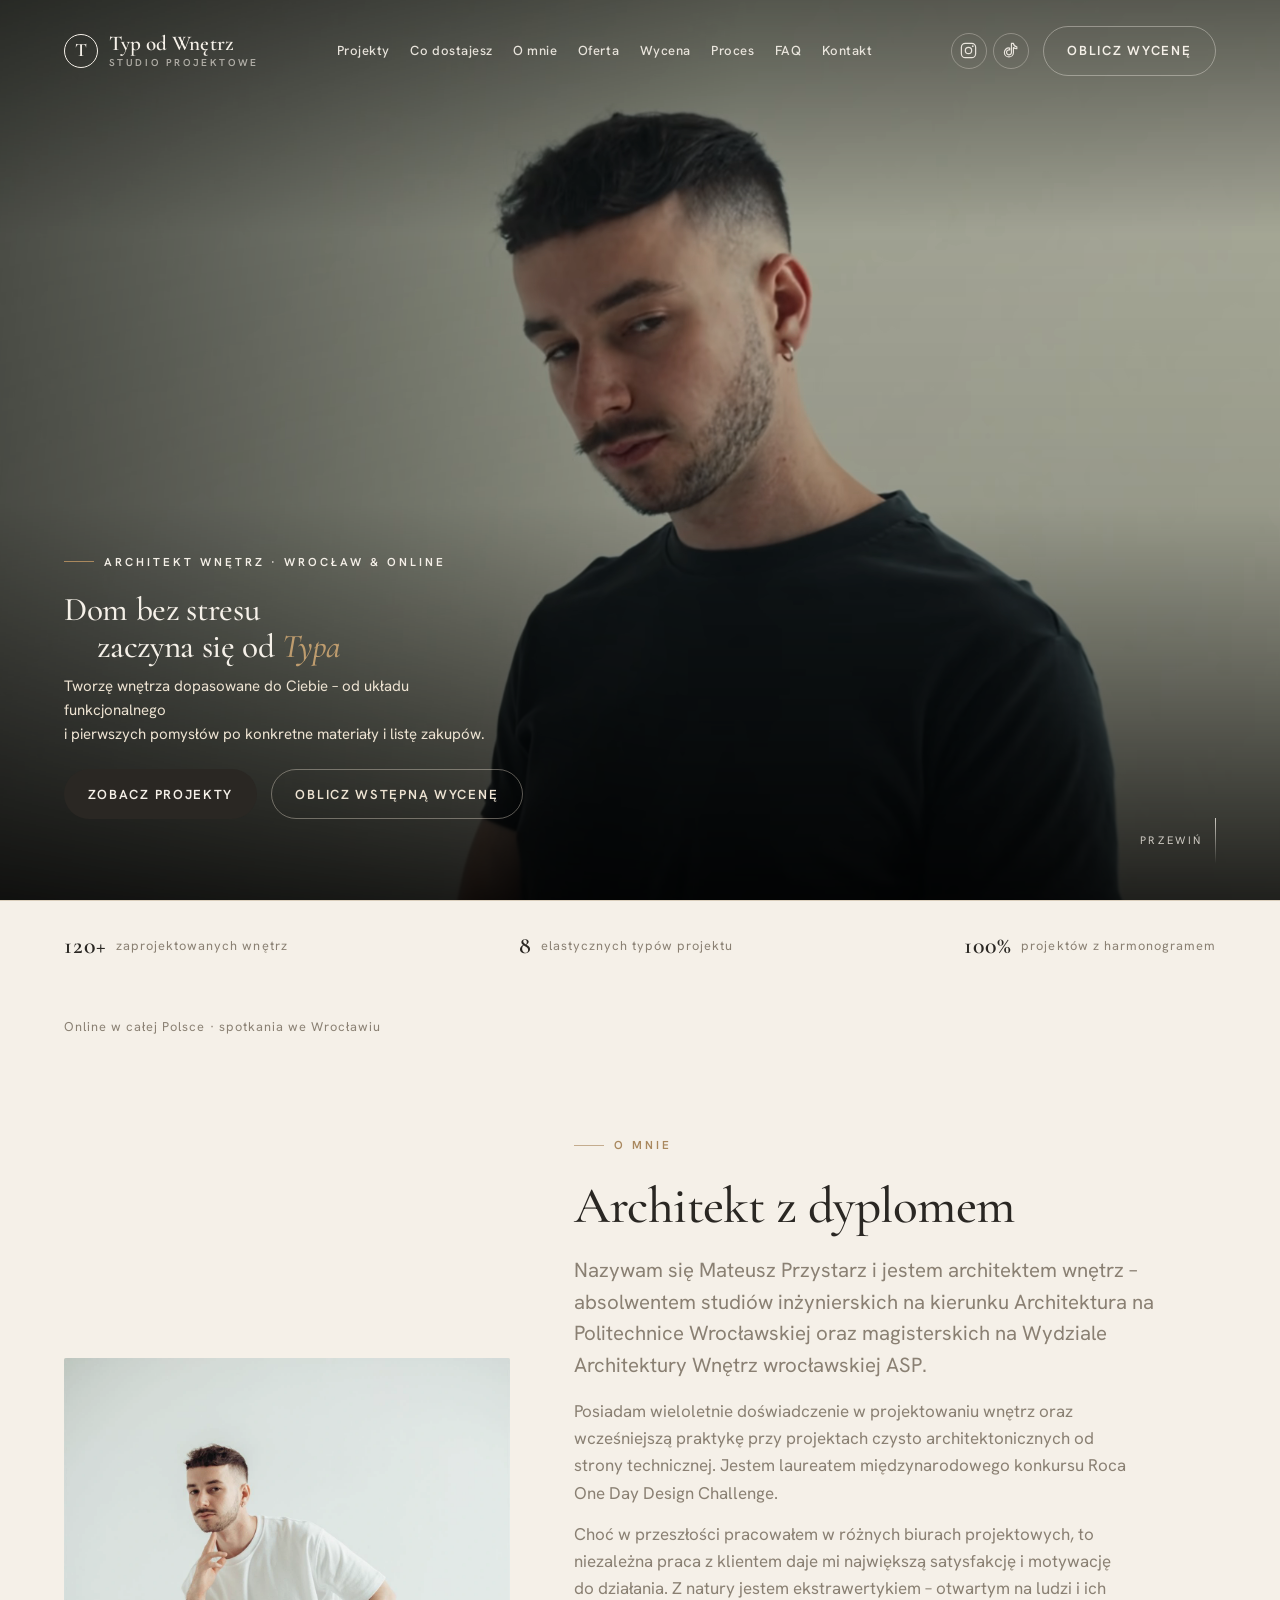
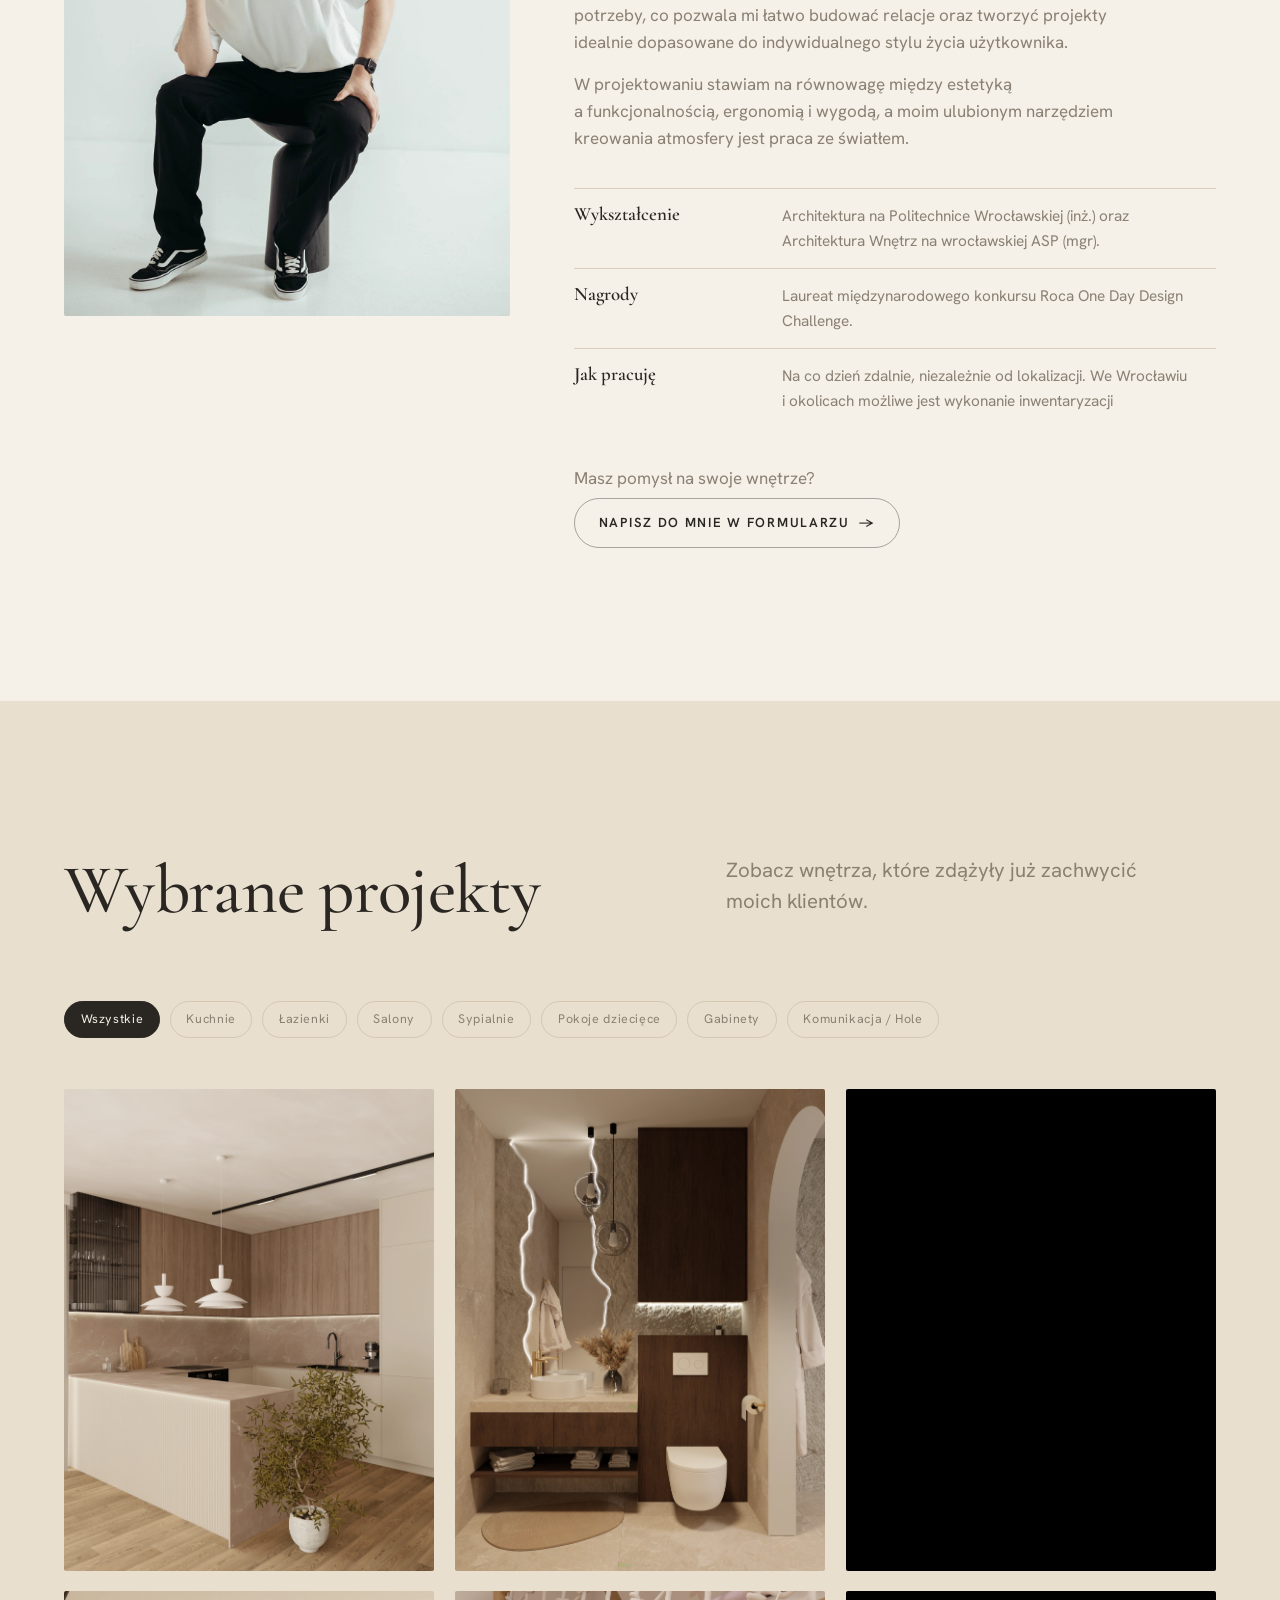
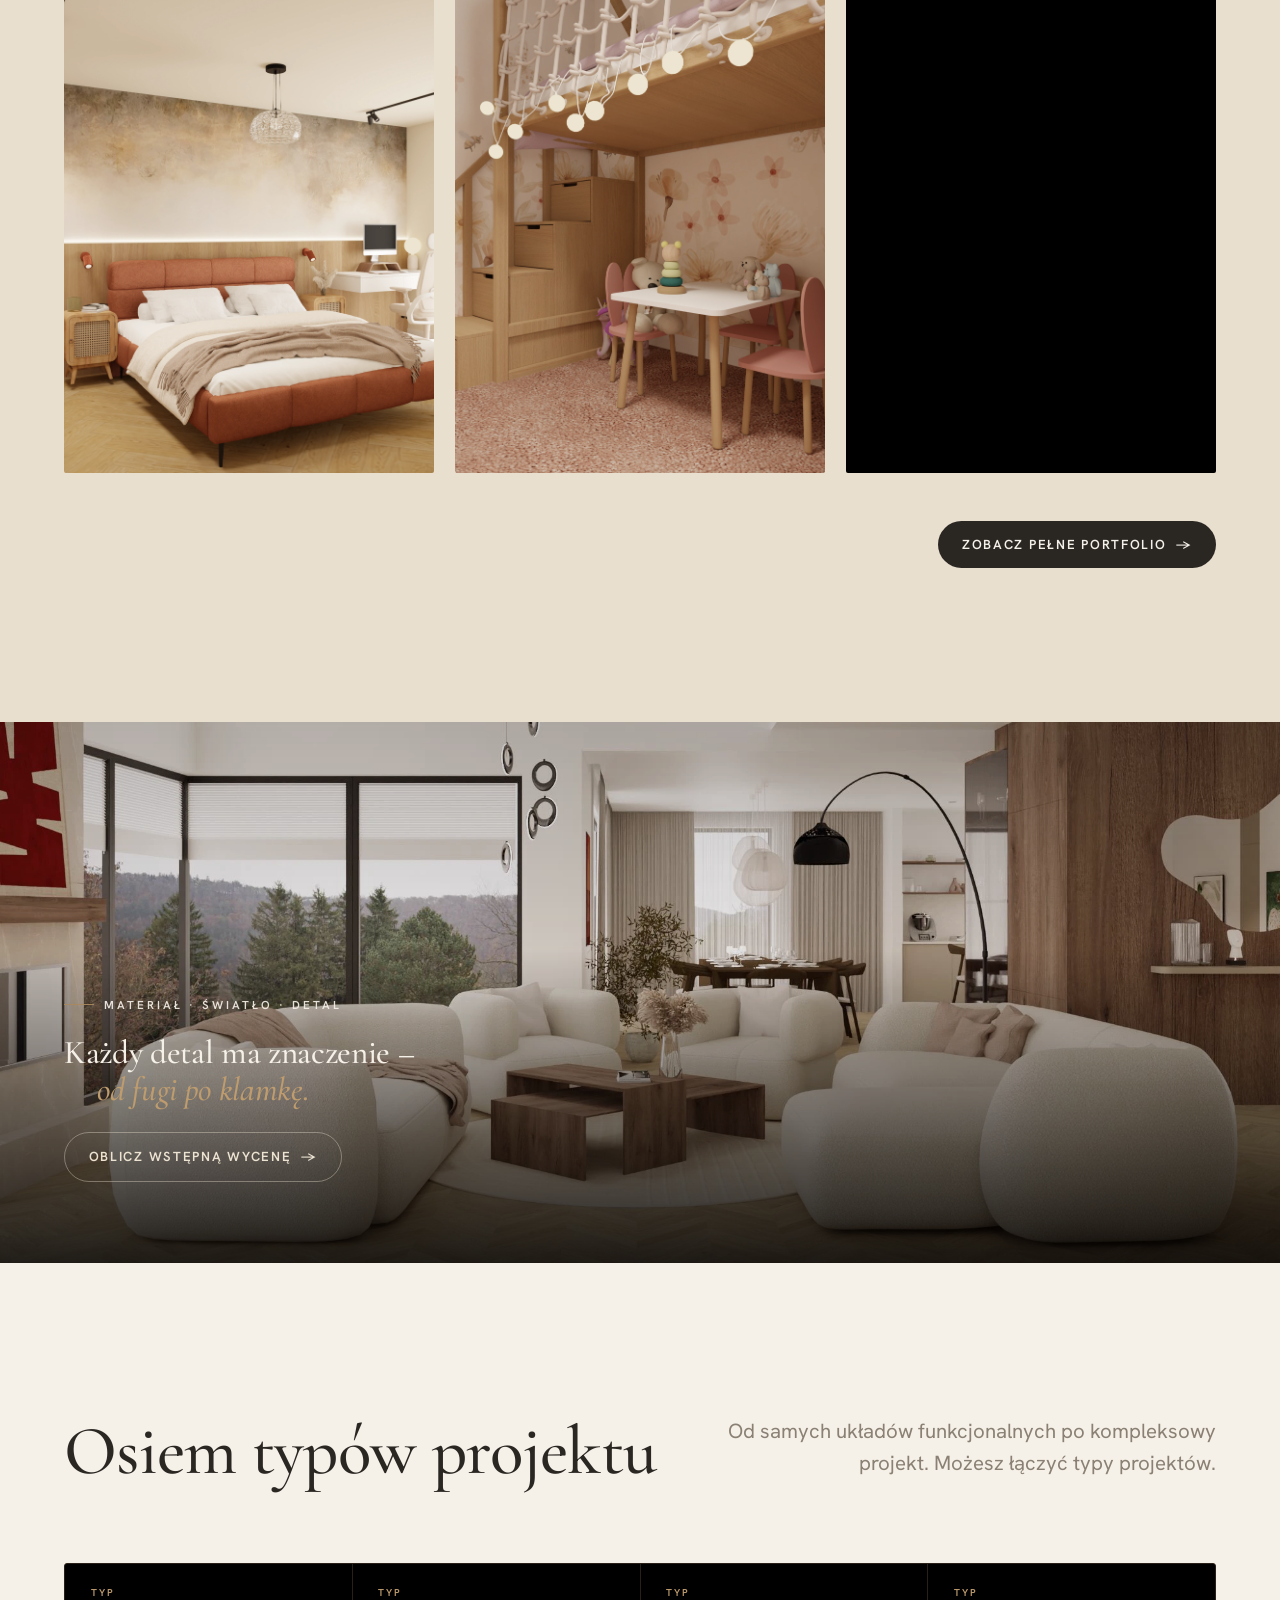
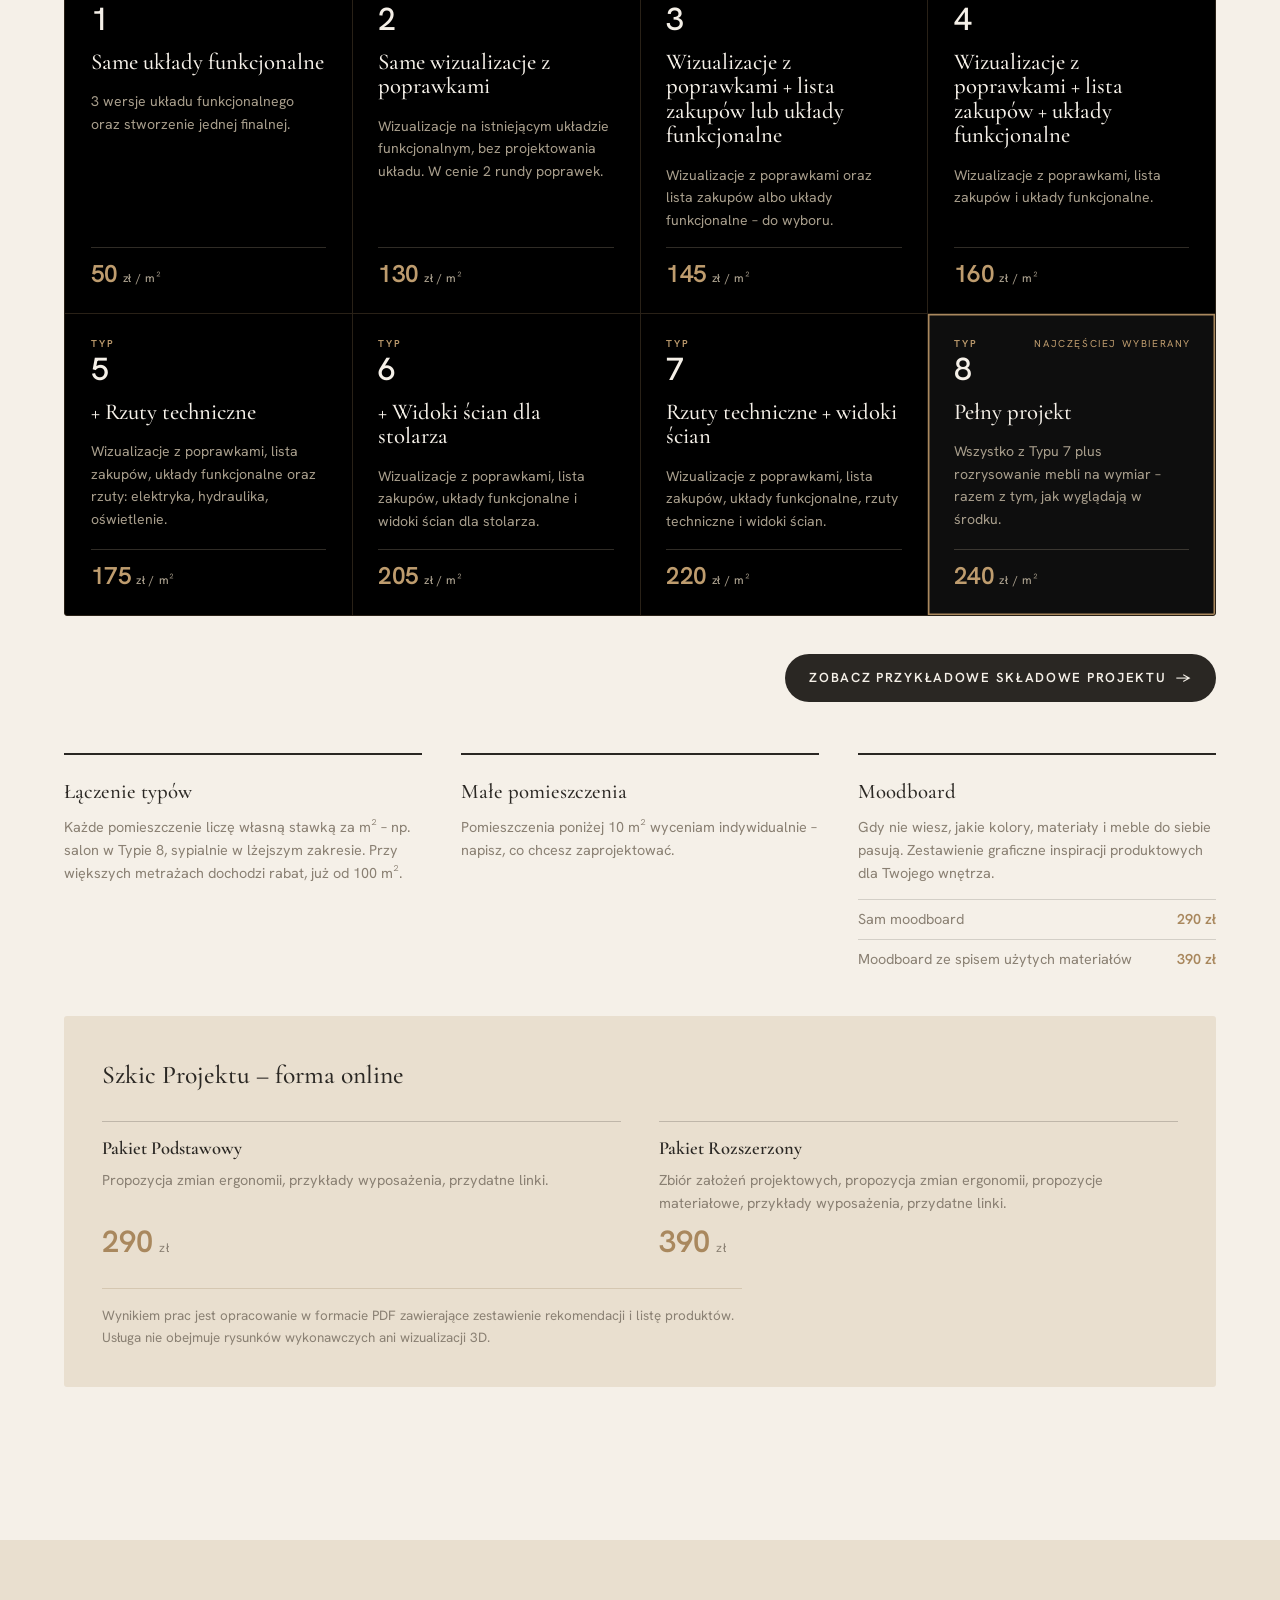
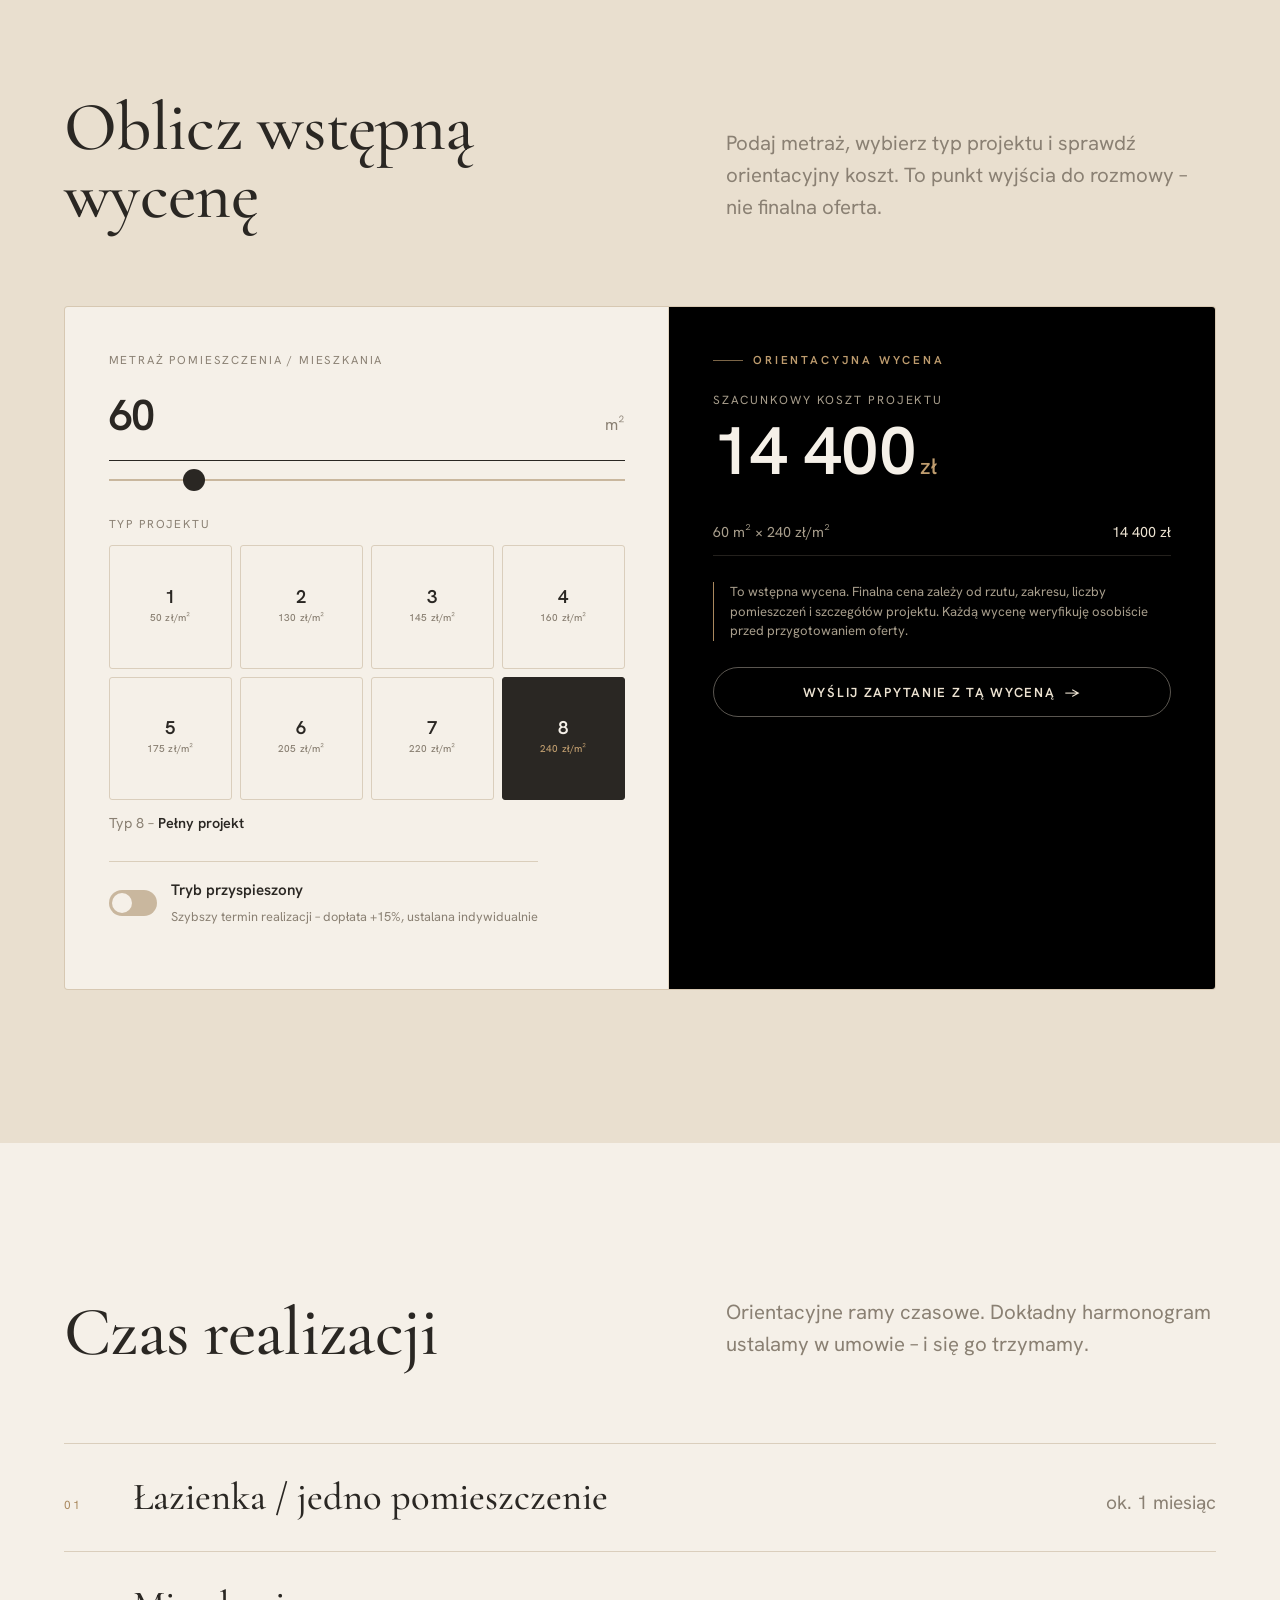
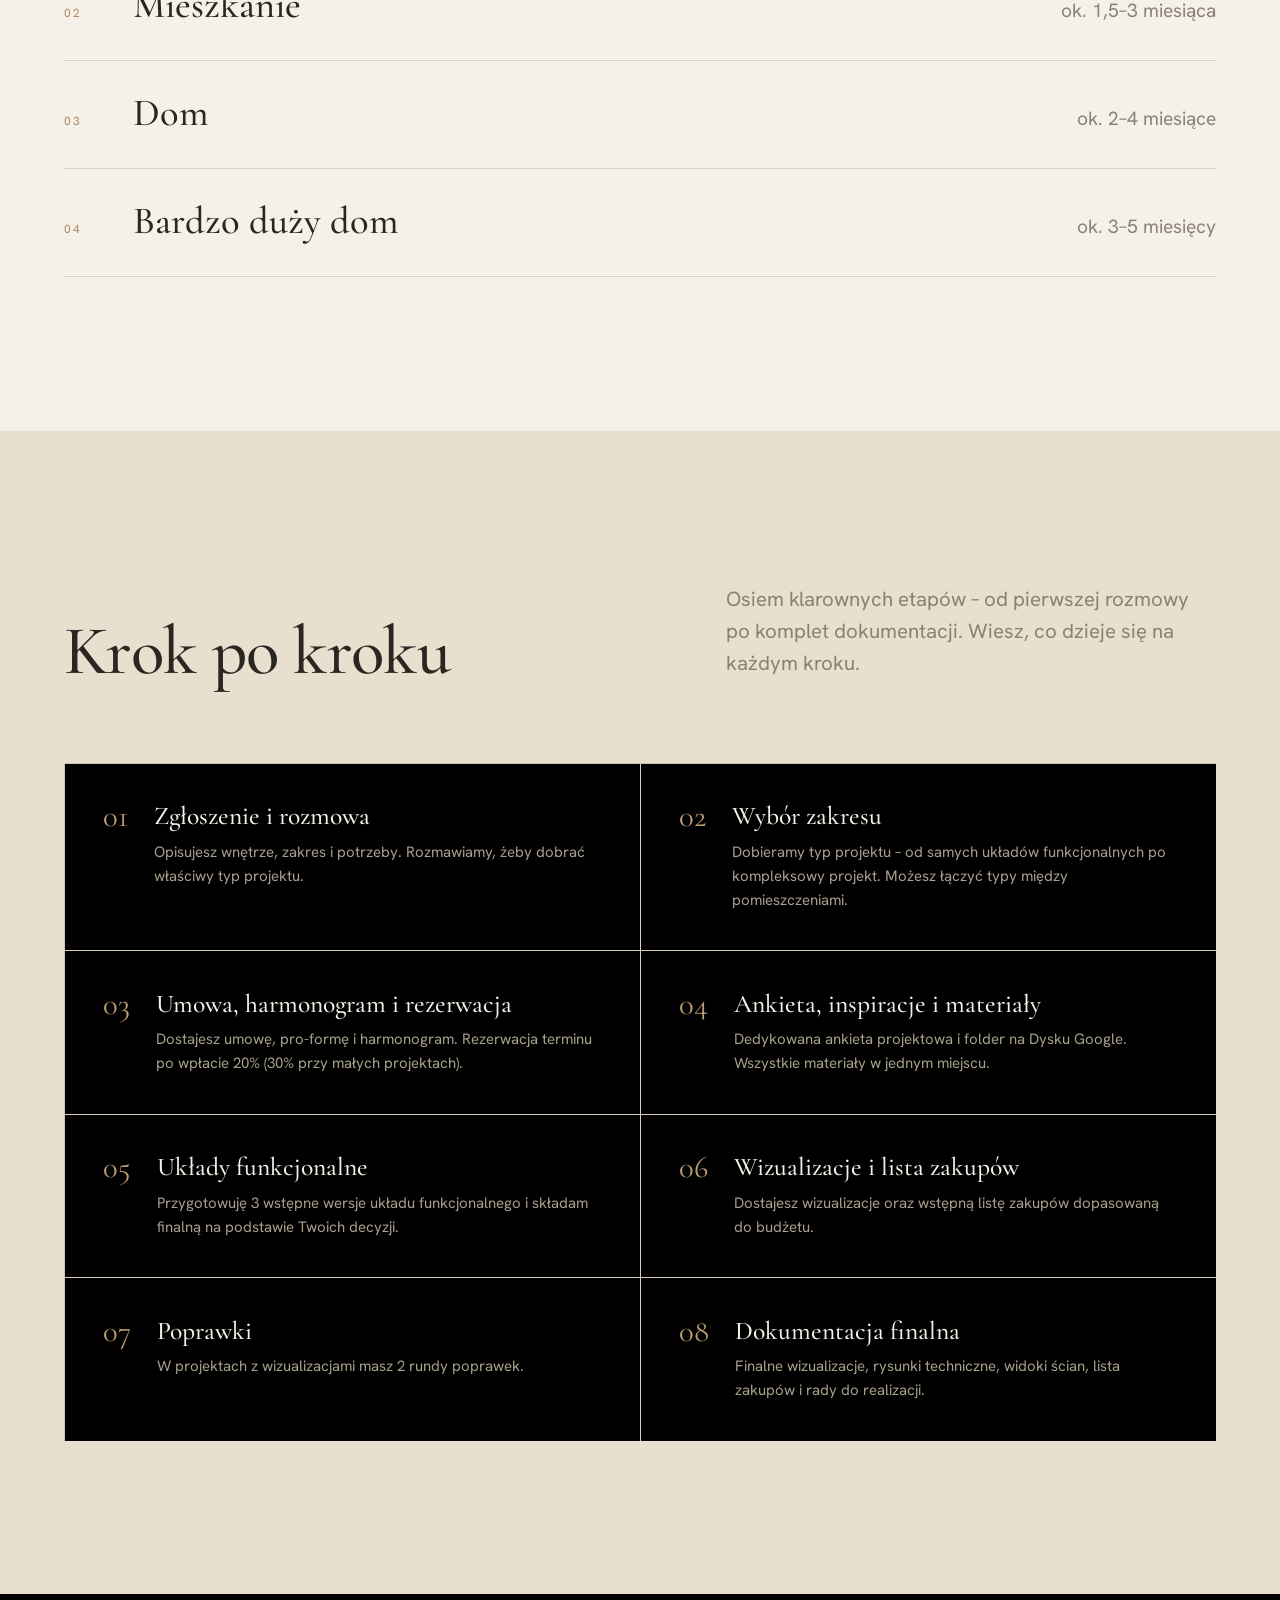
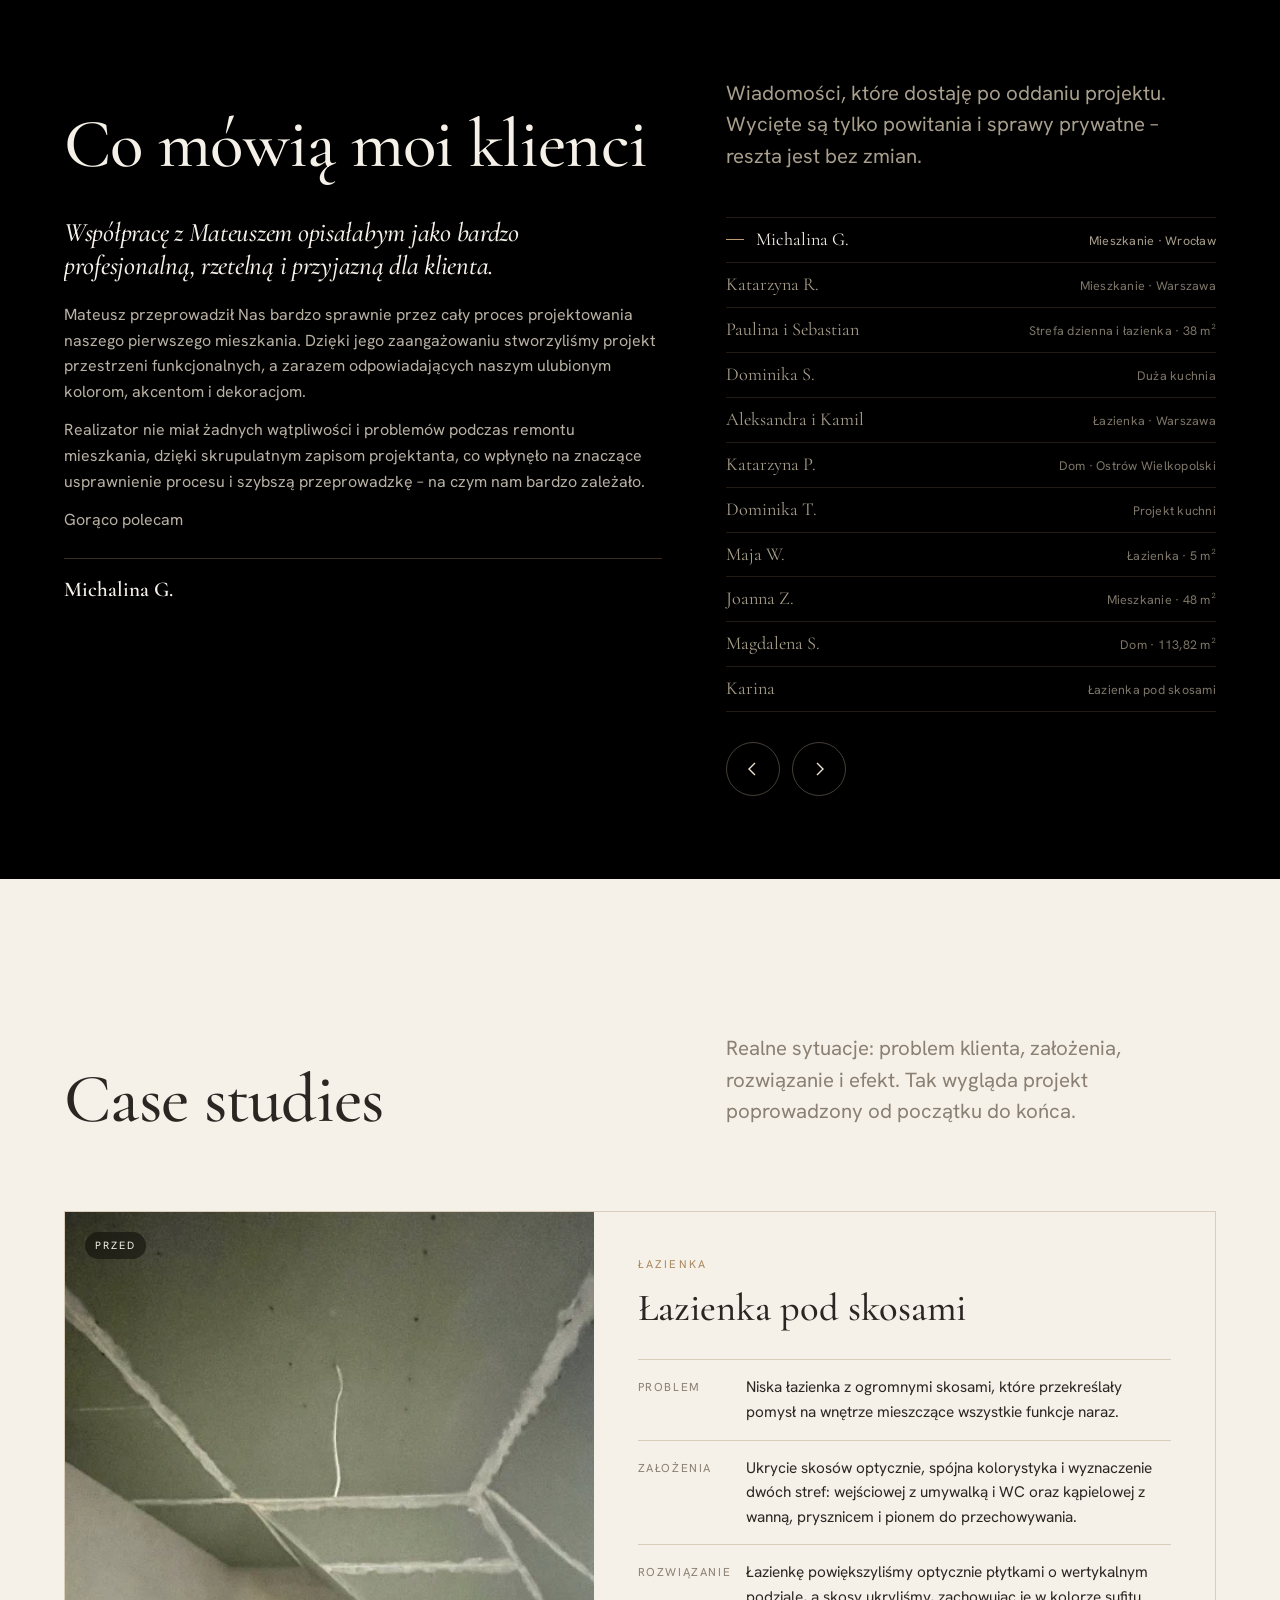
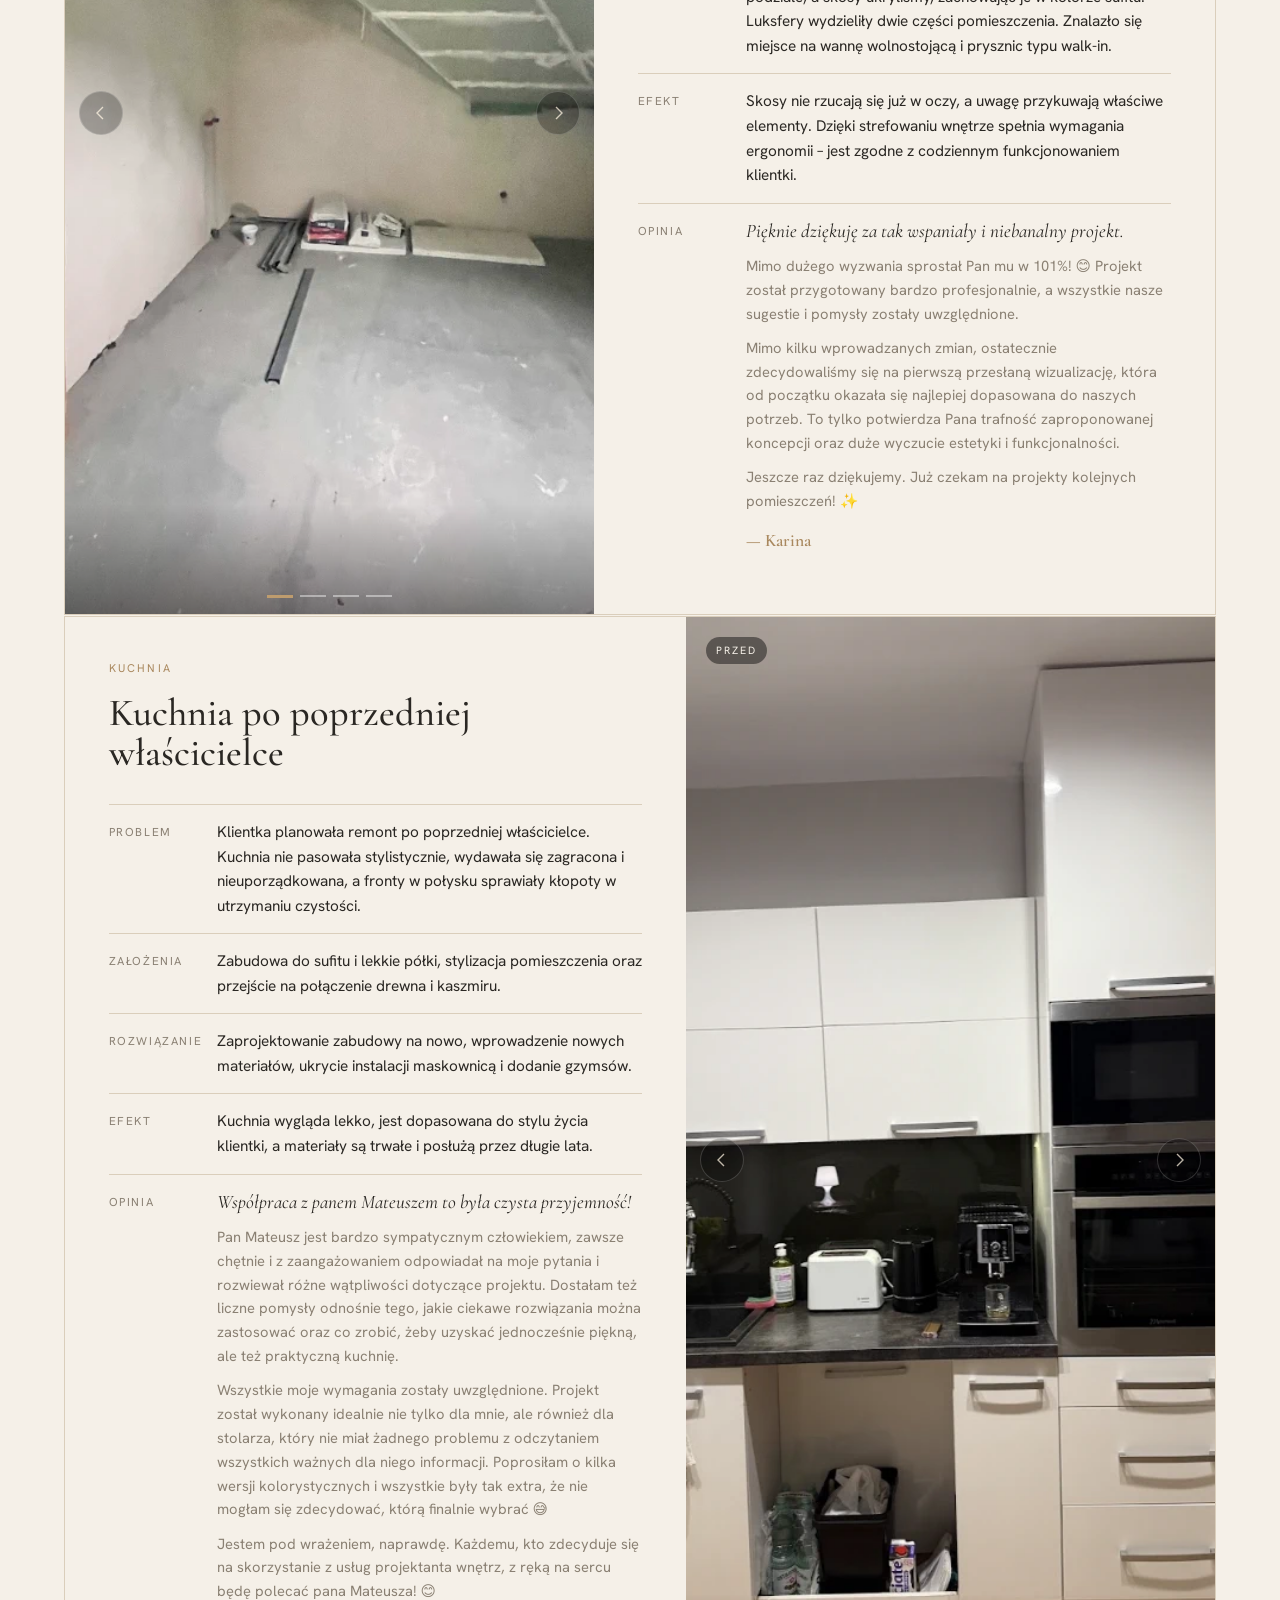
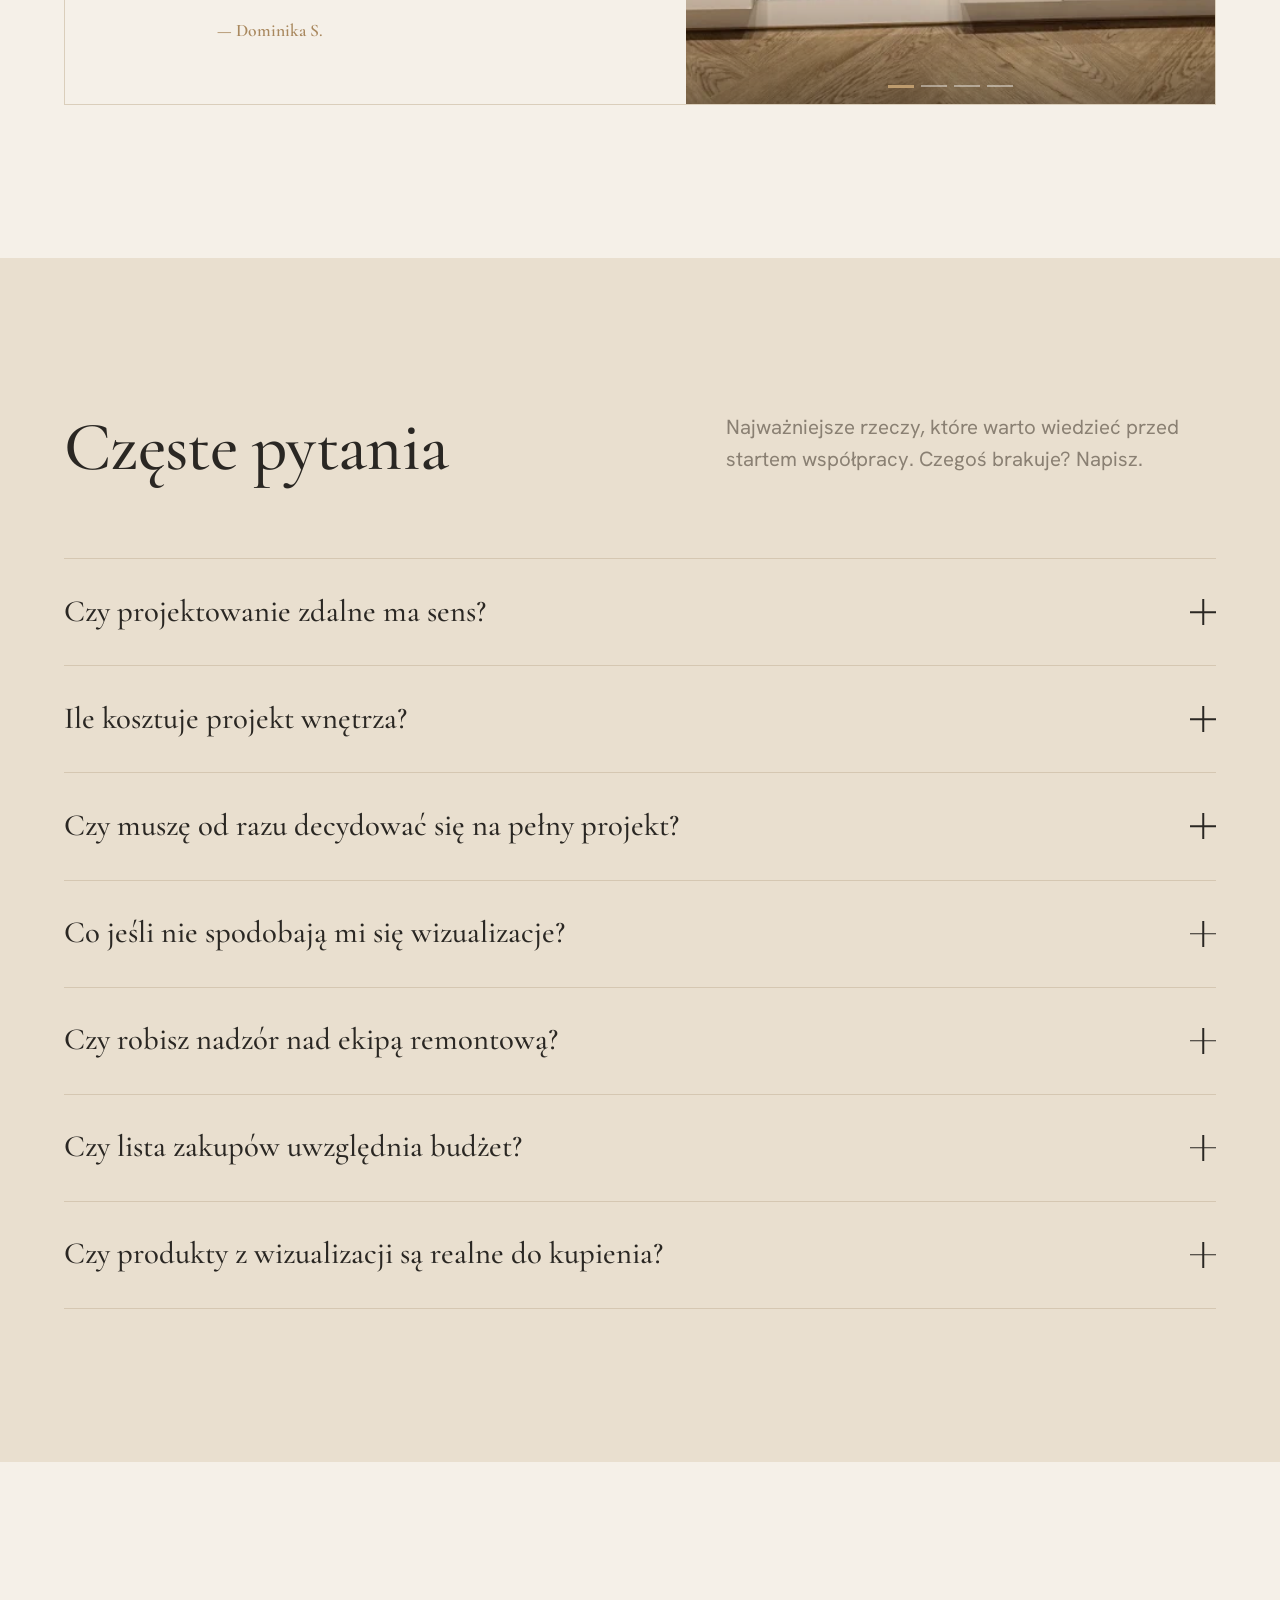
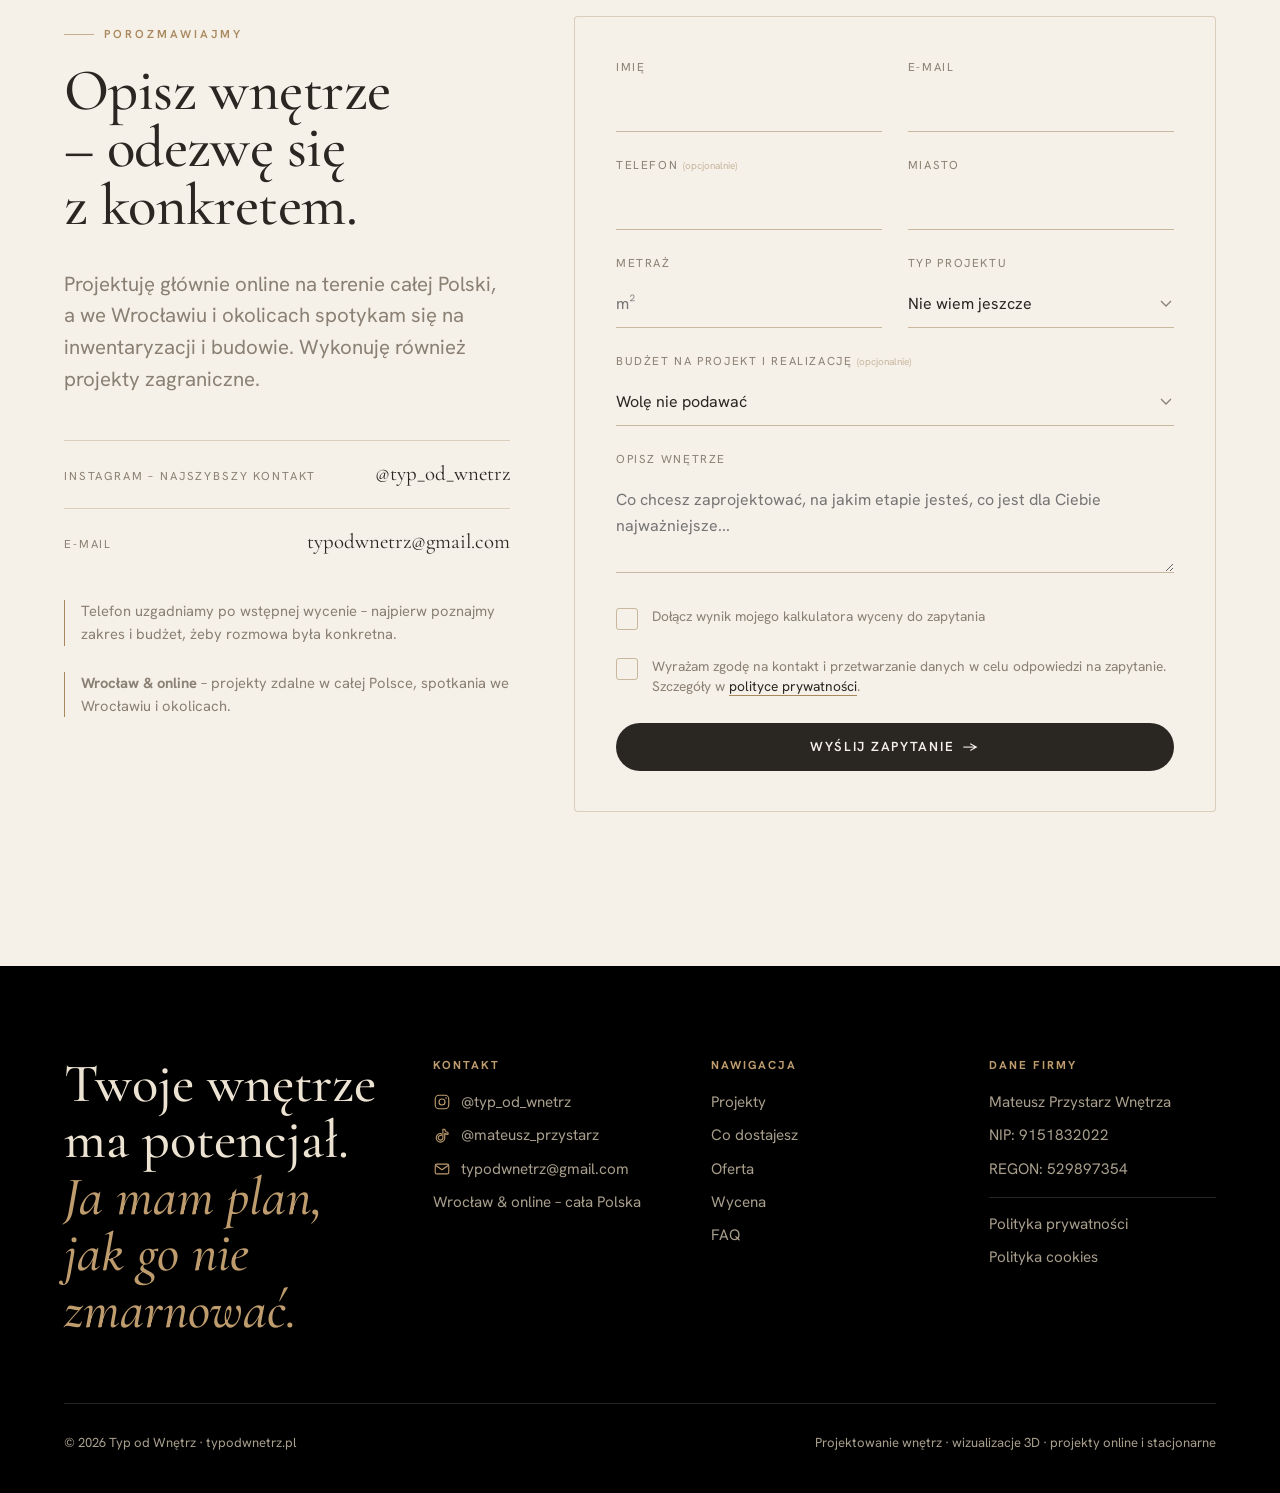
<file: index.html>
<!DOCTYPE html>
<html lang="pl" data-theme="light">
<head>
  <meta charset="UTF-8" />
  <!-- viewport-fit=cover -> na telefonach z „wcięciem" (iPhone) możemy korzystać
       z env(safe-area-inset-*) i nie chować treści pod notchem ani paskiem gestów. -->
  <meta name="viewport" content="width=device-width, initial-scale=1.0, viewport-fit=cover" />
  <script>
    (function () {
      var d = document.documentElement;
      d.classList.add("js");
      // Strona jest JASNA – wersja oryginalna. Motyw jest na stałe jasny:
      // ani parametr ?theme=dark w adresie, ani stare ustawienie zapisane
      // w przeglądarce nie przełączą już strony na ciemną.
      d.setAttribute("data-theme", "light");
    })();
  </script>
  <title>Projektant wnętrz Wrocław i online | Typ od Wnętrz</title>
  <meta name="description" content="Architekt wnętrz – Wrocław i online. Projekty mieszkań i domów w całej Polsce: układy funkcjonalne, wizualizacje 3D, lista zakupów i dokumentacja techniczna." />
  <meta name="theme-color" content="#000000" />
  <!-- Podwójne zabezpieczenie przed „Auto Dark Mode" w Chrome na Androidzie:
       tu, żeby zadziałało zanim wczyta się styles.css (bez mignięcia), i raz
       jeszcze jako color-scheme w :root. Strona jest na stałe jasna. -->
  <meta name="color-scheme" content="light" />
  <link rel="canonical" href="https://typodwnetrz.pl/" />

  <!-- Open Graph -->
  <meta property="og:type" content="website" />
  <meta property="og:locale" content="pl_PL" />
  <meta property="og:site_name" content="Typ od Wnętrz" />
  <meta property="og:title" content="Typ od Wnętrz – projektowanie wnętrz bez chaosu" />
  <meta property="og:description" content="Projekty wnętrz z jasnym harmonogramem, wizualizacjami 3D i listą zakupów. Wrocław i online – cała Polska." />
  <meta property="og:url" content="https://typodwnetrz.pl/" />
  <meta property="og:image" content="https://typodwnetrz.pl/og-image.jpg" />
  <meta property="og:image:width" content="1200" />
  <meta property="og:image:height" content="630" />
  <meta property="og:image:alt" content="Jasny salon z drewnianą podłogą w jodełkę i dużym przeszkleniem" />
  <meta name="twitter:card" content="summary_large_image" />

  <!-- schema.org – firma, właściciel i serwis. Stałe dane stoją tutaj;
       usługi (8 typów z cenami) i FAQPage dokłada app.js z window.OFFER_TYPES
       i window.FAQ, żeby ceny i pytania nie istniały w dwóch miejscach.
       Adres świadomie bez ulicy (tylko miejscowość), bez telefonu i bez godzin.
       priceRange to jedyna cena wpisana ręcznie – zmieniając skrajne stawki
       w data/offer.js, popraw ją też tutaj. -->
  <script type="application/ld+json">
  {
    "@context": "https://schema.org",
    "@graph": [
      {
        "@type": "ProfessionalService",
        "@id": "https://typodwnetrz.pl/#firma",
        "name": "Typ od Wnętrz",
        "legalName": "Mateusz Przystarz Wnętrza",
        "description": "Pracownia architekta wnętrz: projekty mieszkań i domów online w całej Polsce, spotkania i inwentaryzacja we Wrocławiu i okolicach, także projekty zagraniczne.",
        "url": "https://typodwnetrz.pl/",
        "logo": "https://typodwnetrz.pl/apple-touch-icon.png",
        "image": "https://typodwnetrz.pl/og-image.jpg",
        "email": "typodwnetrz@gmail.com",
        "taxID": "9151832022",
        "identifier": { "@type": "PropertyValue", "propertyID": "REGON", "value": "529897354" },
        "address": { "@type": "PostalAddress", "addressLocality": "Wrocław", "addressRegion": "dolnośląskie", "addressCountry": "PL" },
        "areaServed": [
          { "@type": "City", "name": "Wrocław" },
          { "@type": "Country", "name": "Polska" }
        ],
        "founder": { "@id": "https://typodwnetrz.pl/#mateusz-przystarz" },
        "employee": { "@id": "https://typodwnetrz.pl/#mateusz-przystarz" },
        "sameAs": [
          "https://www.instagram.com/typ_od_wnetrz/",
          "https://www.tiktok.com/@mateusz_przystarz"
        ],
        "priceRange": "50–240 zł / m²",
        "knowsAbout": ["projektowanie wnętrz", "wizualizacje 3D", "projekt kuchni", "projekt łazienki", "projekt salonu", "projekt sypialni", "projekt pokoju dziecięcego", "projekt gabinetu", "projekt holu"]
      },
      {
        "@type": "Person",
        "@id": "https://typodwnetrz.pl/#mateusz-przystarz",
        "name": "Mateusz Przystarz",
        "jobTitle": "Architekt wnętrz",
        "image": "https://typodwnetrz.pl/images/about-me.webp",
        "url": "https://typodwnetrz.pl/#o-mnie",
        "worksFor": { "@id": "https://typodwnetrz.pl/#firma" },
        "alumniOf": [
          { "@type": "CollegeOrUniversity", "name": "Politechnika Wrocławska", "sameAs": "https://pwr.edu.pl/" },
          { "@type": "CollegeOrUniversity", "name": "Akademia Sztuk Pięknych im. Eugeniusza Gepperta we Wrocławiu", "sameAs": "https://www.asp.wroc.pl/" }
        ],
        "hasCredential": [
          { "@type": "EducationalOccupationalCredential", "credentialCategory": "degree", "name": "Inżynier, kierunek Architektura", "recognizedBy": { "@type": "CollegeOrUniversity", "name": "Politechnika Wrocławska" } },
          { "@type": "EducationalOccupationalCredential", "credentialCategory": "degree", "name": "Magister, Architektura Wnętrz", "recognizedBy": { "@type": "CollegeOrUniversity", "name": "Akademia Sztuk Pięknych im. Eugeniusza Gepperta we Wrocławiu" } }
        ],
        "award": "Laureat międzynarodowego konkursu Roca One Day Design Challenge",
        "sameAs": ["https://www.tiktok.com/@mateusz_przystarz"]
      },
      {
        "@type": "WebSite",
        "@id": "https://typodwnetrz.pl/#serwis",
        "name": "Typ od Wnętrz",
        "url": "https://typodwnetrz.pl/",
        "inLanguage": "pl-PL",
        "publisher": { "@id": "https://typodwnetrz.pl/#firma" }
      }
    ]
  }
  </script>

  <!-- Ikona karty przegladarki. SVG dla wszystkiego zywego, PNG dla starszego
       Safari, ICO w katalogu glownym zeby /favicon.ico nie konczylo sie 404. -->
  <link rel="icon" href="/favicon.svg" type="image/svg+xml" />
  <link rel="icon" href="/favicon-32.png" sizes="32x32" type="image/png" />
  <link rel="apple-touch-icon" href="/apple-touch-icon.png" />

  <link rel="preconnect" href="https://fonts.googleapis.com" />
  <link rel="preconnect" href="https://fonts.gstatic.com" crossorigin />
  <link href="https://fonts.googleapis.com/css2?family=Cormorant+Garamond:ital,wght@0,400;0,500;0,600;1,400;1,500&family=Hanken+Grotesk:wght@400;500;600;700&display=swap" rel="stylesheet" />
  <link rel="stylesheet" href="styles.css?v=100" />
</head>
<body>

  <!-- ============================ HEADER ============================ -->
  <header class="hdr">
    <div class="wrap hdr__row">
      <a class="logo" href="#top" aria-label="Typ od Wnętrz – strona główna">
        <span class="logo__mark">T</span>
        <span class="logo__txt">Typ od Wnętrz<small>Studio projektowe</small></span>
      </a>
      <nav class="nav" aria-label="Główna nawigacja">
        <a href="portfolio.html">Projekty</a>
        <a href="przykladowy-projekt.html">Co dostajesz</a>
        <a href="#o-mnie">O mnie</a>
        <a href="#oferta">Oferta</a>
        <a href="#wycena">Wycena</a>
        <a href="#proces">Proces</a>
        <a href="#faq">FAQ</a>
        <a href="#kontakt">Kontakt</a>
      </nav>
      <div class="hdr__cta">
        <div class="social" aria-label="Social media">
          <a href="https://www.instagram.com/typ_od_wnetrz/" target="_blank" rel="noopener" aria-label="Instagram – @typ_od_wnetrz" title="Instagram">
            <svg width="19" height="19" viewBox="0 0 24 24" fill="none" aria-hidden="true">
              <rect x="3" y="3" width="18" height="18" rx="5" stroke="currentColor" stroke-width="1.5"/>
              <circle cx="12" cy="12" r="4" stroke="currentColor" stroke-width="1.5"/>
              <circle cx="17.4" cy="6.6" r="1.1" fill="currentColor"/>
            </svg>
          </a>
          <a href="https://www.tiktok.com/@mateusz_przystarz" target="_blank" rel="noopener" aria-label="TikTok – @mateusz_przystarz" title="TikTok">
            <svg width="19" height="19" viewBox="0 0 24 24" fill="none" aria-hidden="true">
              <path d="M13.2 3h2.5a4.9 4.9 0 0 0 4.3 4.3v2.5a7.4 7.4 0 0 1-4.3-1.5v6.1a5.7 5.7 0 1 1-5.7-5.7c.3 0 .6 0 .9.1v2.6a3.1 3.1 0 1 0 2.3 3V3Z" stroke="currentColor" stroke-width="1.5" stroke-linejoin="round"/>
            </svg>
          </a>
        </div>
        <a href="#wycena" class="btn btn--ghost">Oblicz wycenę</a>
      </div>
      <button class="burger" type="button" aria-label="Otwórz menu" aria-controls="mobileMenu" aria-expanded="false">
        <span></span><span></span><span></span>
      </button>
    </div>
  </header>

  <!-- mobile overlay -->
  <div class="mobile" id="mobileMenu" aria-hidden="true" inert>
    <nav class="mobile__nav" aria-label="Menu mobilne">
      <a href="portfolio.html" style="--i:0"><span>01</span> Projekty</a>
      <a href="przykladowy-projekt.html" style="--i:1"><span>02</span> Co dostajesz</a>
      <a href="#o-mnie" style="--i:2"><span>03</span> O mnie</a>
      <a href="#oferta" style="--i:3"><span>04</span> Oferta</a>
      <a href="#wycena" style="--i:4"><span>05</span> Wycena</a>
      <a href="#proces" style="--i:5"><span>06</span> Proces</a>
      <a href="#faq" style="--i:6"><span>07</span> FAQ</a>
      <a href="#kontakt" style="--i:7"><span>08</span> Kontakt</a>
    </nav>
    <!-- CTA „Oblicz wycenę" z paska nagłówka jest na telefonie ukryte,
         więc jego odpowiednik siedzi w menu – żeby najważniejsza akcja
         była zawsze o jedno tapnięcie stąd. -->
    <a href="#wycena" class="btn btn--ghost btn--on-dark mobile__cta">Oblicz wstępną wycenę <span class="arr">→</span></a>
    <div class="mobile__foot">
      <span>Wrocław &amp; online – cała Polska</span>
    </div>
  </div>

  <main id="top">

    <!-- ============================ HERO ============================ -->
    <section class="hero" aria-label="Wprowadzenie">
      <div class="hero__media">
        <!-- poster = pierwsza klatka pliku desktopowego (ffmpeg -vframes 1, WebP, 5 kB).
             Bez niego hero jest płaską czernią, dopóki nie dojedzie wideo - a na tej
             czerni główne CTA („Zobacz projekty", tło #2A2723) jest praktycznie
             niewidoczne. object-fit: cover z .hero__video obejmuje też poster. -->
        <video class="hero__video" id="heroVideo" autoplay muted loop playsinline preload="auto" disablepictureinpicture aria-hidden="true" tabindex="-1"
               poster="images/hero-poster.webp"
               data-src="images/hero-video.mp4"
               data-src-mobile="images/hero-video-phone-resolution.mp4"
               data-src-av1="images/hero-video-av1.mp4"
               data-src-mobile-av1="images/hero-video-phone-resolution-av1.mp4"></video>
        <script>
          /* Cztery pliki, POBIERANY JEST DOKŁADNIE JEDEN. Wybór ma dwie osie:

             1. EKRAN – telefon dostaje lżejszy kadr (720x1280) zamiast 2560x1440.
             2. KODEK – AV1 waży przy tej samej jakości kilka razy mniej niż H.264
                (26 MB -> 2,95 MB na desktopie, 7,5 MB -> 1,35 MB na telefonie;
                VMAF ~97), ale nie każda przeglądarka go zna. Kto nie zna, dostaje
                nietknięty plik H.264 – ten sam, co zawsze, bit w bit.

                                     H.264                AV1
               desktop            25,90 MB              2,95 MB
               telefon             7,46 MB              1,35 MB

             Wybór robimy TUTAJ, tuż za elementem <video> i przed jakimkolwiek
             innym skryptem – dzięki temu przeglądarka pobiera od razu właściwy
             plik, a nie dwa. Nie używamy <source>, bo przy wyborze po rozmiarze
             ekranu część przeglądarek ignoruje atrybut media i tak czy owak
             ściągnęłaby wersję desktopową; skoro i tak wybieramy w JS, kodek
             dokładamy w tym samym miejscu. */
          (function () {
            var v = document.getElementById("heroVideo");
            if (!v) return;
            // Wąski ekran ALBO telefon obrócony na bok (niski ekran + palec zamiast
            // myszy) – w obu przypadkach nie chcemy zrzucać na komórkę 26 MB.
            var phone = window.matchMedia(
              "(max-width: 820px), (orientation: landscape) and (max-height: 560px) and (pointer: coarse)"
            ).matches;
            // Ciąg kodeka: av01.<profil>.<poziom><tier>.<bity>. Poziom różni się
            // między plikami (5.0 na desktopie, 3.1 na telefonie), więc pytamy
            // o ten, który faktycznie zamierzamy pobrać. Pusta odpowiedź = nie umie.
            var av1 = v.canPlayType(
              'video/mp4; codecs="' + (phone ? "av01.0.05M.08" : "av01.0.12M.08") + '"'
            ) !== "";
            v.src = phone
              ? (av1 ? v.dataset.srcMobileAv1 : v.dataset.srcMobile)
              : (av1 ? v.dataset.srcAv1 : v.dataset.src);
          })();
        </script>
      </div>
      <div class="hero__inner wrap">
        <span class="kicker hero__kicker" data-anim style="--d:0.1">Architekt wnętrz · Wrocław &amp; online</span>
        <h1 class="display" data-anim style="--d:0.2">
          Dom bez stresu<br />
          <span class="indent">zaczyna się od<em> Typa</em></span>
        </h1>
        <div class="hero__bottom">
          <!-- jedno zdanie = jeden akapit; <br> wymusza łamanie w wybranym miejscu -->
          <p class="hero__sub" data-anim style="--d:0.34">
            Tworzę wnętrza dopasowane do Ciebie – od układu funkcjonalnego<br />
            i pierwszych pomysłów po konkretne materiały i listę zakupów.
          </p>
          <div class="hero__actions" data-anim style="--d:0.44">
            <a href="#projekty" class="btn btn--solid">Zobacz projekty</a>
            <a href="#wycena" class="btn btn--ghost btn--on-dark">Oblicz wstępną wycenę</a>
          </div>
        </div>
      </div>
      <a href="#o-mnie" class="hero__scroll" aria-label="Przewiń w dół"><span>Przewiń</span><i></i></a>
    </section>

    <!-- trust strip -->
    <div class="trust">
      <div class="wrap">
        <span><b>120+</b> zaprojektowanych wnętrz</span>
        <span><b>8</b> elastycznych typów projektu</span>
        <span><b>100%</b> projektów z harmonogramem</span>
        <span>Online w całej Polsce · spotkania we Wrocławiu</span>
      </div>
    </div>

    <!-- ============================ O MNIE ============================ -->
    <section class="section" id="o-mnie">
      <div class="wrap">
        <div class="about">
          <div class="about__media" data-reveal>
            <img src="images/about-me.webp" width="1200" height="1500" loading="lazy" decoding="async" alt="Mateusz Przystarz, architekt wnętrz – Typ od Wnętrz" />
          </div>
          <div class="about__body" data-reveal data-reveal-stagger>
            <span class="kicker">O&nbsp;mnie</span>
            <h2 class="display">Architekt z&nbsp;dyplomem</h2>
            <p class="lead">Nazywam się Mateusz Przystarz i&nbsp;jestem architektem wnętrz – absolwentem studiów inżynierskich na kierunku Architektura na Politechnice Wrocławskiej oraz magisterskich na Wydziale Architektury Wnętrz wrocławskiej ASP.</p>
            <p class="about__txt">Posiadam wieloletnie doświadczenie w&nbsp;projektowaniu wnętrz oraz wcześniejszą praktykę przy projektach czysto architektonicznych od strony technicznej. Jestem laureatem międzynarodowego konkursu Roca One Day Design Challenge.</p>
            <p class="about__txt">Choć w&nbsp;przeszłości pracowałem w&nbsp;różnych biurach projektowych, to niezależna praca z&nbsp;klientem daje mi największą satysfakcję i&nbsp;motywację do działania. Z&nbsp;natury jestem ekstrawertykiem – otwartym na ludzi i&nbsp;ich potrzeby, co pozwala mi łatwo budować relacje oraz tworzyć projekty idealnie dopasowane do indywidualnego stylu życia użytkownika.</p>
            <p class="about__txt">W&nbsp;projektowaniu stawiam na równowagę między estetyką a&nbsp;funkcjonalnością, ergonomią i&nbsp;wygodą, a&nbsp;moim ulubionym narzędziem kreowania atmosfery jest praca ze światłem.</p>
            <ul class="about__points">
              <li><b>Wykształcenie</b><span>Architektura na Politechnice Wrocławskiej (inż.) oraz Architektura Wnętrz na wrocławskiej ASP (mgr).</span></li>
              <li><b>Nagrody</b><span>Laureat międzynarodowego konkursu Roca One Day Design Challenge.</span></li>
              <li><b>Jak pracuję</b><span>Na co dzień zdalnie, niezależnie od lokalizacji. We Wrocławiu i&nbsp;okolicach możliwe jest wykonanie inwentaryzacji</span></li>
            </ul>
            <p class="about__txt">Masz pomysł na swoje wnętrze?</p>
            <a href="#kontakt" class="btn btn--ghost about__cta">Napisz do mnie w&nbsp;formularzu <span class="arr">→</span></a>
          </div>
        </div>
      </div>
    </section>

    <!-- ============================ PORTFOLIO ============================ -->
    <section class="section section--panel" id="projekty">
      <div class="wrap">
        <div class="shead" data-reveal>
          <h2 class="display">Wybrane projekty</h2>
          <p class="lead">Zobacz wnętrza, które zdążyły już zachwycić moich klientów.</p>
        </div>
        <div class="pf__filter" id="pfFilter"></div>
        <div class="pf__grid" id="pfGrid"></div>
        <div class="pf__more">
          <a href="portfolio.html" class="btn btn--solid">Zobacz pełne portfolio <span class="arr">→</span></a>
        </div>
      </div>
    </section>

    <!-- ============================ BANNER (full-bleed) ============================ -->
    <section class="banner" aria-label="Materiał, światło, detal">
      <img class="banner__img" src="images/detal-photo.webp" width="2000" height="845" loading="lazy" decoding="async" alt="Jasny salon z drewnianą podłogą w jodełkę i dużym przeszkleniem" />
      <div class="banner__inner wrap">
        <span class="kicker">Materiał · światło · detal</span>
        <h2 class="display">Każdy detal ma znaczenie –<br /><span class="indent"><em>od fugi po klamkę.</em></span></h2>
        <a href="#wycena" class="btn btn--ghost btn--on-dark">Oblicz wstępną wycenę <span class="arr">→</span></a>
      </div>
    </section>

    <!-- ============================ OFERTA ============================ -->
    <section class="section" id="oferta">
      <div class="wrap">
        <div class="shead" data-reveal>
          <h2 class="display">Osiem typów projektu</h2>
          <p class="lead offer__lead">Od samych układów funkcjonalnych po kompleksowy projekt. Możesz łączyć typy projektów.</p>
        </div>
        <div class="offer__grid" id="offerGrid"></div>
        <!-- Odnośnik do podstrony z przykładowymi plikami stoi tuż pod kaflami
             typów, bo to ich składowe pokazuje. Dokłada go app.js i tylko
             wtedy, gdy window.SAMPLES coś zawiera - inaczej wiódłby w pustkę. -->
        <div class="offer__more" id="offerSamples"></div>
        <!-- Trzy notki w jednym rzędzie: Łączenie typów | Małe pomieszczenia |
             Moodboard. Szkic Projektu ma własny panel niżej, więc nie wchodzi
             do tego rzędu (inaczej robiłyby się dwa rzędy po dwa). -->
        <div class="offer__note" data-reveal data-reveal-stagger>
          <!-- Ten kafelek NIE powtarza „możesz łączyć typy" ze zdania nad tabelą -
               tłumaczy, jak to policzyć. Próg rabatu wstrzykuje app.js z
               window.PRICING (tak samo jak #rushPct), żeby liczba nie
               rozjechała się z kalkulatorem. -->
          <div><h4>Łączenie typów</h4><p>Każde pomieszczenie liczę własną stawką za m² – np. salon w Typie 8, sypialnie w lżejszym zakresie. Przy większych metrażach dochodzi rabat, już od <span id="discFrom">100</span> m².</p></div>
          <div><h4>Małe pomieszczenia</h4><p>Pomieszczenia poniżej 10 m² wyceniam indywidualnie – napisz, co chcesz zaprojektować.</p></div>
          <!-- Moodboard: osobna usługa ryczałtowa, ale na tyle krótka, że
               mieści się w notce - treść i ceny renderuje app.js z
               window.MOODBOARD. -->
          <div id="moodboard"></div>
        </div>
        <!-- Szkic Projektu wyszedł z rzędu notek do własnego bloku: to nie jest
             już jednozdaniowy przypis, tylko osobna usługa z dwoma pakietami
             i cenami. Treść i ceny renderuje app.js z window.SKETCH. -->
        <div class="sketch" id="sketch" data-reveal></div>
      </div>
    </section>

    <!-- ============================ KALKULATOR ============================ -->
    <section class="section section--panel" id="wycena">
      <div class="wrap">
        <div class="shead" data-reveal>
          <h2 class="display">Oblicz wstępną wycenę</h2>
          <p class="lead">Podaj metraż, wybierz typ projektu i sprawdź orientacyjny koszt. To punkt wyjścia do rozmowy – nie finalna oferta.</p>
        </div>

        <div class="calc" data-reveal>
          <!-- form -->
          <div class="calc__form">
            <div class="field">
              <label for="area">Metraż pomieszczenia / mieszkania</label>
              <div class="area-input">
                <input id="area" type="number" inputmode="numeric" min="0" max="400" value="60" aria-label="Metraż w metrach kwadratowych" />
                <span>m²</span>
              </div>
              <!-- max ten sam co w polu liczbowym wyżej: przy 300 wpisanie 350 zostawiało
                   suwak na 300, a stan kalkulatora na 350 - pierwsze dotknięcie suwaka
                   skokowo zmieniało wycenę. -->
              <input id="areaRange" class="range" type="range" min="0" max="400" step="1" value="60" aria-label="Suwak metrażu" />
            </div>

            <div class="field">
              <label>Typ projektu</label>
              <div class="types" id="types" role="group" aria-label="Wybór typu projektu"></div>
              <p class="types__name" id="typeName"></p>
            </div>

            <button class="toggle" id="rushToggle" type="button" aria-pressed="false">
              <span class="toggle__sw"></span>
              <!-- procent wypełnia app.js z window.PRICING.rushSurcharge — nie wpisuj go na sztywno -->
              <span class="toggle__txt"><b>Tryb przyspieszony</b><span>Szybszy termin realizacji – dopłata +<span id="rushPct">15</span>%, ustalana indywidualnie</span></span>
            </button>
          </div>

          <!-- output -->
          <div class="calc__out">
            <span class="kicker">Orientacyjna wycena</span>

            <div id="outMain">
              <div class="out__label" style="margin-top:22px">Szacunkowy koszt projektu</div>
              <div class="out__price"><span class="val" id="outVal">0</span><span class="cur">zł</span></div>
              <div class="out__rows" id="outRows"></div>
              <p class="disclaimer">To wstępna wycena. Finalna cena zależy od rzutu, zakresu, liczby pomieszczeń i szczegółów projektu. Każdą wycenę weryfikuję osobiście przed przygotowaniem oferty.</p>
              <div class="calc__cta">
                <button class="btn btn--on-dark btn--ghost" id="outCta" type="button">Wyślij zapytanie z tą wyceną <span class="arr">→</span></button>
              </div>
            </div>

            <div id="outSmall" class="calc__small is-hidden">
              <b>Pomieszczenia poniżej 10 m² wyceniam indywidualnie</b><br />
              Napisz, co chcesz zaprojektować, a przygotuję konkretną propozycję dopasowaną do Twojej przestrzeni i budżetu.
            </div>
          </div>
        </div>
      </div>
    </section>

    <!-- ============================ CZAS REALIZACJI ============================ -->
    <section class="section" id="czas">
      <div class="wrap">
        <div class="shead" data-reveal>
          <h2 class="display">Czas realizacji</h2>
          <p class="lead">Orientacyjne ramy czasowe. Dokładny harmonogram ustalamy w umowie – i się go trzymamy.</p>
        </div>
        <div class="timeline" id="timeline" data-reveal></div>
      </div>
    </section>

    <!-- ============================ PROCES ============================ -->
    <section class="section section--panel" id="proces">
      <div class="wrap">
        <div class="shead" data-reveal>
          <h2 class="display">Krok po kroku</h2>
          <p class="lead">Osiem klarownych etapów – od pierwszej rozmowy po komplet dokumentacji. Wiesz, co dzieje się na każdym kroku.</p>
        </div>
        <div class="proc__grid" id="procGrid" data-reveal data-reveal-stagger></div>
      </div>
    </section>

    <!-- ============================ OPINIE ============================ -->
    <section class="section section--dark section--tight" id="opinie">
      <div class="wrap">
        <div class="shead" data-reveal>
          <h2 class="display">Co mówią moi klienci</h2>
          <p class="lead">Wiadomości, które dostaję po oddaniu projektu. Wycięte są tylko powitania i sprawy prywatne – reszta jest bez zmian.</p>
        </div>
        <div class="rev" data-reveal>
          <div class="rev__col">
            <!-- wysokość tego okna ustawia app.js pod aktywny slajd - wiadomości
                 mają różną długość, a bez tego wszystkie rosłyby do najdłuższej -->
            <div class="rev__view" id="revView">
              <div class="rev__track" id="revTrack"></div>
            </div>
            <!-- widoczne tylko na wąskich ekranach (patrz .rev__hint w styles.css) -->
            <p class="rev__hint">Przesuń palcem, aby zobaczyć kolejną opinię</p>
          </div>
          <!-- Prawa kolumna: spis nadawców (nawigacja slidera, a przy okazji
               widać, ile tych wiadomości jest) i pod nim strzałki. Strzałki
               są tu, bo pod wiadomością dokładały sekcji ~100 px wysokości,
               a obok spisu mieszczą się w miejscu, które i tak jest puste.
               Na wąskim ekranie CSS odwraca kolejność: najpierw strzałki,
               potem listwa znaczników. Spis wypełnia app.js z window.REVIEWS. -->
          <div class="rev__side">
            <ul class="rev__index" id="revIndex" aria-label="Wybierz opinię"></ul>
            <div class="rev__nav">
              <button id="revPrev" aria-label="Poprzednia opinia"><svg width="20" height="20" viewBox="0 0 20 20" fill="none"><path d="M12 4l-6 6 6 6" stroke="currentColor" stroke-width="1.4"/></svg></button>
              <button id="revNext" aria-label="Następna opinia"><svg width="20" height="20" viewBox="0 0 20 20" fill="none"><path d="M8 4l6 6-6 6" stroke="currentColor" stroke-width="1.4"/></svg></button>
            </div>
          </div>
        </div>
      </div>
    </section>

    <!-- ============================ CASE STUDIES ============================ -->
    <section class="section" id="case">
      <div class="wrap">
        <div class="shead" data-reveal>
          <h2 class="display">Case studies</h2>
          <p class="lead">Realne sytuacje: problem klienta, założenia, rozwiązanie i efekt. Tak wygląda projekt poprowadzony od początku do końca.</p>
        </div>
        <div class="cs" id="csList"></div>
      </div>
    </section>

    <!-- ============================ FAQ ============================ -->
    <section class="section section--panel" id="faq">
      <div class="wrap">
        <div class="shead" data-reveal>
          <h2 class="display">Częste pytania</h2>
          <p class="lead">Najważniejsze rzeczy, które warto wiedzieć przed startem współpracy. Czegoś brakuje? Napisz.</p>
        </div>
        <div class="faq" id="faqList" data-reveal></div>
      </div>
    </section>

    <!-- ============================ KONTAKT ============================ -->
    <section class="section" id="kontakt">
      <div class="wrap">
        <div class="contact">
          <aside class="contact__aside" data-reveal>
            <span class="kicker">Porozmawiajmy</span>
            <h2 class="display" style="margin-top:18px">Opisz wnętrze – odezwę się z konkretem.</h2>
            <p class="lead">Projektuję głównie online na terenie całej Polski, a we Wrocławiu i okolicach spotykam się na inwentaryzacji i budowie. Wykonuję również projekty zagraniczne.</p>
            <div class="contact__chan">
              <a href="https://www.instagram.com/typ_od_wnetrz/" target="_blank" rel="noopener"><span class="k">Instagram – najszybszy kontakt</span><span class="v">@typ_od_wnetrz</span></a>
              <a href="mailto:typodwnetrz@gmail.com"><span class="k">E-mail</span><span class="v">typodwnetrz@gmail.com</span></a>
            </div>
            <div class="contact__note">Telefon uzgadniamy po wstępnej wycenie – najpierw poznajmy zakres i budżet, żeby rozmowa była konkretna.</div>
            <div class="contact__note"><b>Wrocław &amp; online</b> – projekty zdalne w całej Polsce, spotkania we Wrocławiu i okolicach.</div>
          </aside>

          <!-- Wysyłka przez Formspree – endpoint ustawiany w app.js (FORMSPREE_ENDPOINT).
               action/method są fallbackiem, gdyby JS nie wystartował. -->
          <form class="form" id="contactForm" method="POST" action="" novalidate>
            <div class="form__row">
              <div class="form__field"><label for="f-name">Imię</label><input id="f-name" name="name" type="text" required autocomplete="name" /></div>
              <div class="form__field"><label for="f-email">E-mail</label><input id="f-email" name="email" type="email" required autocomplete="email" /></div>
            </div>
            <div class="form__row">
              <div class="form__field"><label for="f-phone">Telefon <span class="opt">(opcjonalnie)</span></label><input id="f-phone" name="phone" type="tel" autocomplete="tel" /></div>
              <div class="form__field"><label for="f-city">Miasto</label><input id="f-city" name="city" type="text" /></div>
            </div>
            <div class="form__row">
              <div class="form__field"><label for="f-area">Metraż</label><input id="f-area" name="area" type="number" inputmode="numeric" min="0" placeholder="m²" /></div>
              <div class="form__field"><label for="f-type">Typ projektu</label>
                <select id="f-type" name="type"><option value="">Nie wiem jeszcze</option></select>
              </div>
            </div>
            <div class="form__field full"><label for="f-budget">Budżet na projekt i realizację <span class="opt">(opcjonalnie)</span></label>
              <select id="f-budget" name="budget">
                <option value="">Wolę nie podawać</option>
                <option>do 50 000 zł</option>
                <option>50 000 – 100 000 zł</option>
                <option>100 000 – 200 000 zł</option>
                <option>200 000 – 400 000 zł</option>
                <option>powyżej 400 000 zł</option>
              </select>
            </div>
            <div class="form__field full"><label for="f-msg">Opisz wnętrze</label><textarea id="f-msg" name="message" placeholder="Co chcesz zaprojektować, na jakim etapie jesteś, co jest dla Ciebie najważniejsze..."></textarea></div>

            <div class="form__estimate" id="formEstimate" hidden><span class="est-dot"></span><span>Dołączona wstępna wycena z kalkulatora: <b id="formEstimateVal">-</b></span></div>

            <label class="form__check">
              <input type="checkbox" id="f-estimate" name="attachEstimate" />
              <span class="box"><svg width="13" height="13" viewBox="0 0 14 14" fill="none"><path d="M2 7.5l3.2 3.2L12 4" stroke="#F5F0E8" stroke-width="1.7"/></svg></span>
              <span>Dołącz wynik mojego kalkulatora wyceny do zapytania</span>
            </label>
            <label class="form__check">
              <input type="checkbox" id="f-consent" name="consent" required />
              <span class="box"><svg width="13" height="13" viewBox="0 0 14 14" fill="none"><path d="M2 7.5l3.2 3.2L12 4" stroke="#F5F0E8" stroke-width="1.7"/></svg></span>
              <span>Wyrażam zgodę na kontakt i przetwarzanie danych w celu odpowiedzi na zapytanie. Szczegóły w <a href="polityka-prywatnosci.html" target="_blank" rel="noopener">polityce prywatności</a>.</span>
            </label>

            <!-- pułapka na boty – ukryta, człowiek tego nie wypełni -->
            <input type="text" name="_gotcha" tabindex="-1" autocomplete="off" aria-hidden="true" style="position:absolute;left:-9999px;width:1px;height:1px;opacity:0" />

            <button type="submit" class="btn btn--solid" id="formSubmit" style="width:100%">Wyślij zapytanie <span class="arr">→</span></button>

            <p class="form__error" id="formError" role="alert" hidden></p>

            <div class="form__sent" id="formSent">
              <div class="ic"><svg width="28" height="28" viewBox="0 0 28 28" fill="none"><path d="M5 14.5l6 6L23 7" stroke="currentColor" stroke-width="2"/></svg></div>
              <h3>Dziękuję – wiadomość poszła w świat.</h3>
              <p>Odezwę się zwykle w ciągu 1–2 dni roboczych z konkretną propozycją następnego kroku.</p>
            </div>
          </form>
        </div>
      </div>
    </section>

  </main>

  <!-- ============================ FOOTER (light first pass) ============================ -->
  <footer class="foot" id="stopka">
    <div class="wrap">
      <div class="foot__top">
        <div class="foot__big">Twoje wnętrze ma potencjał. <em>Ja mam plan, jak go nie zmarnować.</em></div>
        <div class="foot__col">
          <h5>Kontakt</h5>
          <a class="foot__link" href="https://www.instagram.com/typ_od_wnetrz/" target="_blank" rel="noopener" aria-label="Instagram – @typ_od_wnetrz">
            <svg width="18" height="18" viewBox="0 0 24 24" fill="none" aria-hidden="true">
              <rect x="3" y="3" width="18" height="18" rx="5" stroke="currentColor" stroke-width="1.5"/>
              <circle cx="12" cy="12" r="4" stroke="currentColor" stroke-width="1.5"/>
              <circle cx="17.4" cy="6.6" r="1.1" fill="currentColor"/>
            </svg>
            <span>@typ_od_wnetrz</span>
          </a>
          <a class="foot__link" href="https://www.tiktok.com/@mateusz_przystarz" target="_blank" rel="noopener" aria-label="TikTok – @mateusz_przystarz">
            <svg width="18" height="18" viewBox="0 0 24 24" fill="none" aria-hidden="true">
              <path d="M13.2 3h2.5a4.9 4.9 0 0 0 4.3 4.3v2.5a7.4 7.4 0 0 1-4.3-1.5v6.1a5.7 5.7 0 1 1-5.7-5.7c.3 0 .6 0 .9.1v2.6a3.1 3.1 0 1 0 2.3 3V3Z" stroke="currentColor" stroke-width="1.5" stroke-linejoin="round"/>
            </svg>
            <span>@mateusz_przystarz</span>
          </a>
          <a class="foot__link" href="mailto:typodwnetrz@gmail.com" aria-label="E-mail – typodwnetrz@gmail.com">
            <svg width="18" height="18" viewBox="0 0 24 24" fill="none" aria-hidden="true">
              <rect x="3" y="5.5" width="18" height="13" rx="2" stroke="currentColor" stroke-width="1.5"/>
              <path d="m4.2 7.6 7.8 5.4 7.8-5.4" stroke="currentColor" stroke-width="1.5" stroke-linecap="round" stroke-linejoin="round"/>
            </svg>
            <span>typodwnetrz@gmail.com</span>
          </a>
          <p>Wrocław &amp; online – cała Polska</p>
        </div>
        <div class="foot__col">
          <h5>Nawigacja</h5>
          <a href="portfolio.html">Projekty</a>
          <a href="przykladowy-projekt.html">Co dostajesz</a>
          <a href="#oferta">Oferta</a>
          <a href="#wycena">Wycena</a>
          <a href="#faq">FAQ</a>
        </div>
        <div class="foot__col">
          <h5>Dane firmy</h5>
            <p>Mateusz Przystarz Wnętrza</p>
          <p>NIP: 9151832022</p>
          <p>REGON: 529897354</p>
          <a class="foot__legal" href="polityka-prywatnosci.html">Polityka prywatności</a>
          <a href="polityka-cookies.html">Polityka cookies</a>
        </div>
      </div>
      <div class="foot__bottom">
        <span>© <span id="year">2026</span> Typ od Wnętrz · typodwnetrz.pl</span>
        <span>Projektowanie wnętrz · wizualizacje 3D · projekty online i stacjonarne</span>
      </div>
    </div>
  </footer>

  <!-- image-slot.js już tu nie ma: kafle portfolio i case studies to zwykłe
       <img loading="lazy">, tak samo jak galeria na podstronie. To 31 kB mniej
       i sześć zdjęć, które widzi Grafika Google. -->
  <script src="data/projects.js?v=18"></script>
  <!-- spis zdjęć z images/portfolio-web/ (plik generowany): po kliknięciu
       kategorii w „Wybranych projektach" siatka pokazuje osiem kadrów z jej
       galerii, a nie jeden kafel. Bez tego pliku zostaje stary widok. -->
  <script src="data/gallery.js?v=7"></script>
  <script src="data/offer.js?v=9"></script>
  <script src="data/content.js?v=13"></script>
  <!-- lista przykładowych PDF-ów: app.js sprawdza ją, żeby wiedzieć, czy
       pokazać odnośnik do podstrony przykladowy-projekt.html -->
  <script src="data/samples.js?v=8"></script>
  <script src="app.js?v=40"></script>
</body>
</html>
</file>
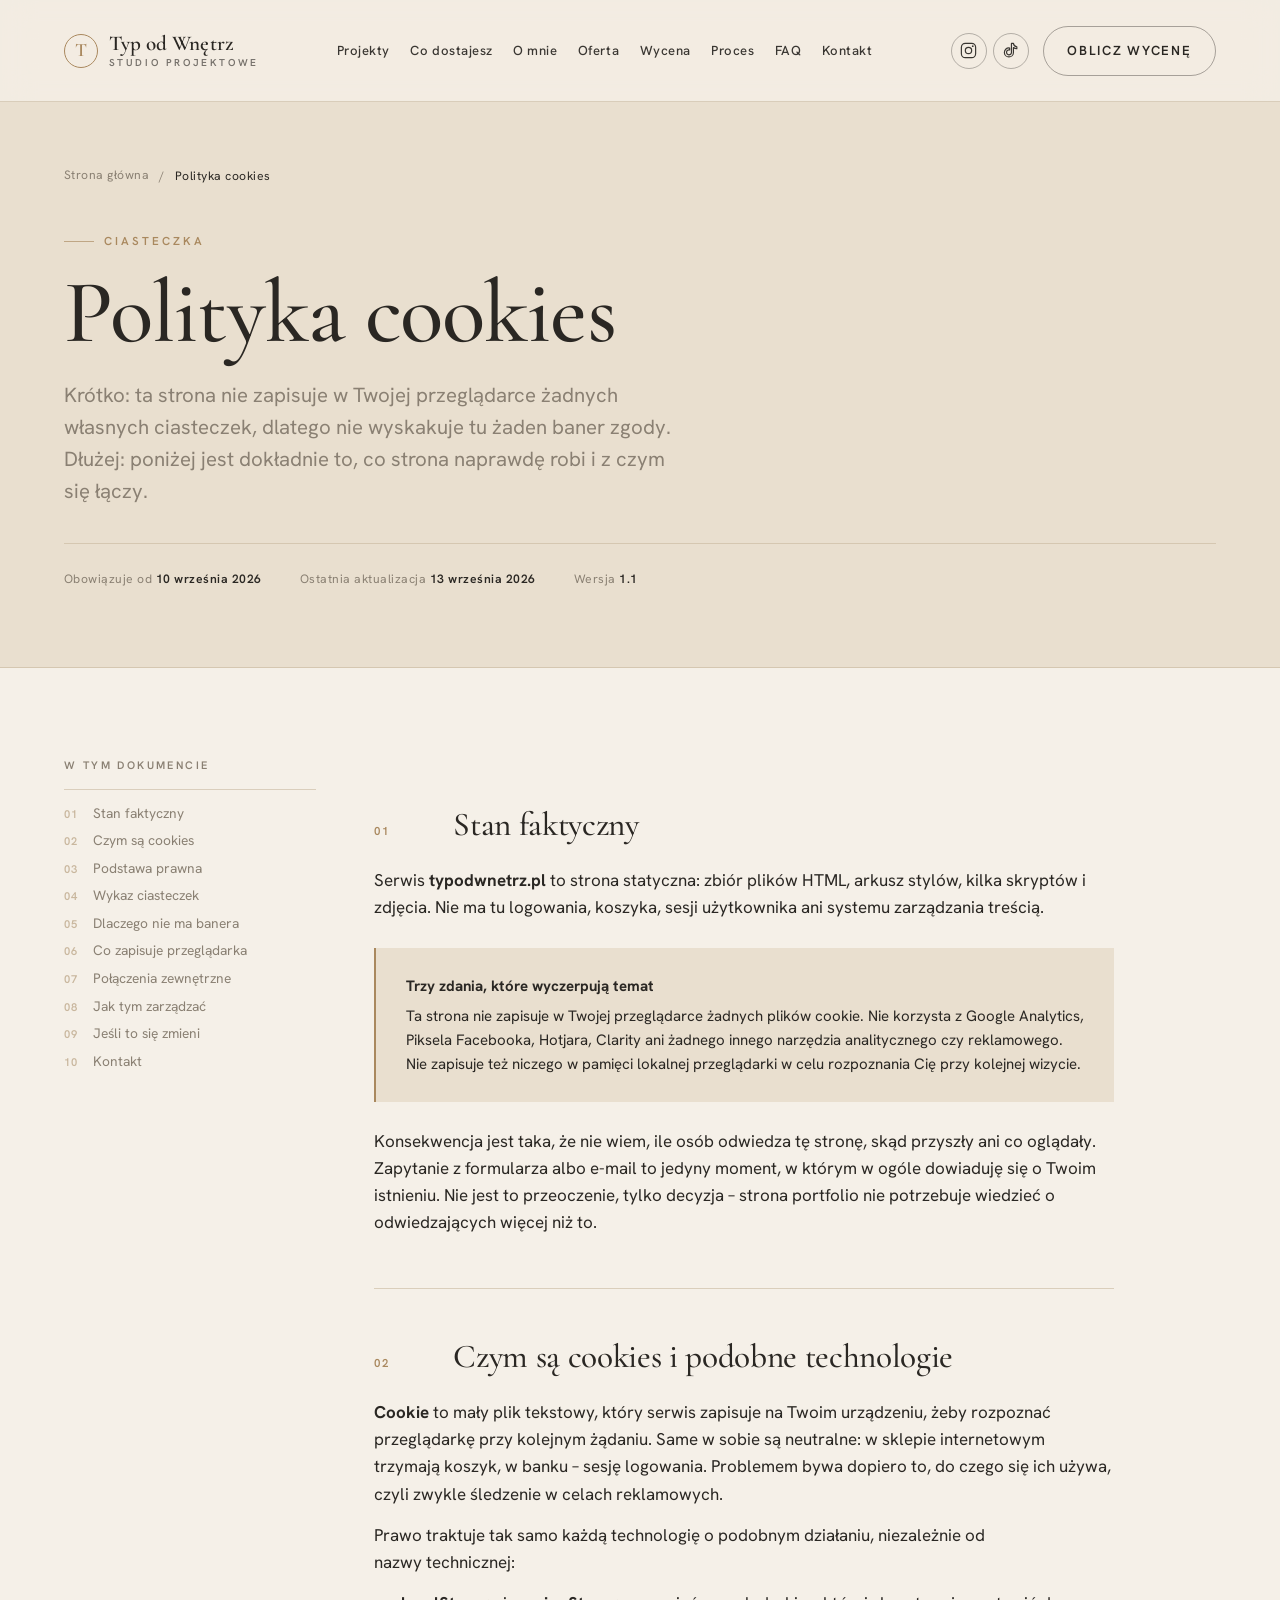
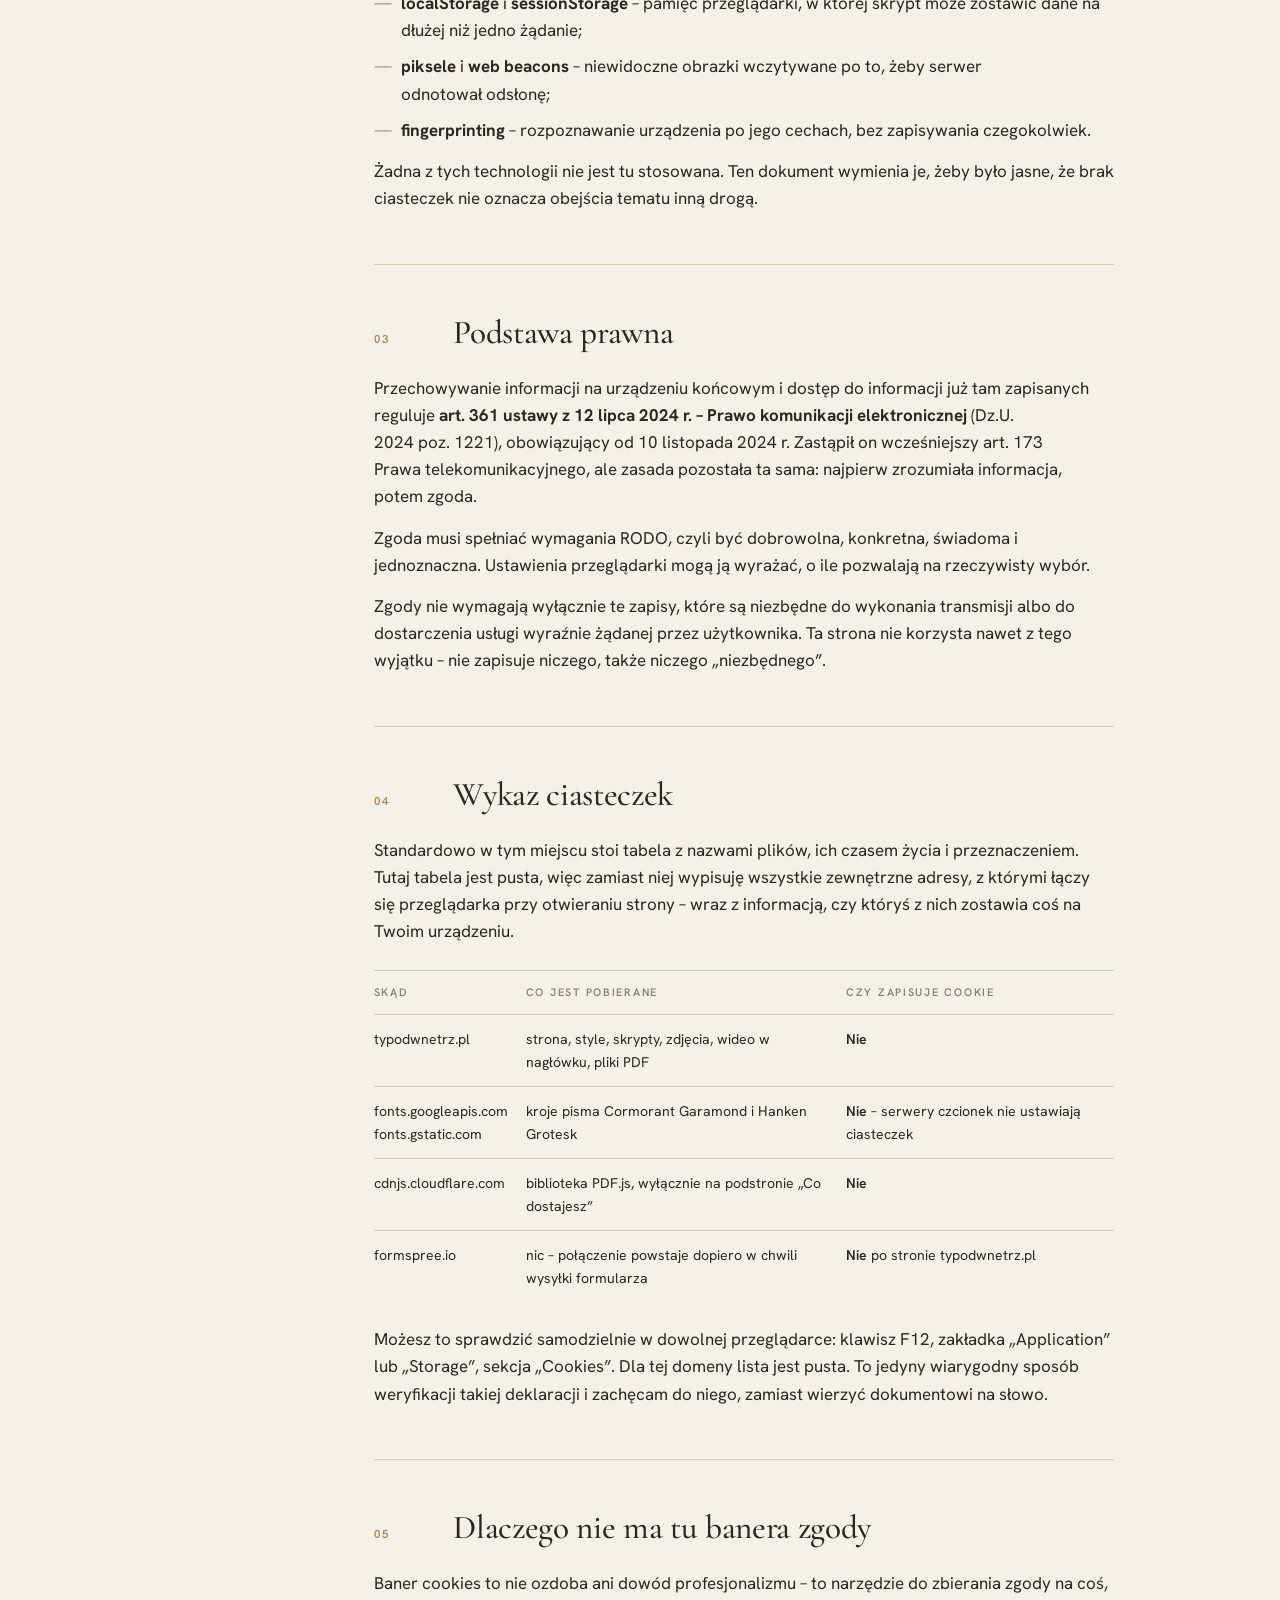
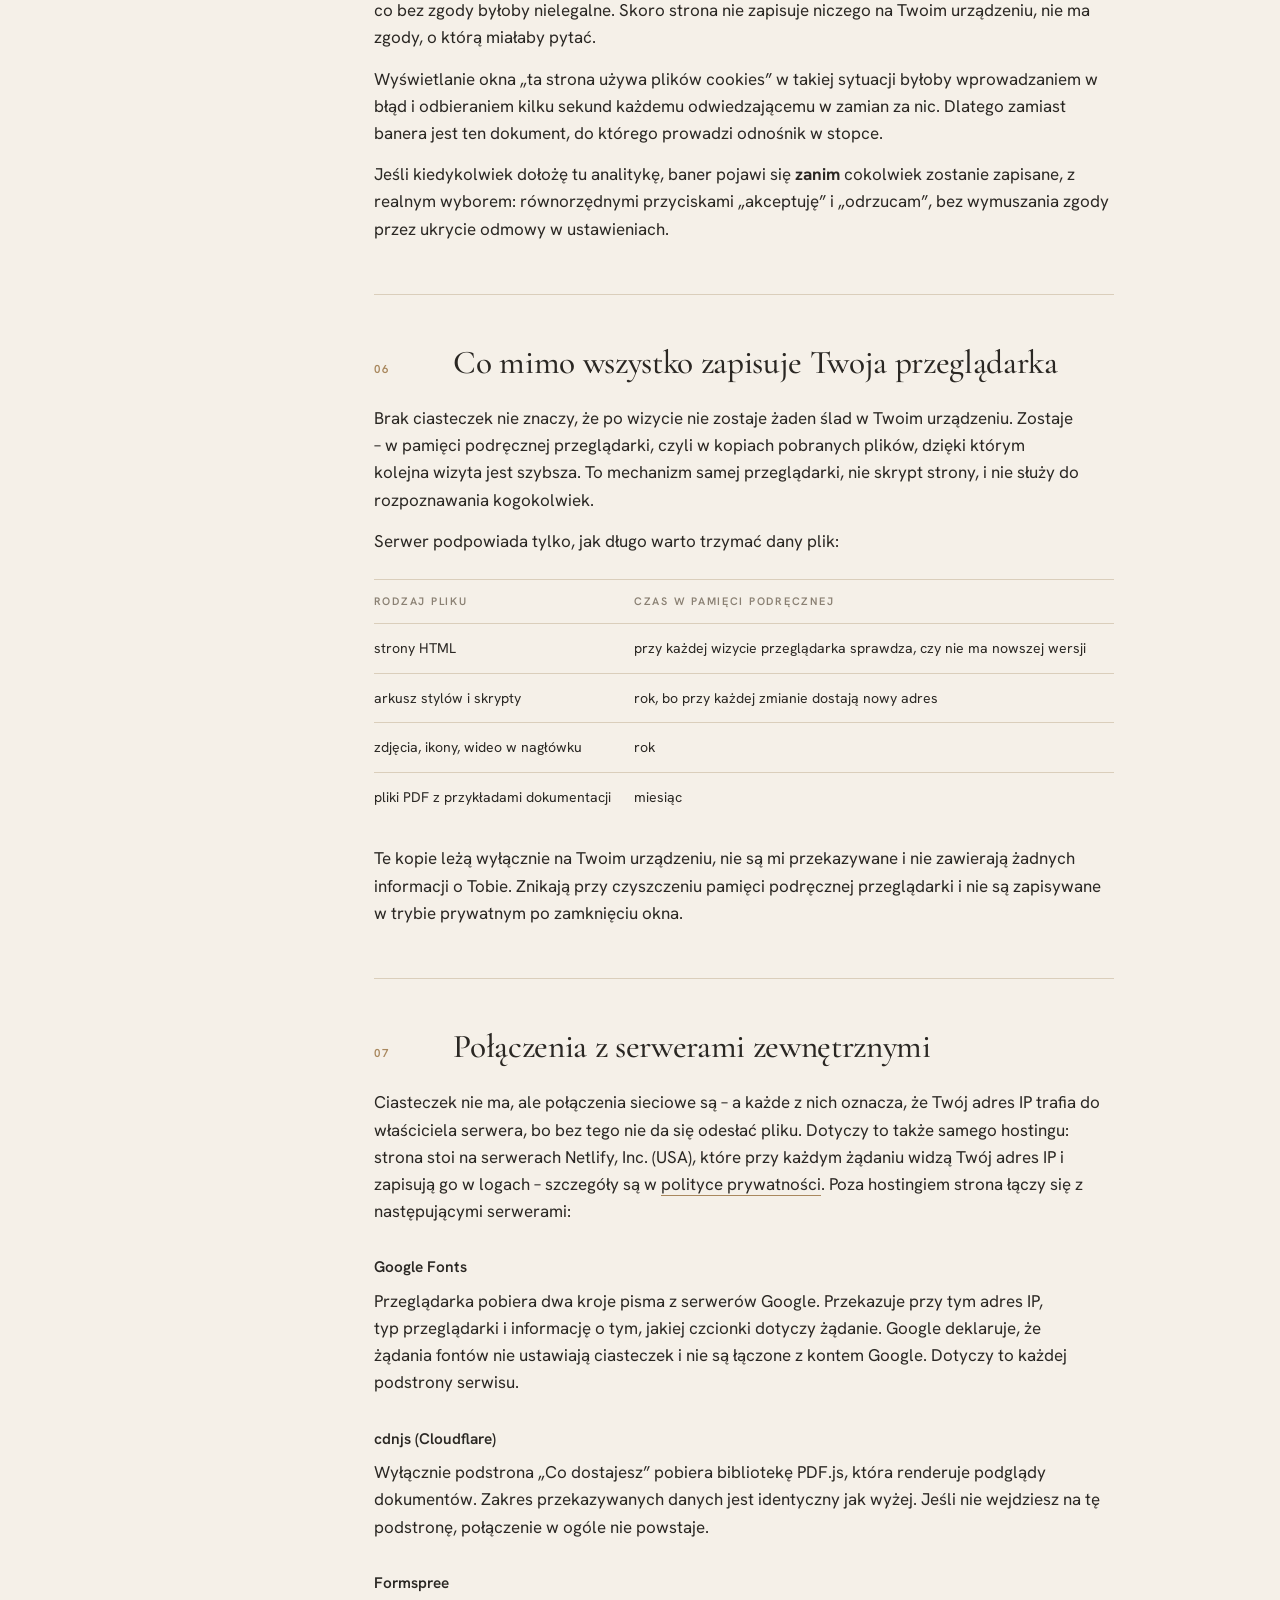
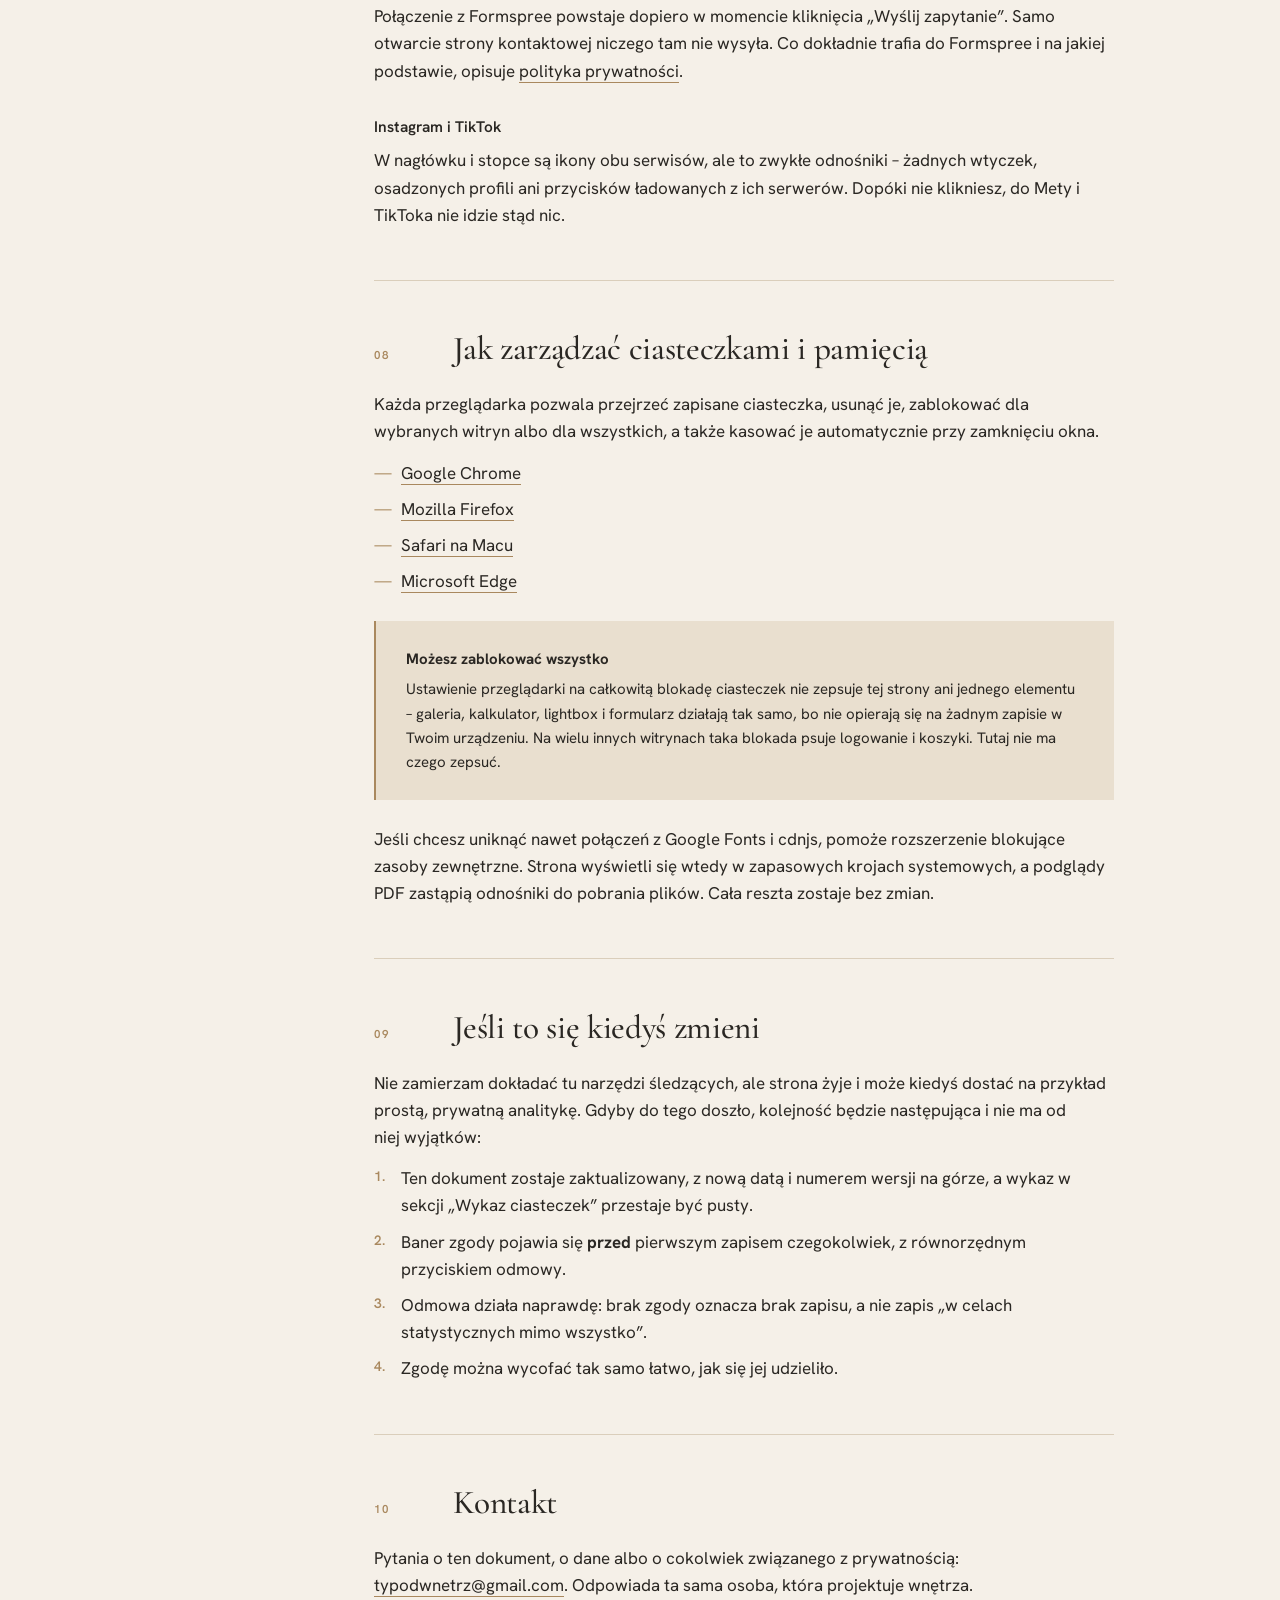
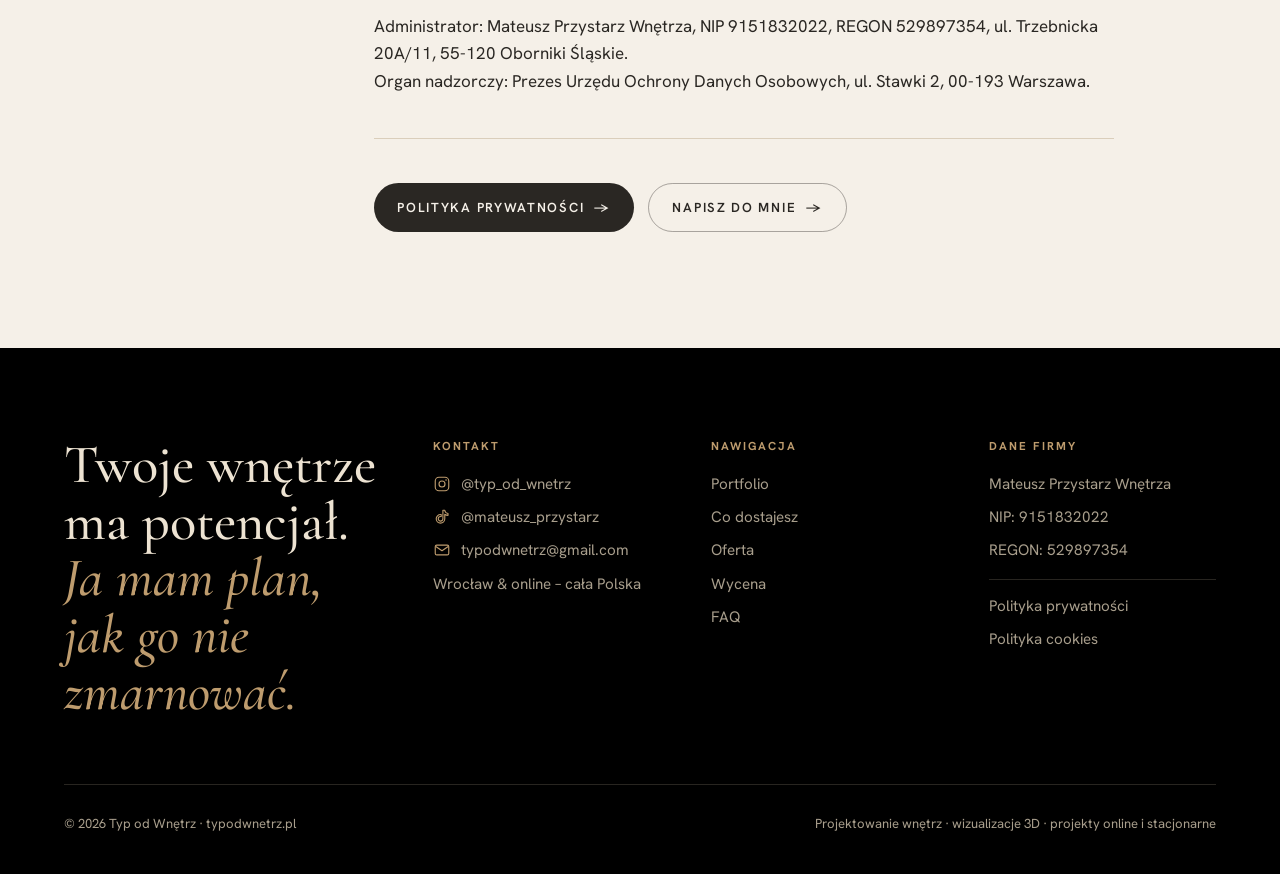
<file: polityka-cookies.html>
<!DOCTYPE html>
<html lang="pl" data-theme="light">
<head>
  <meta charset="UTF-8" />
  <meta name="viewport" content="width=device-width, initial-scale=1.0, viewport-fit=cover" />
  <script>
    (function () {
      var d = document.documentElement;
      d.classList.add("js");
      // Strona jest JASNA – tak jak reszta serwisu. Motyw na stałe.
      d.setAttribute("data-theme", "light");
    })();
  </script>
  <title>Polityka cookies | Typ od Wnętrz</title>
  <meta name="description" content="Ta strona nie zapisuje własnych plików cookie i nie ma analityki. Wyjaśniam, dlaczego nie ma tu banera zgody, co mimo to zapisuje przeglądarka i jak to kontrolować." />
  <meta name="theme-color" content="#F5F0E8" />
  <meta name="color-scheme" content="light" />
  <link rel="canonical" href="https://typodwnetrz.pl/polityka-cookies.html" />

  <!-- Open Graph -->
  <meta property="og:type" content="article" />
  <meta property="og:locale" content="pl_PL" />
  <meta property="og:site_name" content="Typ od Wnętrz" />
  <meta property="og:title" content="Polityka cookies – Typ od Wnętrz" />
  <meta property="og:description" content="Zero własnych ciasteczek, zero analityki, zero banera. Co dokładnie robi ta strona w Twojej przeglądarce." />
  <meta property="og:url" content="https://typodwnetrz.pl/polityka-cookies.html" />
  <meta property="og:image" content="https://typodwnetrz.pl/og-image.jpg" />
  <meta property="og:image:width" content="1200" />
  <meta property="og:image:height" content="630" />
  <meta property="og:image:alt" content="Jasny salon z drewnianą podłogą w jodełkę i dużym przeszkleniem" />
  <meta name="twitter:card" content="summary_large_image" />

  <!-- schema.org – okruszki, żeby Google widziało podstronę pod stroną główną -->
  <script type="application/ld+json">
  {
    "@context": "https://schema.org",
    "@type": "BreadcrumbList",
    "itemListElement": [
      { "@type": "ListItem", "position": 1, "name": "Strona główna", "item": "https://typodwnetrz.pl/" },
      { "@type": "ListItem", "position": 2, "name": "Polityka cookies", "item": "https://typodwnetrz.pl/polityka-cookies.html" }
    ]
  }
  </script>

  <!-- Ikona karty przegladarki. SVG dla wszystkiego zywego, PNG dla starszego
       Safari, ICO w katalogu glownym zeby /favicon.ico nie konczylo sie 404. -->
  <link rel="icon" href="/favicon.svg" type="image/svg+xml" />
  <link rel="icon" href="/favicon-32.png" sizes="32x32" type="image/png" />
  <link rel="apple-touch-icon" href="/apple-touch-icon.png" />

  <link rel="preconnect" href="https://fonts.googleapis.com" />
  <link rel="preconnect" href="https://fonts.gstatic.com" crossorigin />
  <link href="https://fonts.googleapis.com/css2?family=Cormorant+Garamond:ital,wght@0,400;0,500;0,600;1,400;1,500&family=Hanken+Grotesk:wght@400;500;600;700&display=swap" rel="stylesheet" />
  <link rel="stylesheet" href="styles.css?v=100" />
</head>
<!-- .page-sub: podstrona nie ma ciemnego hero, więc nagłówek od razu dostaje
     jasne tło i ciemny tekst (na stronie głównej robi to dopiero .is-stuck). -->
<body class="page-sub">

  <!-- ============================ HEADER ============================ -->
  <header class="hdr">
    <div class="wrap hdr__row">
      <a class="logo" href="/" aria-label="Typ od Wnętrz – strona główna">
        <span class="logo__mark">T</span>
        <span class="logo__txt">Typ od Wnętrz<small>Studio projektowe</small></span>
      </a>
      <nav class="nav" aria-label="Główna nawigacja">
        <a href="portfolio.html">Projekty</a>
        <a href="przykladowy-projekt.html">Co dostajesz</a>
        <a href="/#o-mnie">O mnie</a>
        <a href="/#oferta">Oferta</a>
        <a href="/#wycena">Wycena</a>
        <a href="/#proces">Proces</a>
        <a href="/#faq">FAQ</a>
        <a href="/#kontakt">Kontakt</a>
      </nav>
      <div class="hdr__cta">
        <div class="social" aria-label="Social media">
          <a href="https://www.instagram.com/typ_od_wnetrz/" target="_blank" rel="noopener" aria-label="Instagram – @typ_od_wnetrz" title="Instagram">
            <svg width="19" height="19" viewBox="0 0 24 24" fill="none" aria-hidden="true">
              <rect x="3" y="3" width="18" height="18" rx="5" stroke="currentColor" stroke-width="1.5"/>
              <circle cx="12" cy="12" r="4" stroke="currentColor" stroke-width="1.5"/>
              <circle cx="17.4" cy="6.6" r="1.1" fill="currentColor"/>
            </svg>
          </a>
          <a href="https://www.tiktok.com/@mateusz_przystarz" target="_blank" rel="noopener" aria-label="TikTok – @mateusz_przystarz" title="TikTok">
            <svg width="19" height="19" viewBox="0 0 24 24" fill="none" aria-hidden="true">
              <path d="M13.2 3h2.5a4.9 4.9 0 0 0 4.3 4.3v2.5a7.4 7.4 0 0 1-4.3-1.5v6.1a5.7 5.7 0 1 1-5.7-5.7c.3 0 .6 0 .9.1v2.6a3.1 3.1 0 1 0 2.3 3V3Z" stroke="currentColor" stroke-width="1.5" stroke-linejoin="round"/>
            </svg>
          </a>
        </div>
        <a href="/#wycena" class="btn btn--ghost">Oblicz wycenę</a>
      </div>
      <button class="burger" type="button" aria-label="Otwórz menu" aria-controls="mobileMenu" aria-expanded="false">
        <span></span><span></span><span></span>
      </button>
    </div>
  </header>

  <!-- mobile overlay -->
  <div class="mobile" id="mobileMenu" aria-hidden="true" inert>
    <nav class="mobile__nav" aria-label="Menu mobilne">
      <a href="portfolio.html" style="--i:0"><span>01</span> Projekty</a>
      <a href="przykladowy-projekt.html" style="--i:1"><span>02</span> Co dostajesz</a>
      <a href="/#o-mnie" style="--i:2"><span>03</span> O mnie</a>
      <a href="/#oferta" style="--i:3"><span>04</span> Oferta</a>
      <a href="/#wycena" style="--i:4"><span>05</span> Wycena</a>
      <a href="/#proces" style="--i:5"><span>06</span> Proces</a>
      <a href="/#faq" style="--i:6"><span>07</span> FAQ</a>
      <a href="/#kontakt" style="--i:7"><span>08</span> Kontakt</a>
    </nav>
    <a href="/#wycena" class="btn btn--ghost btn--on-dark mobile__cta">Oblicz wstępną wycenę <span class="arr">→</span></a>
    <div class="mobile__foot">
      <span>Wrocław &amp; online – cała Polska</span>
    </div>
  </div>

  <main id="top">

    <!-- ============================ NAGŁÓWEK PODSTRONY ============================ -->
    <section class="pghead">
      <div class="wrap">
        <nav class="crumbs" aria-label="Ścieżka nawigacji">
          <a href="/">Strona główna</a>
          <span aria-hidden="true">/</span>
          <span aria-current="page">Polityka cookies</span>
        </nav>
        <span class="kicker">Ciasteczka</span>
        <h1 class="display pghead__h">Polityka cookies</h1>
        <p class="lead pghead__lead">Krótko: ta strona nie zapisuje w Twojej przeglądarce żadnych własnych ciasteczek, dlatego nie wyskakuje tu żaden baner zgody. Dłużej: poniżej jest dokładnie to, co strona naprawdę robi i z czym się łączy.</p>
        <div class="legal__stamp">
          <span>Obowiązuje od <b>10 września 2026</b></span>
          <span>Ostatnia aktualizacja <b>13 września 2026</b></span>
          <span>Wersja <b>1.1</b></span>
        </div>
      </div>
    </section>

    <!-- ============================ TREŚĆ ============================ -->
    <section class="legal">
      <div class="wrap legal__grid">

        <!-- Spis treści. Numery dopisuje CSS (licznik na .legal__toc ol), więc
             numeracja w spisie i w dokumencie nie może się rozjechać – trzeba
             tylko pamiętać, żeby kolejność pozycji odpowiadała kolejności sekcji. -->
        <nav class="legal__toc" aria-label="Spis treści dokumentu">
          <h2>W tym dokumencie</h2>
          <ol>
            <li><a href="#stan">Stan faktyczny</a></li>
            <li><a href="#czym-sa">Czym są cookies</a></li>
            <li><a href="#podstawa">Podstawa prawna</a></li>
            <li><a href="#wykaz">Wykaz ciasteczek</a></li>
            <li><a href="#baner">Dlaczego nie ma banera</a></li>
            <li><a href="#pamiec">Co zapisuje przeglądarka</a></li>
            <li><a href="#polaczenia">Połączenia zewnętrzne</a></li>
            <li><a href="#zarzadzanie">Jak tym zarządzać</a></li>
            <li><a href="#przyszlosc">Jeśli to się zmieni</a></li>
            <li><a href="#kontakt-cookies">Kontakt</a></li>
          </ol>
        </nav>

        <div class="legal__body">

          <section id="stan">
            <h2><span>Stan faktyczny</span></h2>
            <p>Serwis <b>typodwnetrz.pl</b> to strona statyczna: zbiór plików HTML, arkusz stylów, kilka skryptów i zdjęcia. Nie ma tu logowania, koszyka, sesji użytkownika ani systemu zarządzania treścią.</p>
            <div class="legal__note">
              <b>Trzy zdania, które wyczerpują temat</b>
              Ta strona nie zapisuje w Twojej przeglądarce żadnych plików cookie. Nie korzysta z Google Analytics, Piksela Facebooka, Hotjara, Clarity ani żadnego innego narzędzia analitycznego czy reklamowego. Nie zapisuje też niczego w pamięci lokalnej przeglądarki w celu rozpoznania Cię przy kolejnej wizycie.
            </div>
            <p>Konsekwencja jest taka, że nie wiem, ile osób odwiedza tę stronę, skąd przyszły ani co oglądały. Zapytanie z formularza albo e-mail to jedyny moment, w którym w ogóle dowiaduję się o Twoim istnieniu. Nie jest to przeoczenie, tylko decyzja – strona portfolio nie potrzebuje wiedzieć o odwiedzających więcej niż to.</p>
          </section>

          <section id="czym-sa">
            <h2><span>Czym są cookies i podobne technologie</span></h2>
            <p><b>Cookie</b> to mały plik tekstowy, który serwis zapisuje na Twoim urządzeniu, żeby rozpoznać przeglądarkę przy kolejnym żądaniu. Same w sobie są neutralne: w sklepie internetowym trzymają koszyk, w banku – sesję logowania. Problemem bywa dopiero to, do czego się ich używa, czyli zwykle śledzenie w celach reklamowych.</p>
            <p>Prawo traktuje tak samo każdą technologię o podobnym działaniu, niezależnie od nazwy technicznej:</p>
            <ul>
              <li><b>localStorage</b> i <b>sessionStorage</b> – pamięć przeglądarki, w której skrypt może zostawić dane na dłużej niż jedno żądanie;</li>
              <li><b>piksele</b> i <b>web beacons</b> – niewidoczne obrazki wczytywane po to, żeby serwer odnotował odsłonę;</li>
              <li><b>fingerprinting</b> – rozpoznawanie urządzenia po jego cechach, bez zapisywania czegokolwiek.</li>
            </ul>
            <p>Żadna z tych technologii nie jest tu stosowana. Ten dokument wymienia je, żeby było jasne, że brak ciasteczek nie oznacza obejścia tematu inną drogą.</p>
          </section>

          <section id="podstawa">
            <h2><span>Podstawa prawna</span></h2>
            <p>Przechowywanie informacji na urządzeniu końcowym i dostęp do informacji już tam zapisanych reguluje <b>art. 361 ustawy z 12 lipca 2024 r. – Prawo komunikacji elektronicznej</b> (Dz.U. 2024 poz. 1221), obowiązujący od 10 listopada 2024 r. Zastąpił on wcześniejszy art. 173 Prawa telekomunikacyjnego, ale zasada pozostała ta sama: najpierw zrozumiała informacja, potem zgoda.</p>
            <p>Zgoda musi spełniać wymagania RODO, czyli być dobrowolna, konkretna, świadoma i jednoznaczna. Ustawienia przeglądarki mogą ją wyrażać, o ile pozwalają na rzeczywisty wybór.</p>
            <p>Zgody nie wymagają wyłącznie te zapisy, które są niezbędne do wykonania transmisji albo do dostarczenia usługi wyraźnie żądanej przez użytkownika. Ta strona nie korzysta nawet z tego wyjątku – nie zapisuje niczego, także niczego „niezbędnego”.</p>
          </section>

          <section id="wykaz">
            <h2><span>Wykaz ciasteczek</span></h2>
            <p>Standardowo w tym miejscu stoi tabela z nazwami plików, ich czasem życia i przeznaczeniem. Tutaj tabela jest pusta, więc zamiast niej wypisuję wszystkie zewnętrzne adresy, z którymi łączy się przeglądarka przy otwieraniu strony – wraz z informacją, czy któryś z nich zostawia coś na Twoim urządzeniu.</p>
            <div class="legal__tblwrap">
              <table class="legal__tbl">
                <thead>
                  <tr><th scope="col">Skąd</th><th scope="col">Co jest pobierane</th><th scope="col">Czy zapisuje cookie</th></tr>
                </thead>
                <tbody>
                  <tr><td>typodwnetrz.pl</td><td>strona, style, skrypty, zdjęcia, wideo w nagłówku, pliki PDF</td><td><b>Nie</b></td></tr>
                  <tr><td>fonts.googleapis.com<br />fonts.gstatic.com</td><td>kroje pisma Cormorant Garamond i Hanken Grotesk</td><td><b>Nie</b> – serwery czcionek nie ustawiają ciasteczek</td></tr>
                  <tr><td>cdnjs.cloudflare.com</td><td>biblioteka PDF.js, wyłącznie na podstronie „Co dostajesz”</td><td><b>Nie</b></td></tr>
                  <tr><td>formspree.io</td><td>nic – połączenie powstaje dopiero w chwili wysyłki formularza</td><td><b>Nie</b> po stronie typodwnetrz.pl</td></tr>
                </tbody>
              </table>
            </div>
            <p>Możesz to sprawdzić samodzielnie w dowolnej przeglądarce: klawisz F12, zakładka „Application” lub „Storage”, sekcja „Cookies”. Dla tej domeny lista jest pusta. To jedyny wiarygodny sposób weryfikacji takiej deklaracji i zachęcam do niego, zamiast wierzyć dokumentowi na słowo.</p>
          </section>

          <section id="baner">
            <h2><span>Dlaczego nie ma tu banera zgody</span></h2>
            <p>Baner cookies to nie ozdoba ani dowód profesjonalizmu – to narzędzie do zbierania zgody na coś, co bez zgody byłoby nielegalne. Skoro strona nie zapisuje niczego na Twoim urządzeniu, nie ma zgody, o którą miałaby pytać.</p>
            <p>Wyświetlanie okna „ta strona używa plików cookies” w takiej sytuacji byłoby wprowadzaniem w błąd i odbieraniem kilku sekund każdemu odwiedzającemu w zamian za nic. Dlatego zamiast banera jest ten dokument, do którego prowadzi odnośnik w stopce.</p>
            <p>Jeśli kiedykolwiek dołożę tu analitykę, baner pojawi się <b>zanim</b> cokolwiek zostanie zapisane, z realnym wyborem: równorzędnymi przyciskami „akceptuję” i „odrzucam”, bez wymuszania zgody przez ukrycie odmowy w ustawieniach.</p>
          </section>

          <section id="pamiec">
            <h2><span>Co mimo wszystko zapisuje Twoja przeglądarka</span></h2>
            <p>Brak ciasteczek nie znaczy, że po wizycie nie zostaje żaden ślad w Twoim urządzeniu. Zostaje – w pamięci podręcznej przeglądarki, czyli w kopiach pobranych plików, dzięki którym kolejna wizyta jest szybsza. To mechanizm samej przeglądarki, nie skrypt strony, i nie służy do rozpoznawania kogokolwiek.</p>
            <p>Serwer podpowiada tylko, jak długo warto trzymać dany plik:</p>
            <div class="legal__tblwrap">
              <table class="legal__tbl">
                <thead>
                  <tr><th scope="col">Rodzaj pliku</th><th scope="col">Czas w pamięci podręcznej</th></tr>
                </thead>
                <tbody>
                  <tr><td>strony HTML</td><td>przy każdej wizycie przeglądarka sprawdza, czy nie ma nowszej wersji</td></tr>
                  <tr><td>arkusz stylów i skrypty</td><td>rok, bo przy każdej zmianie dostają nowy adres</td></tr>
                  <tr><td>zdjęcia, ikony, wideo w nagłówku</td><td>rok</td></tr>
                  <tr><td>pliki PDF z przykładami dokumentacji</td><td>miesiąc</td></tr>
                </tbody>
              </table>
            </div>
            <p>Te kopie leżą wyłącznie na Twoim urządzeniu, nie są mi przekazywane i nie zawierają żadnych informacji o Tobie. Znikają przy czyszczeniu pamięci podręcznej przeglądarki i nie są zapisywane w trybie prywatnym po zamknięciu okna.</p>
          </section>

          <section id="polaczenia">
            <h2><span>Połączenia z serwerami zewnętrznymi</span></h2>
            <p>Ciasteczek nie ma, ale połączenia sieciowe są – a każde z nich oznacza, że Twój adres IP trafia do właściciela serwera, bo bez tego nie da się odesłać pliku. Dotyczy to także samego hostingu: strona stoi na serwerach Netlify, Inc. (USA), które przy każdym żądaniu widzą Twój adres IP i zapisują go w logach – szczegóły są w <a href="polityka-prywatnosci.html#eog">polityce prywatności</a>. Poza hostingiem strona łączy się z następującymi serwerami:</p>
            <h3>Google Fonts</h3>
            <p>Przeglądarka pobiera dwa kroje pisma z serwerów Google. Przekazuje przy tym adres IP, typ przeglądarki i informację o tym, jakiej czcionki dotyczy żądanie. Google deklaruje, że żądania fontów nie ustawiają ciasteczek i nie są łączone z kontem Google. Dotyczy to każdej podstrony serwisu.</p>
            <h3>cdnjs (Cloudflare)</h3>
            <p>Wyłącznie podstrona „Co dostajesz” pobiera bibliotekę PDF.js, która renderuje podglądy dokumentów. Zakres przekazywanych danych jest identyczny jak wyżej. Jeśli nie wejdziesz na tę podstronę, połączenie w ogóle nie powstaje.</p>
            <h3>Formspree</h3>
            <p>Połączenie z Formspree powstaje dopiero w momencie kliknięcia „Wyślij zapytanie”. Samo otwarcie strony kontaktowej niczego tam nie wysyła. Co dokładnie trafia do Formspree i na jakiej podstawie, opisuje <a href="polityka-prywatnosci.html#kalkulator">polityka prywatności</a>.</p>
            <h3>Instagram i TikTok</h3>
            <p>W nagłówku i stopce są ikony obu serwisów, ale to zwykłe odnośniki – żadnych wtyczek, osadzonych profili ani przycisków ładowanych z ich serwerów. Dopóki nie klikniesz, do Mety i TikToka nie idzie stąd nic.</p>
          </section>

          <section id="zarzadzanie">
            <h2><span>Jak zarządzać ciasteczkami i pamięcią</span></h2>
            <p>Każda przeglądarka pozwala przejrzeć zapisane ciasteczka, usunąć je, zablokować dla wybranych witryn albo dla wszystkich, a także kasować je automatycznie przy zamknięciu okna.</p>
            <ul>
              <li><a href="https://support.google.com/chrome/answer/95647?hl=pl" target="_blank" rel="noopener">Google Chrome</a></li>
              <li><a href="https://support.mozilla.org/pl/kb/ciasteczka" target="_blank" rel="noopener">Mozilla Firefox</a></li>
              <li><a href="https://support.apple.com/pl-pl/guide/safari/sfri11471/mac" target="_blank" rel="noopener">Safari na Macu</a></li>
              <li><a href="https://support.microsoft.com/pl-pl/microsoft-edge/usuwanie-plik%C3%B3w-cookie-w-przegl%C4%85darce-microsoft-edge-63947406-40ac-c3b8-57b9-2a946a29ae09" target="_blank" rel="noopener">Microsoft Edge</a></li>
            </ul>
            <div class="legal__note">
              <b>Możesz zablokować wszystko</b>
              Ustawienie przeglądarki na całkowitą blokadę ciasteczek nie zepsuje tej strony ani jednego elementu – galeria, kalkulator, lightbox i formularz działają tak samo, bo nie opierają się na żadnym zapisie w Twoim urządzeniu. Na wielu innych witrynach taka blokada psuje logowanie i koszyki. Tutaj nie ma czego zepsuć.
            </div>
            <p>Jeśli chcesz uniknąć nawet połączeń z Google Fonts i cdnjs, pomoże rozszerzenie blokujące zasoby zewnętrzne. Strona wyświetli się wtedy w zapasowych krojach systemowych, a podglądy PDF zastąpią odnośniki do pobrania plików. Cała reszta zostaje bez zmian.</p>
          </section>

          <section id="przyszlosc">
            <h2><span>Jeśli to się kiedyś zmieni</span></h2>
            <p>Nie zamierzam dokładać tu narzędzi śledzących, ale strona żyje i może kiedyś dostać na przykład prostą, prywatną analitykę. Gdyby do tego doszło, kolejność będzie następująca i nie ma od niej wyjątków:</p>
            <ol>
              <li>Ten dokument zostaje zaktualizowany, z nową datą i numerem wersji na górze, a wykaz w sekcji „Wykaz ciasteczek” przestaje być pusty.</li>
              <li>Baner zgody pojawia się <b>przed</b> pierwszym zapisem czegokolwiek, z równorzędnym przyciskiem odmowy.</li>
              <li>Odmowa działa naprawdę: brak zgody oznacza brak zapisu, a nie zapis „w celach statystycznych mimo wszystko”.</li>
              <li>Zgodę można wycofać tak samo łatwo, jak się jej udzieliło.</li>
            </ol>
          </section>

          <section id="kontakt-cookies">
            <h2><span>Kontakt</span></h2>
            <p>Pytania o ten dokument, o dane albo o cokolwiek związanego z prywatnością: <a href="mailto:typodwnetrz@gmail.com">typodwnetrz@gmail.com</a>. Odpowiada ta sama osoba, która projektuje wnętrza.</p>
            <p>Administrator: Mateusz Przystarz Wnętrza, NIP 9151832022, REGON 529897354, ul. Trzebnicka 20A/11, 55-120 Oborniki Śląskie.<br />
            Organ nadzorczy: Prezes Urzędu Ochrony Danych Osobowych, ul. Stawki 2, 00-193 Warszawa.</p>
            <div class="legal__pair">
              <a href="polityka-prywatnosci.html" class="btn btn--solid">Polityka prywatności <span class="arr">→</span></a>
              <a href="/#kontakt" class="btn btn--ghost">Napisz do mnie <span class="arr">→</span></a>
            </div>
          </section>

        </div>
      </div>
    </section>

  </main>

  <!-- ============================ FOOTER ============================ -->
  <footer class="foot" id="stopka">
    <div class="wrap">
      <div class="foot__top">
        <div class="foot__big">Twoje wnętrze ma potencjał. <em>Ja mam plan, jak go nie zmarnować.</em></div>
        <div class="foot__col">
          <h5>Kontakt</h5>
          <a class="foot__link" href="https://www.instagram.com/typ_od_wnetrz/" target="_blank" rel="noopener" aria-label="Instagram – @typ_od_wnetrz">
            <svg width="18" height="18" viewBox="0 0 24 24" fill="none" aria-hidden="true">
              <rect x="3" y="3" width="18" height="18" rx="5" stroke="currentColor" stroke-width="1.5"/>
              <circle cx="12" cy="12" r="4" stroke="currentColor" stroke-width="1.5"/>
              <circle cx="17.4" cy="6.6" r="1.1" fill="currentColor"/>
            </svg>
            <span>@typ_od_wnetrz</span>
          </a>
          <a class="foot__link" href="https://www.tiktok.com/@mateusz_przystarz" target="_blank" rel="noopener" aria-label="TikTok – @mateusz_przystarz">
            <svg width="18" height="18" viewBox="0 0 24 24" fill="none" aria-hidden="true">
              <path d="M13.2 3h2.5a4.9 4.9 0 0 0 4.3 4.3v2.5a7.4 7.4 0 0 1-4.3-1.5v6.1a5.7 5.7 0 1 1-5.7-5.7c.3 0 .6 0 .9.1v2.6a3.1 3.1 0 1 0 2.3 3V3Z" stroke="currentColor" stroke-width="1.5" stroke-linejoin="round"/>
            </svg>
            <span>@mateusz_przystarz</span>
          </a>
          <a class="foot__link" href="mailto:typodwnetrz@gmail.com" aria-label="E-mail – typodwnetrz@gmail.com">
            <svg width="18" height="18" viewBox="0 0 24 24" fill="none" aria-hidden="true">
              <rect x="3" y="5.5" width="18" height="13" rx="2" stroke="currentColor" stroke-width="1.5"/>
              <path d="m4.2 7.6 7.8 5.4 7.8-5.4" stroke="currentColor" stroke-width="1.5" stroke-linecap="round" stroke-linejoin="round"/>
            </svg>
            <span>typodwnetrz@gmail.com</span>
          </a>
          <p>Wrocław &amp; online – cała Polska</p>
        </div>
        <div class="foot__col">
          <h5>Nawigacja</h5>
          <a href="portfolio.html">Portfolio</a>
          <a href="przykladowy-projekt.html">Co dostajesz</a>
          <a href="/#oferta">Oferta</a>
          <a href="/#wycena">Wycena</a>
          <a href="/#faq">FAQ</a>
        </div>
        <div class="foot__col">
          <h5>Dane firmy</h5>
            <p>Mateusz Przystarz Wnętrza</p>
          <p>NIP: 9151832022</p>
          <p>REGON: 529897354</p>
          <a class="foot__legal" href="polityka-prywatnosci.html">Polityka prywatności</a>
          <a href="polityka-cookies.html" aria-current="page">Polityka cookies</a>
        </div>
      </div>
      <div class="foot__bottom">
        <span>© <span id="year">2026</span> Typ od Wnętrz · typodwnetrz.pl</span>
        <span>Projektowanie wnętrz · wizualizacje 3D · projekty online i stacjonarne</span>
      </div>
    </div>
  </footer>

  <script>
    /* Dokument prawny nie ładuje app.js ani portfolio.js – oba szukają węzłów,
       których tu nie ma (hero, kalkulator, galeria). Potrzebne są dokładnie
       trzy rzeczy: przyklejony nagłówek, menu na telefonie i rok w stopce.
       Ten sam skrypt co na 404.html. */
    (function () {
      var hdr = document.querySelector(".hdr");
      var onScroll = function () { hdr.classList.toggle("is-stuck", window.scrollY > 40); };
      onScroll();
      window.addEventListener("scroll", onScroll, { passive: true });

      var burger = document.querySelector(".burger");
      var menu = document.getElementById("mobileMenu");
      var setMenu = function (open) {
        document.body.classList.toggle("menu-open", open);
        burger.setAttribute("aria-expanded", String(open));
        burger.setAttribute("aria-label", open ? "Zamknij menu" : "Otwórz menu");
        menu.setAttribute("aria-hidden", String(!open));
        menu.toggleAttribute("inert", !open);
      };
      burger.addEventListener("click", function () {
        setMenu(!document.body.classList.contains("menu-open"));
      });
      Array.prototype.forEach.call(document.querySelectorAll(".mobile a"), function (a) {
        a.addEventListener("click", function () { setMenu(false); });
      });
      document.addEventListener("keydown", function (e) { if (e.key === "Escape") setMenu(false); });

      var yr = document.getElementById("year");
      if (yr) yr.textContent = new Date().getFullYear();
    })();
  </script>
</body>
</html>
</file>
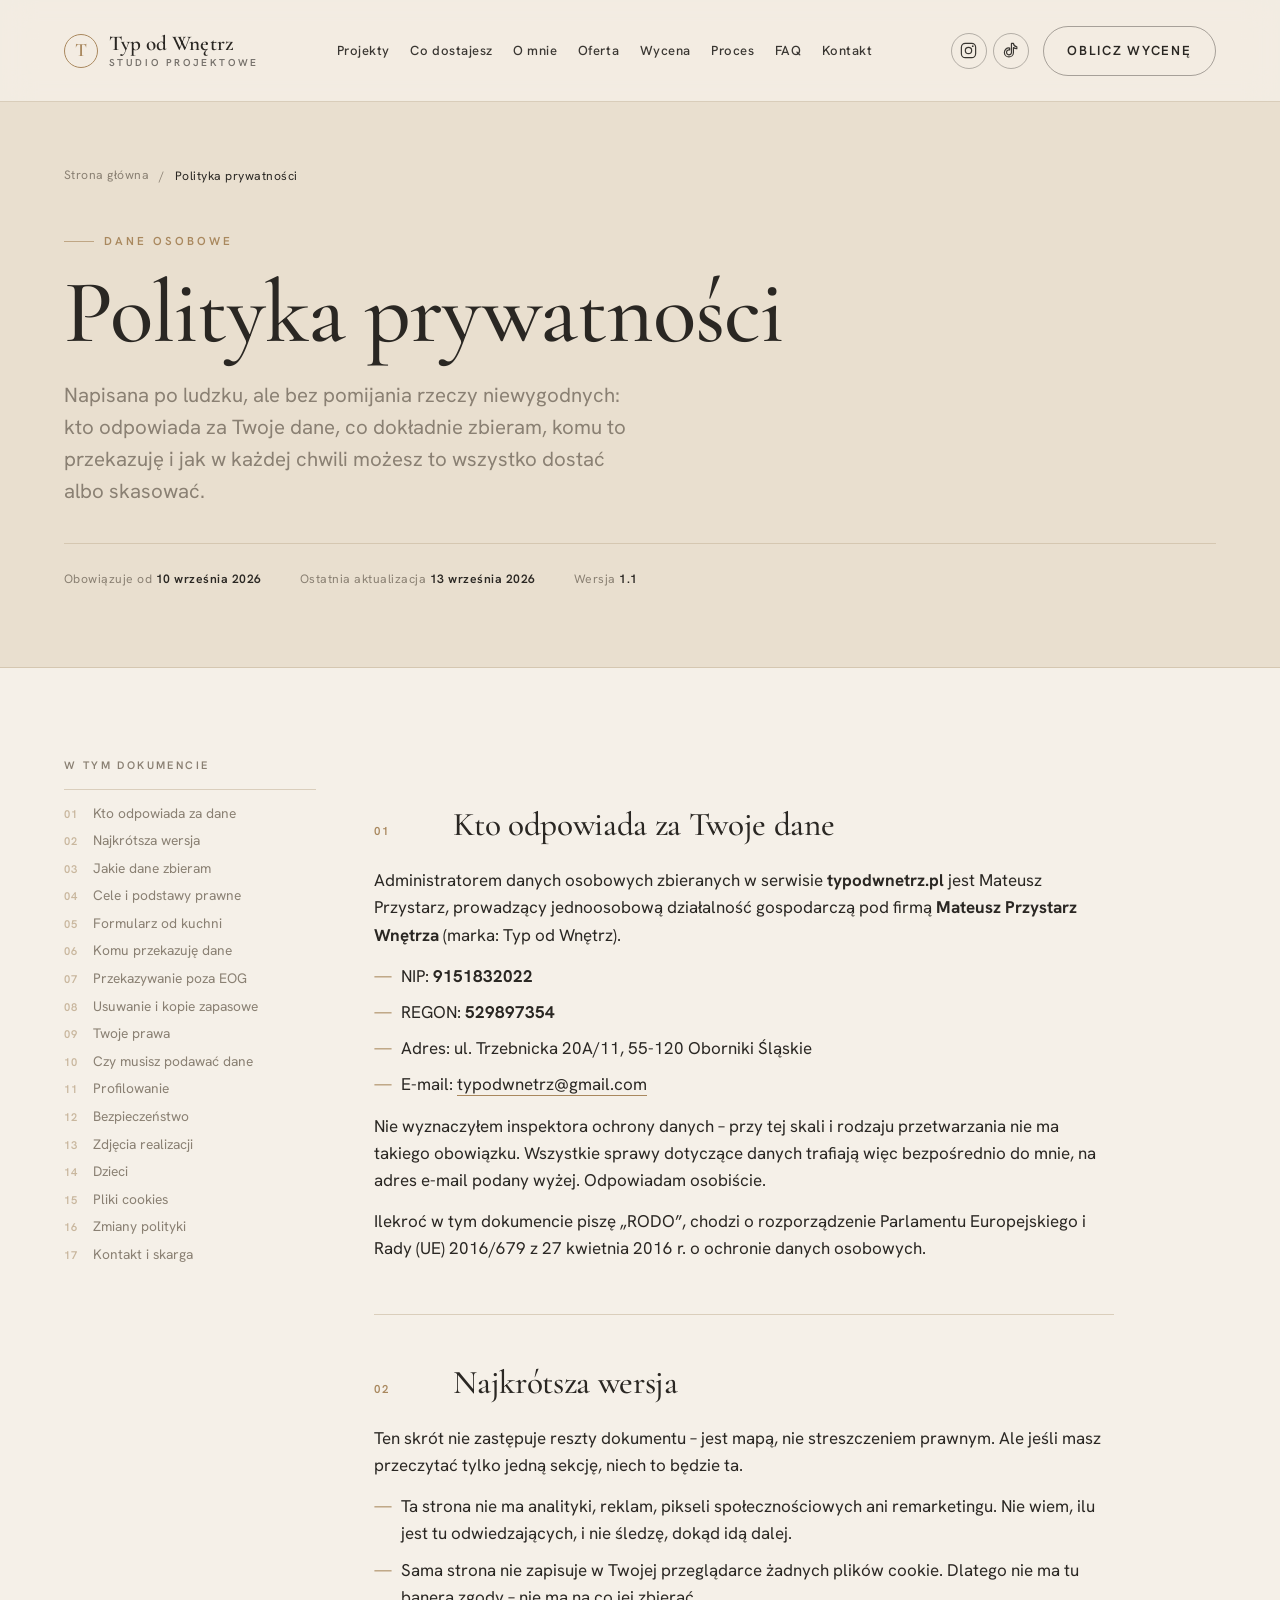
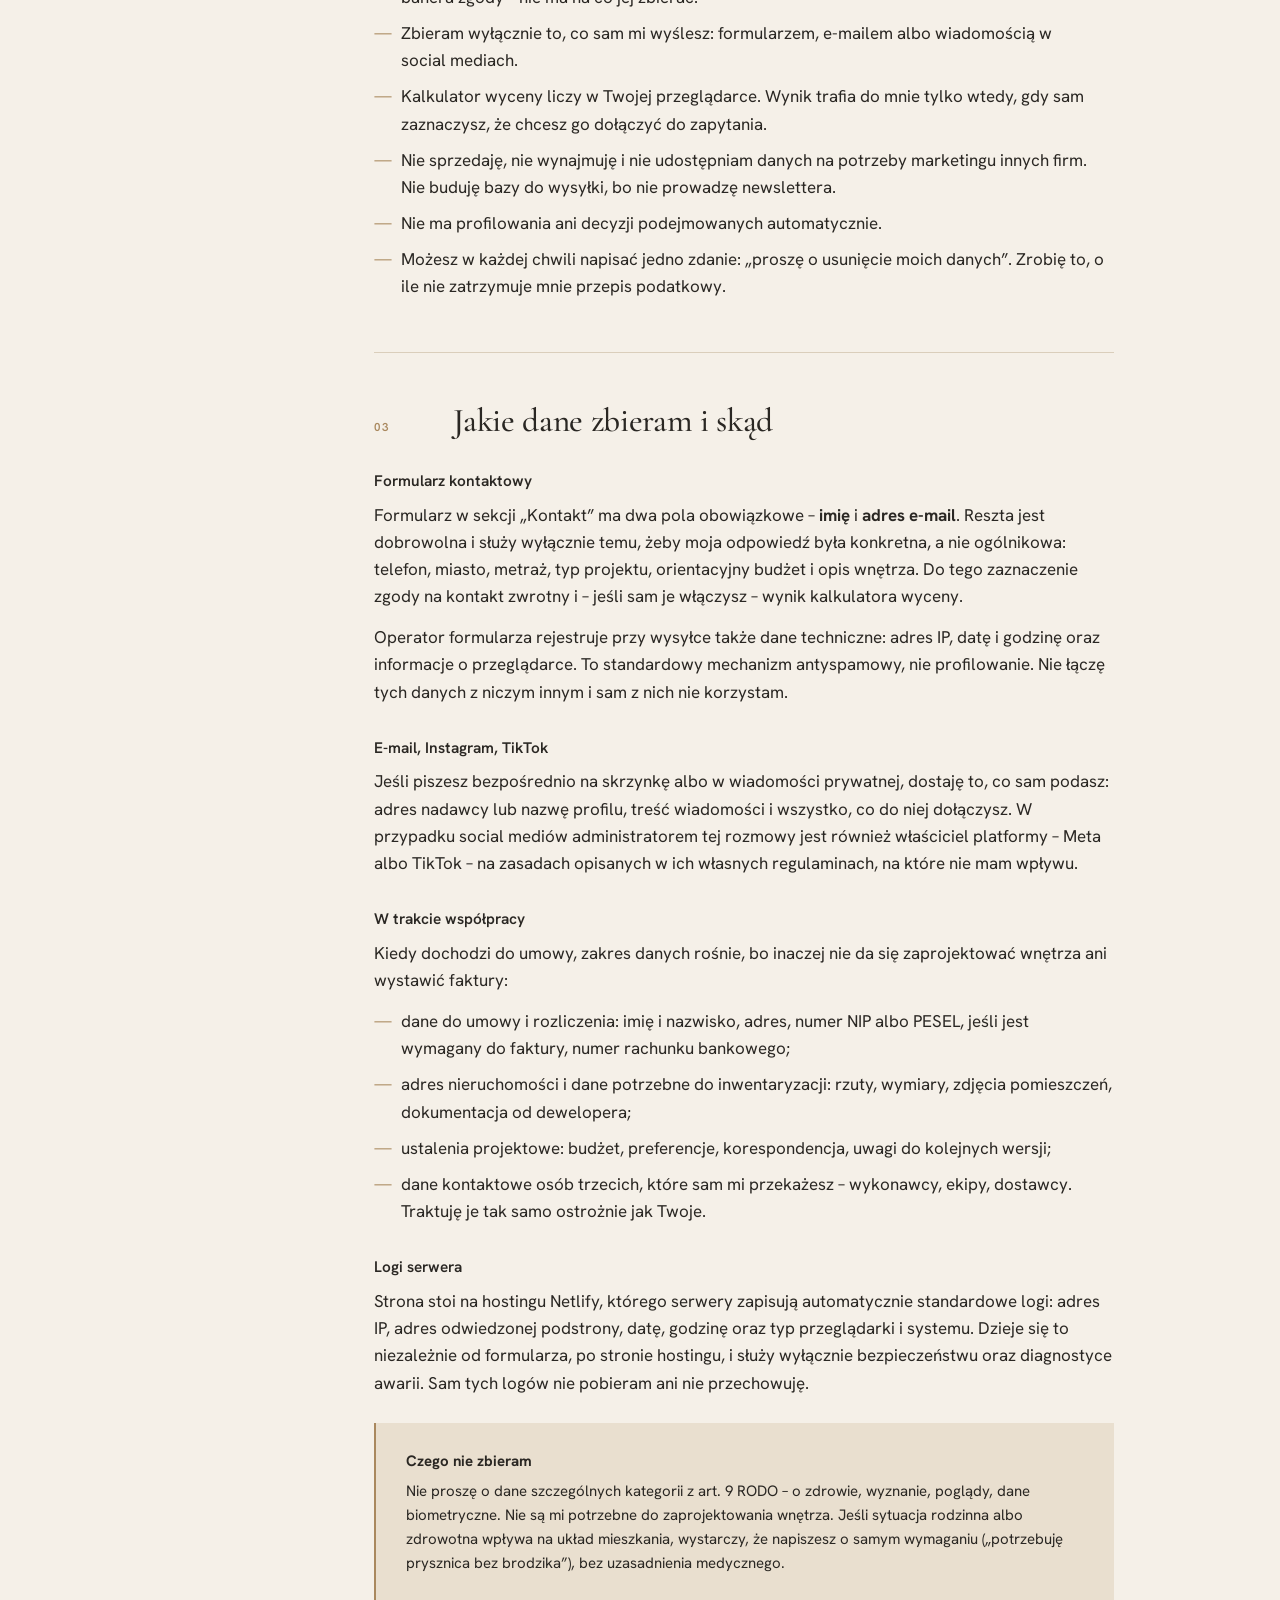
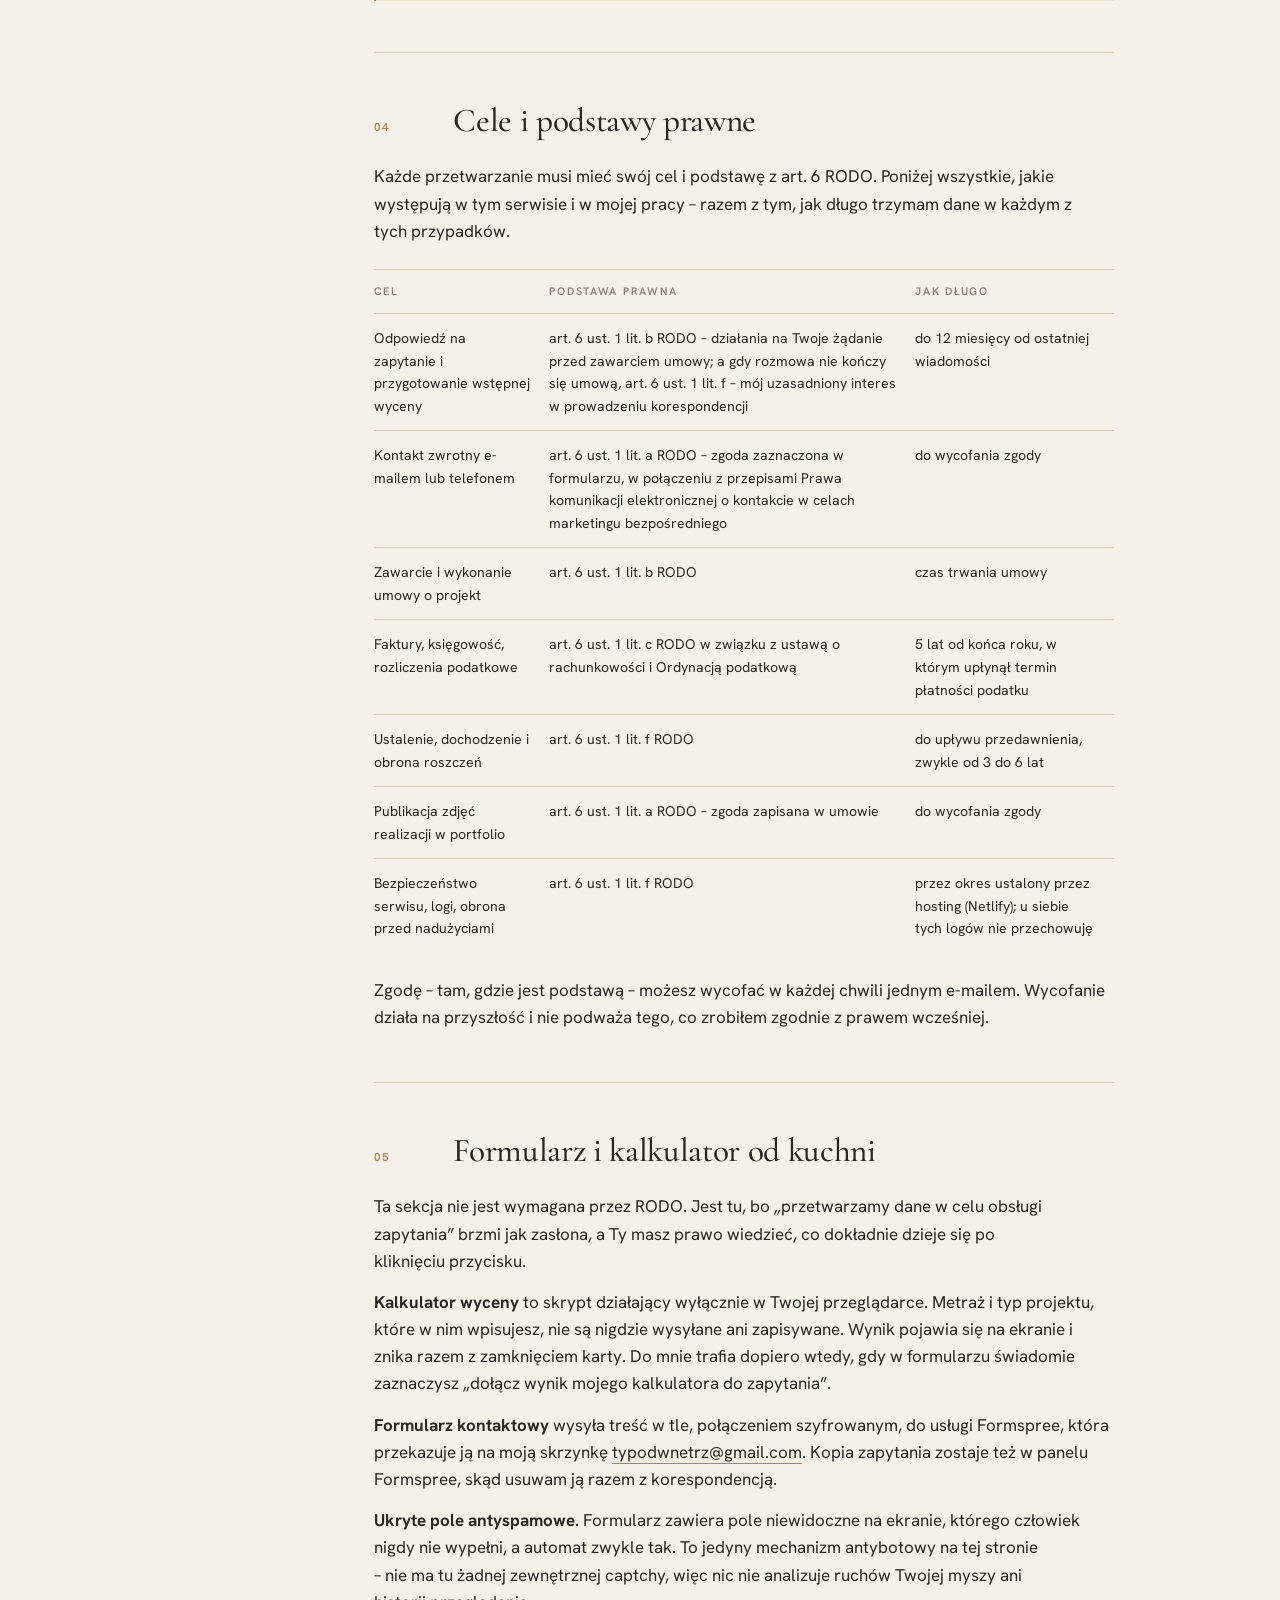
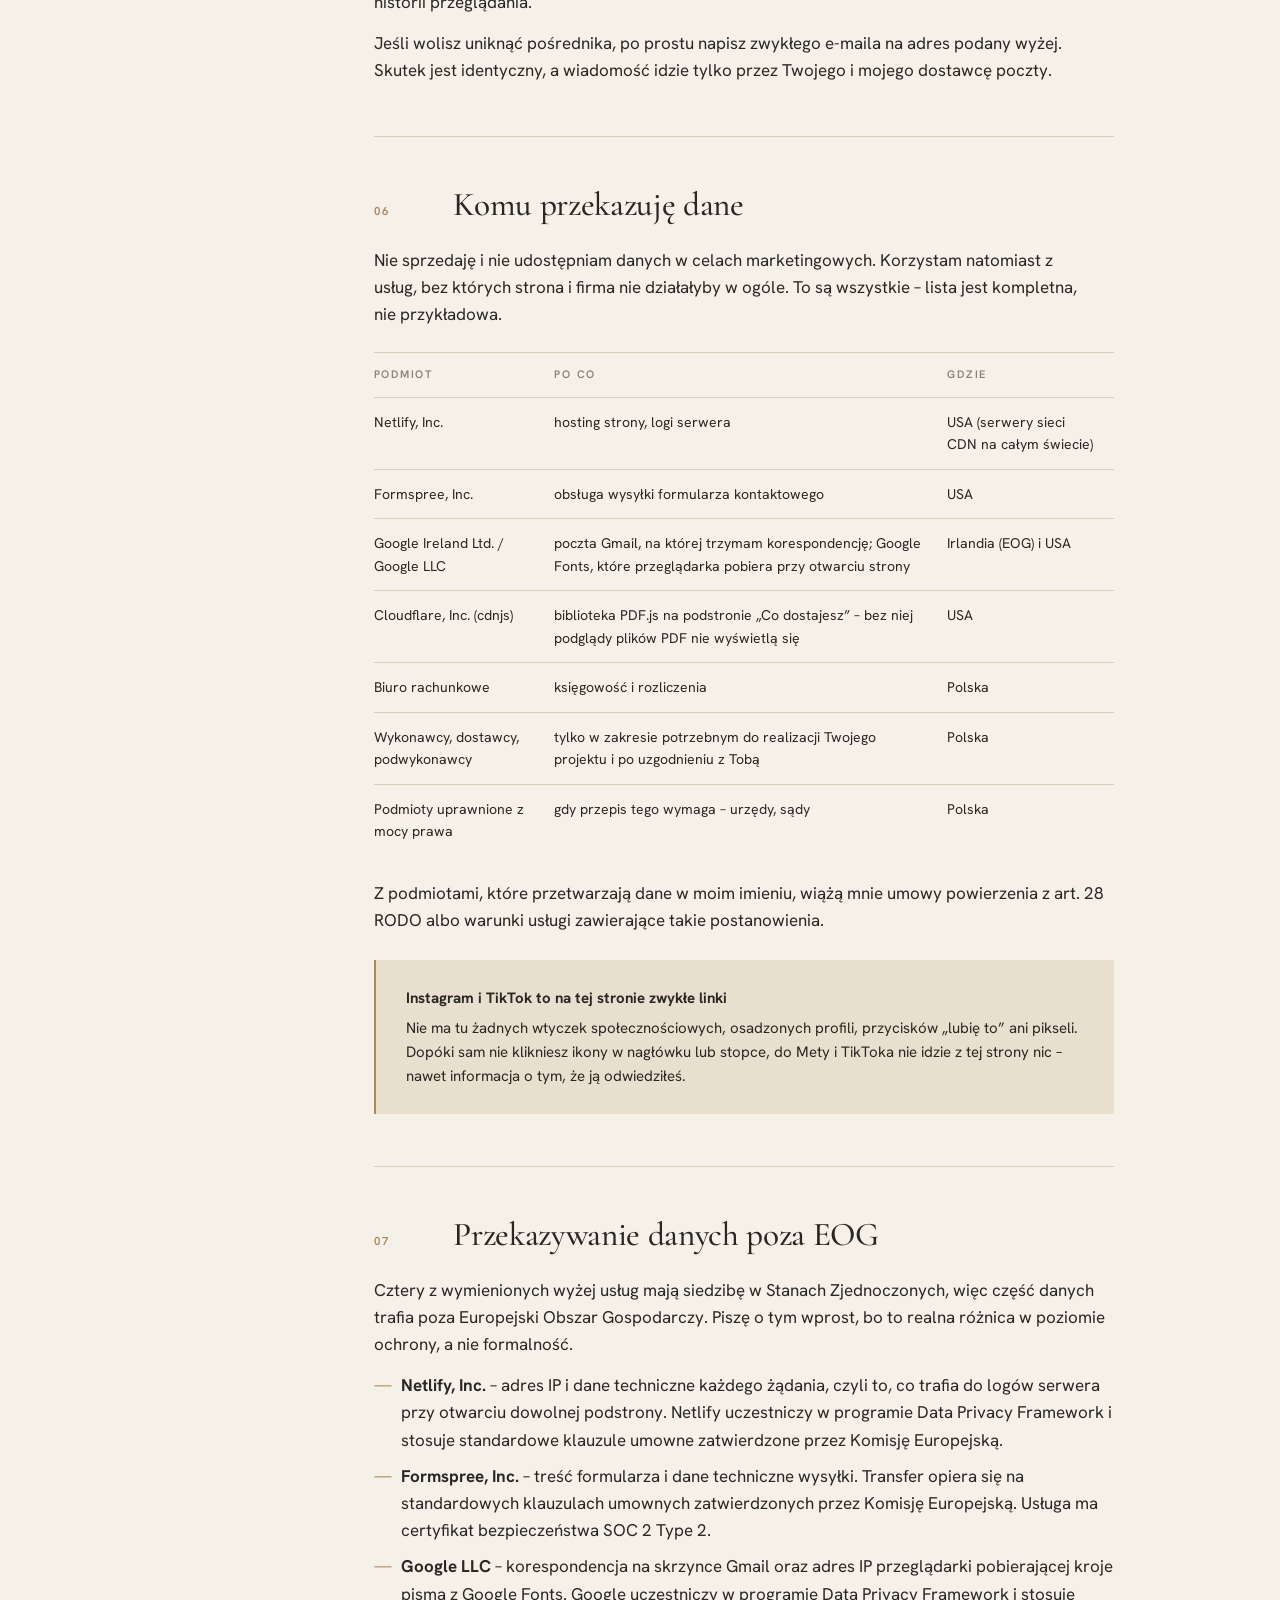
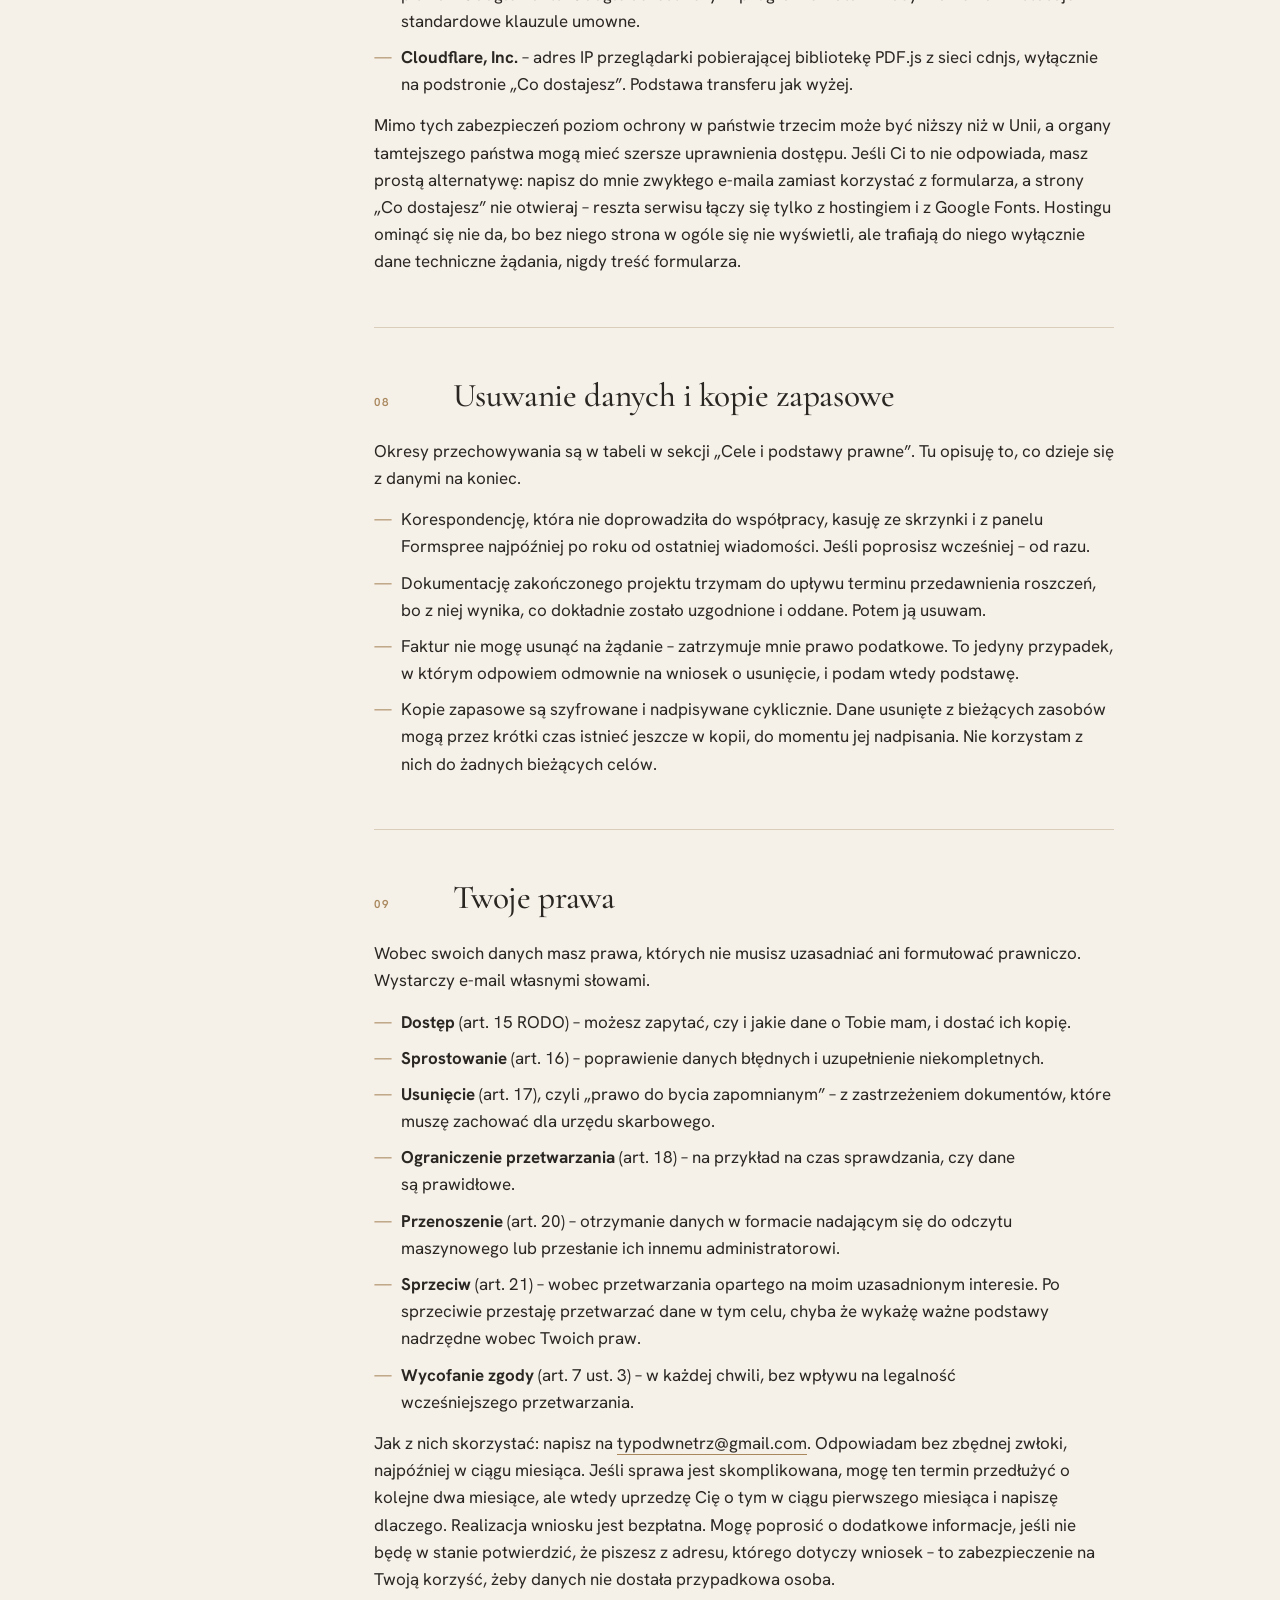
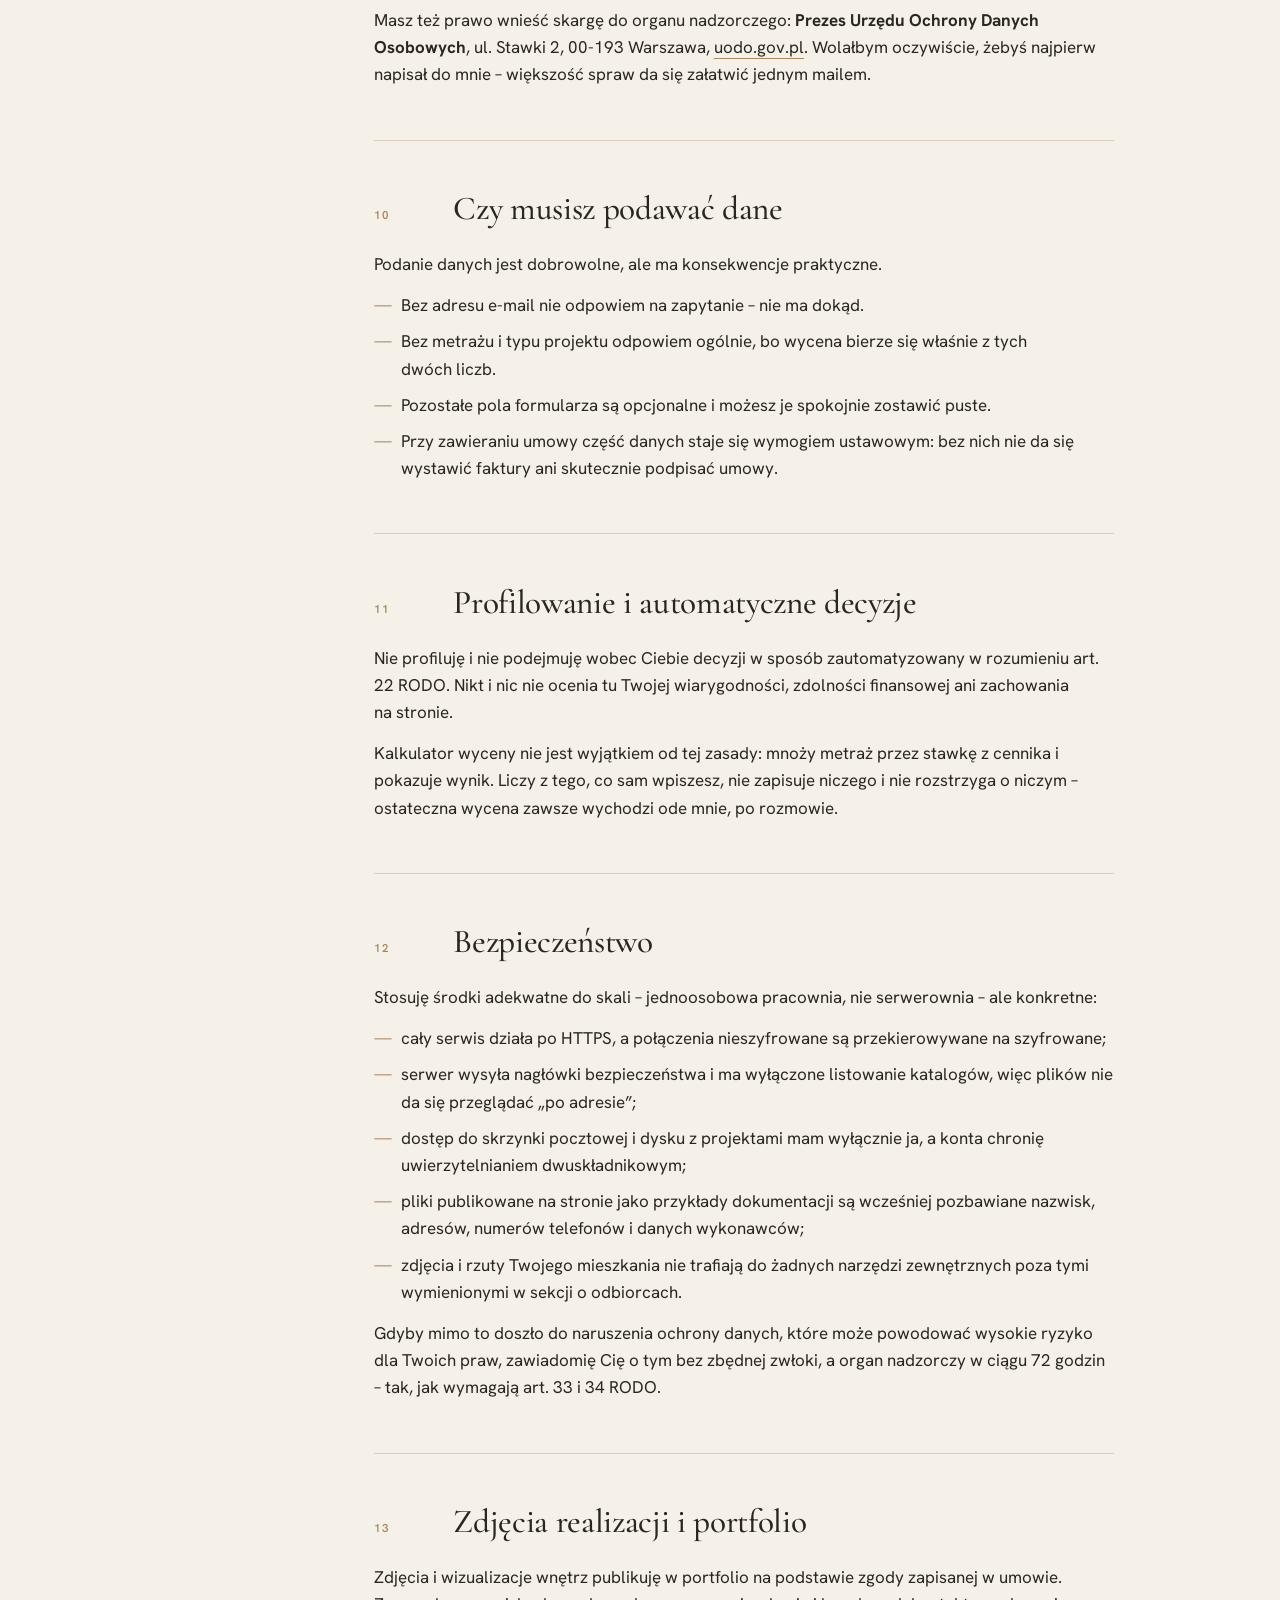
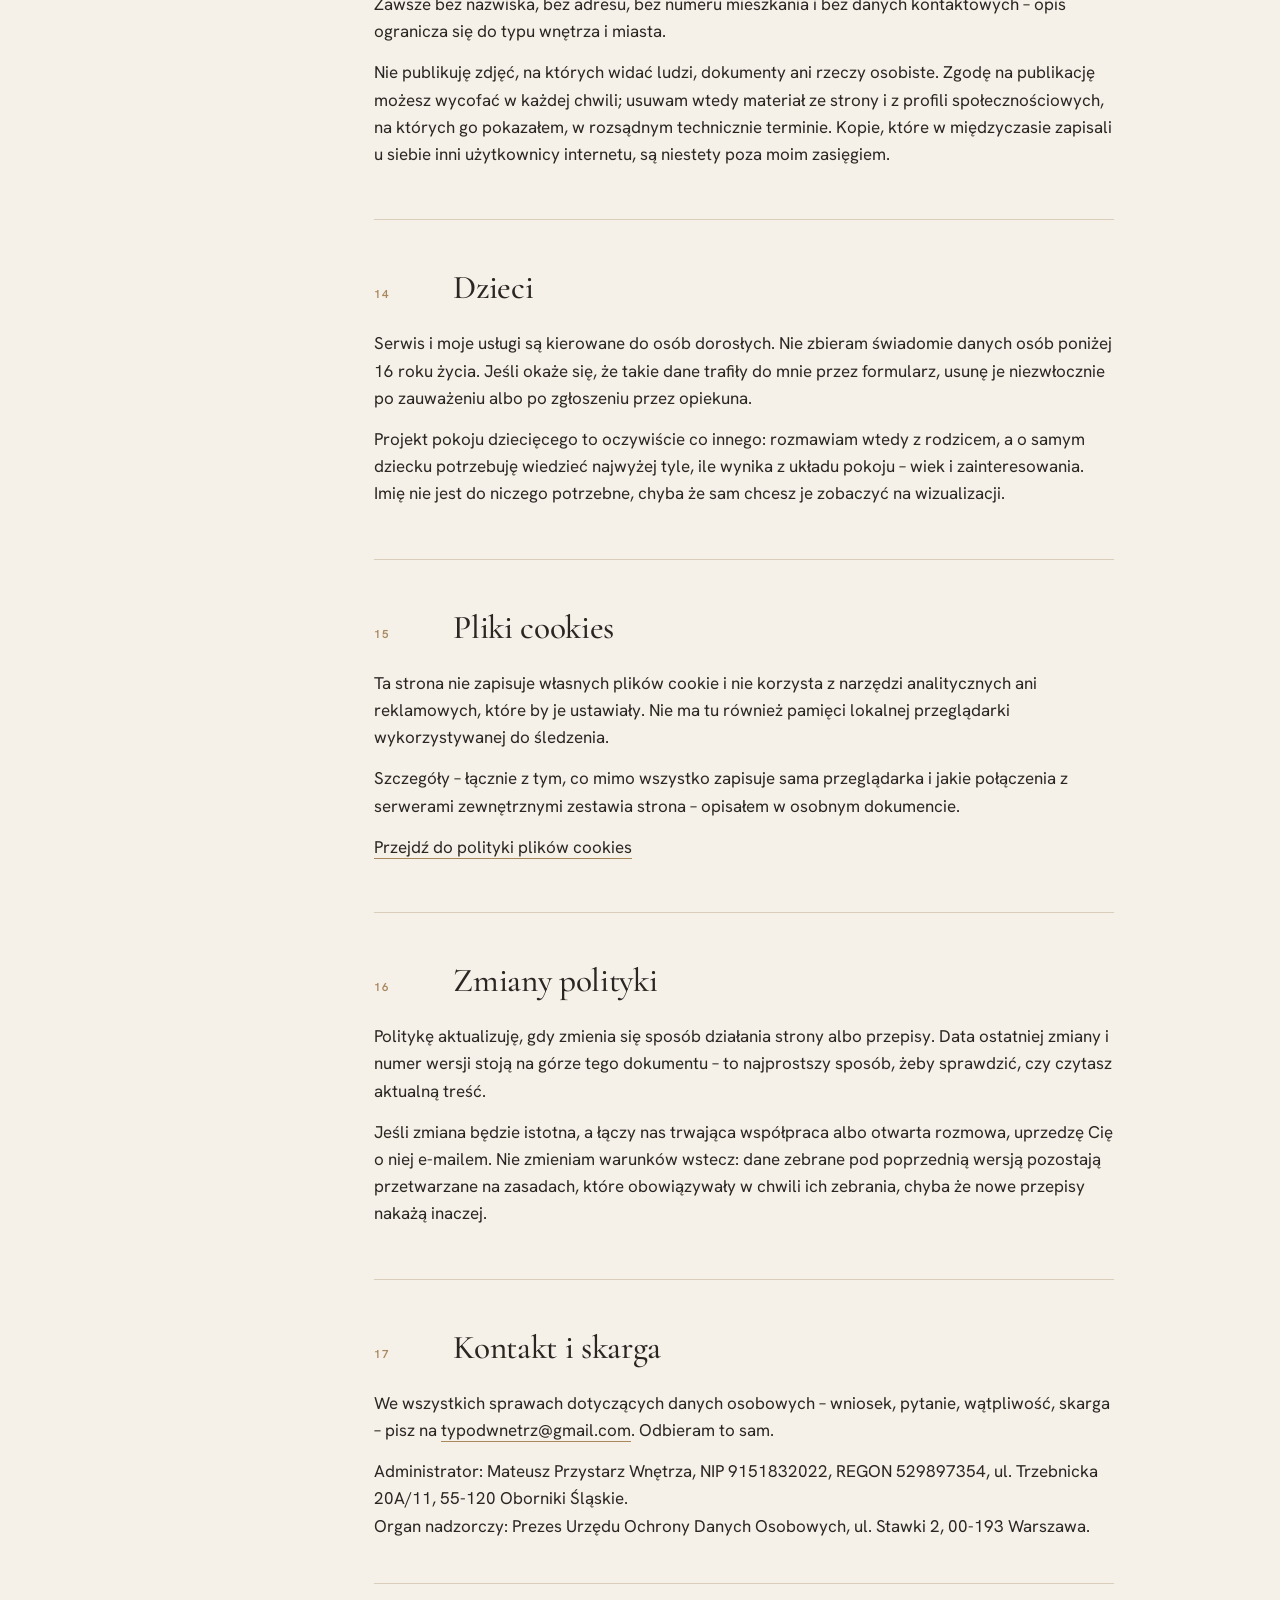
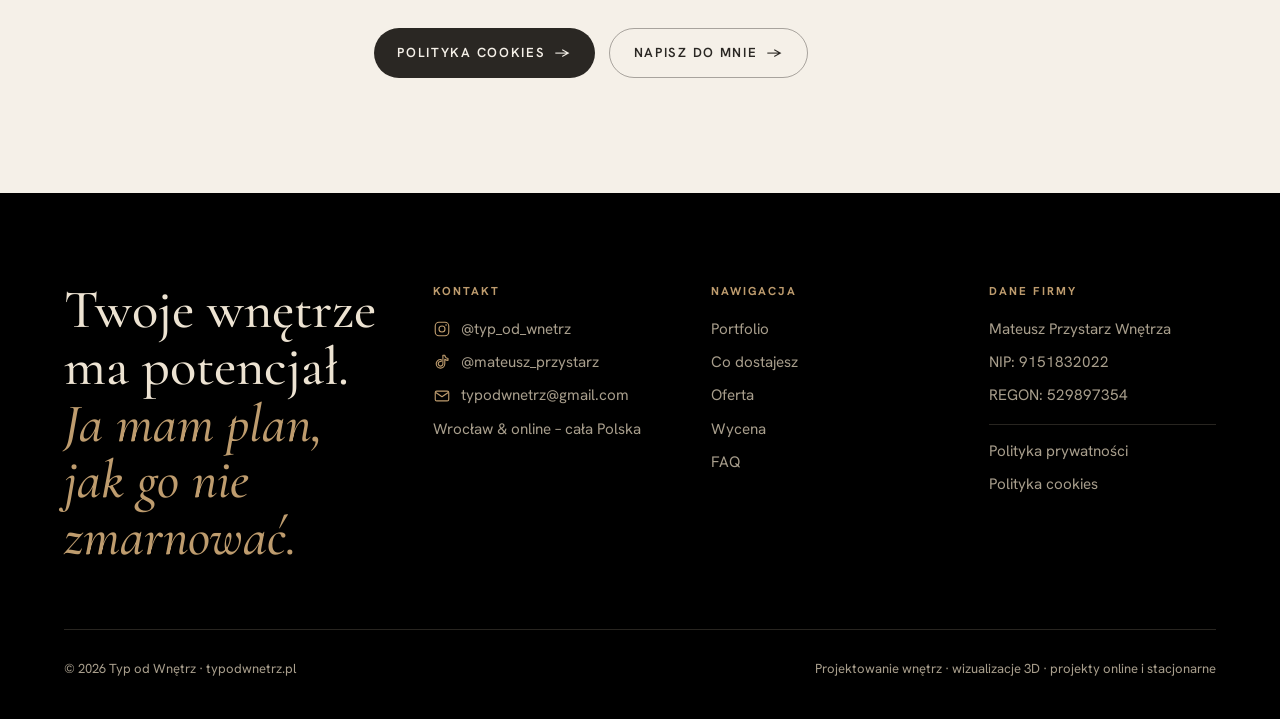
<file: polityka-prywatnosci.html>
<!DOCTYPE html>
<html lang="pl" data-theme="light">
<head>
  <meta charset="UTF-8" />
  <meta name="viewport" content="width=device-width, initial-scale=1.0, viewport-fit=cover" />
  <script>
    (function () {
      var d = document.documentElement;
      d.classList.add("js");
      // Strona jest JASNA – tak jak reszta serwisu. Motyw na stałe.
      d.setAttribute("data-theme", "light");
    })();
  </script>
  <title>Polityka prywatności | Typ od Wnętrz</title>
  <meta name="description" content="Kto jest administratorem danych, jakie dane zbieram przez formularz kontaktowy, komu je przekazuję i jakie masz prawa. Bez analityki, bez reklam, bez profilowania." />
  <meta name="theme-color" content="#F5F0E8" />
  <meta name="color-scheme" content="light" />
  <link rel="canonical" href="https://typodwnetrz.pl/polityka-prywatnosci.html" />

  <!-- Open Graph -->
  <meta property="og:type" content="article" />
  <meta property="og:locale" content="pl_PL" />
  <meta property="og:site_name" content="Typ od Wnętrz" />
  <meta property="og:title" content="Polityka prywatności – Typ od Wnętrz" />
  <meta property="og:description" content="Jakie dane zbieram, na jakiej podstawie, jak długo je trzymam i jak możesz je usunąć." />
  <meta property="og:url" content="https://typodwnetrz.pl/polityka-prywatnosci.html" />
  <meta property="og:image" content="https://typodwnetrz.pl/og-image.jpg" />
  <meta property="og:image:width" content="1200" />
  <meta property="og:image:height" content="630" />
  <meta property="og:image:alt" content="Jasny salon z drewnianą podłogą w jodełkę i dużym przeszkleniem" />
  <meta name="twitter:card" content="summary_large_image" />

  <!-- schema.org – okruszki, żeby Google widziało podstronę pod stroną główną -->
  <script type="application/ld+json">
  {
    "@context": "https://schema.org",
    "@type": "BreadcrumbList",
    "itemListElement": [
      { "@type": "ListItem", "position": 1, "name": "Strona główna", "item": "https://typodwnetrz.pl/" },
      { "@type": "ListItem", "position": 2, "name": "Polityka prywatności", "item": "https://typodwnetrz.pl/polityka-prywatnosci.html" }
    ]
  }
  </script>

  <!-- Ikona karty przegladarki. SVG dla wszystkiego zywego, PNG dla starszego
       Safari, ICO w katalogu glownym zeby /favicon.ico nie konczylo sie 404. -->
  <link rel="icon" href="/favicon.svg" type="image/svg+xml" />
  <link rel="icon" href="/favicon-32.png" sizes="32x32" type="image/png" />
  <link rel="apple-touch-icon" href="/apple-touch-icon.png" />

  <link rel="preconnect" href="https://fonts.googleapis.com" />
  <link rel="preconnect" href="https://fonts.gstatic.com" crossorigin />
  <link href="https://fonts.googleapis.com/css2?family=Cormorant+Garamond:ital,wght@0,400;0,500;0,600;1,400;1,500&family=Hanken+Grotesk:wght@400;500;600;700&display=swap" rel="stylesheet" />
  <link rel="stylesheet" href="styles.css?v=100" />
</head>
<!-- .page-sub: podstrona nie ma ciemnego hero, więc nagłówek od razu dostaje
     jasne tło i ciemny tekst (na stronie głównej robi to dopiero .is-stuck). -->
<body class="page-sub">

  <!-- ============================ HEADER ============================ -->
  <header class="hdr">
    <div class="wrap hdr__row">
      <a class="logo" href="/" aria-label="Typ od Wnętrz – strona główna">
        <span class="logo__mark">T</span>
        <span class="logo__txt">Typ od Wnętrz<small>Studio projektowe</small></span>
      </a>
      <nav class="nav" aria-label="Główna nawigacja">
        <a href="portfolio.html">Projekty</a>
        <a href="przykladowy-projekt.html">Co dostajesz</a>
        <a href="/#o-mnie">O mnie</a>
        <a href="/#oferta">Oferta</a>
        <a href="/#wycena">Wycena</a>
        <a href="/#proces">Proces</a>
        <a href="/#faq">FAQ</a>
        <a href="/#kontakt">Kontakt</a>
      </nav>
      <div class="hdr__cta">
        <div class="social" aria-label="Social media">
          <a href="https://www.instagram.com/typ_od_wnetrz/" target="_blank" rel="noopener" aria-label="Instagram – @typ_od_wnetrz" title="Instagram">
            <svg width="19" height="19" viewBox="0 0 24 24" fill="none" aria-hidden="true">
              <rect x="3" y="3" width="18" height="18" rx="5" stroke="currentColor" stroke-width="1.5"/>
              <circle cx="12" cy="12" r="4" stroke="currentColor" stroke-width="1.5"/>
              <circle cx="17.4" cy="6.6" r="1.1" fill="currentColor"/>
            </svg>
          </a>
          <a href="https://www.tiktok.com/@mateusz_przystarz" target="_blank" rel="noopener" aria-label="TikTok – @mateusz_przystarz" title="TikTok">
            <svg width="19" height="19" viewBox="0 0 24 24" fill="none" aria-hidden="true">
              <path d="M13.2 3h2.5a4.9 4.9 0 0 0 4.3 4.3v2.5a7.4 7.4 0 0 1-4.3-1.5v6.1a5.7 5.7 0 1 1-5.7-5.7c.3 0 .6 0 .9.1v2.6a3.1 3.1 0 1 0 2.3 3V3Z" stroke="currentColor" stroke-width="1.5" stroke-linejoin="round"/>
            </svg>
          </a>
        </div>
        <a href="/#wycena" class="btn btn--ghost">Oblicz wycenę</a>
      </div>
      <button class="burger" type="button" aria-label="Otwórz menu" aria-controls="mobileMenu" aria-expanded="false">
        <span></span><span></span><span></span>
      </button>
    </div>
  </header>

  <!-- mobile overlay -->
  <div class="mobile" id="mobileMenu" aria-hidden="true" inert>
    <nav class="mobile__nav" aria-label="Menu mobilne">
      <a href="portfolio.html" style="--i:0"><span>01</span> Projekty</a>
      <a href="przykladowy-projekt.html" style="--i:1"><span>02</span> Co dostajesz</a>
      <a href="/#o-mnie" style="--i:2"><span>03</span> O mnie</a>
      <a href="/#oferta" style="--i:3"><span>04</span> Oferta</a>
      <a href="/#wycena" style="--i:4"><span>05</span> Wycena</a>
      <a href="/#proces" style="--i:5"><span>06</span> Proces</a>
      <a href="/#faq" style="--i:6"><span>07</span> FAQ</a>
      <a href="/#kontakt" style="--i:7"><span>08</span> Kontakt</a>
    </nav>
    <a href="/#wycena" class="btn btn--ghost btn--on-dark mobile__cta">Oblicz wstępną wycenę <span class="arr">→</span></a>
    <div class="mobile__foot">
      <span>Wrocław &amp; online – cała Polska</span>
    </div>
  </div>

  <main id="top">

    <!-- ============================ NAGŁÓWEK PODSTRONY ============================ -->
    <section class="pghead">
      <div class="wrap">
        <nav class="crumbs" aria-label="Ścieżka nawigacji">
          <a href="/">Strona główna</a>
          <span aria-hidden="true">/</span>
          <span aria-current="page">Polityka prywatności</span>
        </nav>
        <span class="kicker">Dane osobowe</span>
        <h1 class="display pghead__h">Polityka prywatności</h1>
        <p class="lead pghead__lead">Napisana po ludzku, ale bez pomijania rzeczy niewygodnych: kto odpowiada za Twoje dane, co dokładnie zbieram, komu to przekazuję i jak w każdej chwili możesz to wszystko dostać albo skasować.</p>
        <div class="legal__stamp">
          <span>Obowiązuje od <b>10 września 2026</b></span>
          <span>Ostatnia aktualizacja <b>13 września 2026</b></span>
          <span>Wersja <b>1.1</b></span>
        </div>
      </div>
    </section>

    <!-- ============================ TREŚĆ ============================ -->
    <section class="legal">
      <div class="wrap legal__grid">

        <!-- Spis treści. Numery dopisuje CSS (licznik na .legal__toc ol), więc
             numeracja w spisie i w dokumencie nie może się rozjechać – trzeba
             tylko pamiętać, żeby kolejność pozycji odpowiadała kolejności sekcji. -->
        <nav class="legal__toc" aria-label="Spis treści dokumentu">
          <h2>W tym dokumencie</h2>
          <ol>
            <li><a href="#administrator">Kto odpowiada za dane</a></li>
            <li><a href="#skrot">Najkrótsza wersja</a></li>
            <li><a href="#dane">Jakie dane zbieram</a></li>
            <li><a href="#cele">Cele i podstawy prawne</a></li>
            <li><a href="#kalkulator">Formularz od kuchni</a></li>
            <li><a href="#odbiorcy">Komu przekazuję dane</a></li>
            <li><a href="#eog">Przekazywanie poza EOG</a></li>
            <li><a href="#usuwanie">Usuwanie i kopie zapasowe</a></li>
            <li><a href="#prawa">Twoje prawa</a></li>
            <li><a href="#dobrowolnosc">Czy musisz podawać dane</a></li>
            <li><a href="#profilowanie">Profilowanie</a></li>
            <li><a href="#bezpieczenstwo">Bezpieczeństwo</a></li>
            <li><a href="#realizacje">Zdjęcia realizacji</a></li>
            <li><a href="#dzieci">Dzieci</a></li>
            <li><a href="#cookies">Pliki cookies</a></li>
            <li><a href="#zmiany">Zmiany polityki</a></li>
            <li><a href="#kontakt-dane">Kontakt i skarga</a></li>
          </ol>
        </nav>

        <div class="legal__body">

          <section id="administrator">
            <h2><span>Kto odpowiada za Twoje dane</span></h2>
            <p>Administratorem danych osobowych zbieranych w serwisie <b>typodwnetrz.pl</b> jest Mateusz Przystarz, prowadzący jednoosobową działalność gospodarczą pod firmą <b>Mateusz Przystarz Wnętrza</b> (marka: Typ od Wnętrz).</p>
            <!-- Adres stoi wyłącznie tutaj i w sekcji „Kontakt i skarga" na dole
                 obu dokumentów. Świadomie nie ma go w stopce serwisu ani
                 w JSON-LD na stronie głównej - tam zostają NIP i REGON. -->
            <ul>
              <li>NIP: <b>9151832022</b></li>
              <li>REGON: <b>529897354</b></li>
              <li>Adres: ul. Trzebnicka 20A/11, 55-120 Oborniki Śląskie</li>
              <li>E-mail: <a href="mailto:typodwnetrz@gmail.com">typodwnetrz@gmail.com</a></li>
            </ul>
            <p>Nie wyznaczyłem inspektora ochrony danych – przy tej skali i rodzaju przetwarzania nie ma takiego obowiązku. Wszystkie sprawy dotyczące danych trafiają więc bezpośrednio do mnie, na adres e-mail podany wyżej. Odpowiadam osobiście.</p>
            <p>Ilekroć w tym dokumencie piszę „RODO”, chodzi o rozporządzenie Parlamentu Europejskiego i Rady (UE) 2016/679 z 27 kwietnia 2016 r. o ochronie danych osobowych.</p>
          </section>

          <section id="skrot">
            <h2><span>Najkrótsza wersja</span></h2>
            <p>Ten skrót nie zastępuje reszty dokumentu – jest mapą, nie streszczeniem prawnym. Ale jeśli masz przeczytać tylko jedną sekcję, niech to będzie ta.</p>
            <ul>
              <li>Ta strona nie ma analityki, reklam, pikseli społecznościowych ani remarketingu. Nie wiem, ilu jest tu odwiedzających, i nie śledzę, dokąd idą dalej.</li>
              <li>Sama strona nie zapisuje w Twojej przeglądarce żadnych plików cookie. Dlatego nie ma tu banera zgody – nie ma na co jej zbierać.</li>
              <li>Zbieram wyłącznie to, co sam mi wyślesz: formularzem, e-mailem albo wiadomością w social mediach.</li>
              <li>Kalkulator wyceny liczy w Twojej przeglądarce. Wynik trafia do mnie tylko wtedy, gdy sam zaznaczysz, że chcesz go dołączyć do zapytania.</li>
              <li>Nie sprzedaję, nie wynajmuję i nie udostępniam danych na potrzeby marketingu innych firm. Nie buduję bazy do wysyłki, bo nie prowadzę newslettera.</li>
              <li>Nie ma profilowania ani decyzji podejmowanych automatycznie.</li>
              <li>Możesz w każdej chwili napisać jedno zdanie: „proszę o usunięcie moich danych”. Zrobię to, o ile nie zatrzymuje mnie przepis podatkowy.</li>
            </ul>
          </section>

          <section id="dane">
            <h2><span>Jakie dane zbieram i skąd</span></h2>

            <h3>Formularz kontaktowy</h3>
            <p>Formularz w sekcji „Kontakt” ma dwa pola obowiązkowe – <b>imię</b> i <b>adres e-mail</b>. Reszta jest dobrowolna i służy wyłącznie temu, żeby moja odpowiedź była konkretna, a nie ogólnikowa: telefon, miasto, metraż, typ projektu, orientacyjny budżet i opis wnętrza. Do tego zaznaczenie zgody na kontakt zwrotny i – jeśli sam je włączysz – wynik kalkulatora wyceny.</p>
            <p>Operator formularza rejestruje przy wysyłce także dane techniczne: adres IP, datę i godzinę oraz informacje o przeglądarce. To standardowy mechanizm antyspamowy, nie profilowanie. Nie łączę tych danych z niczym innym i sam z nich nie korzystam.</p>

            <h3>E-mail, Instagram, TikTok</h3>
            <p>Jeśli piszesz bezpośrednio na skrzynkę albo w wiadomości prywatnej, dostaję to, co sam podasz: adres nadawcy lub nazwę profilu, treść wiadomości i wszystko, co do niej dołączysz. W przypadku social mediów administratorem tej rozmowy jest również właściciel platformy – Meta albo TikTok – na zasadach opisanych w ich własnych regulaminach, na które nie mam wpływu.</p>

            <h3>W trakcie współpracy</h3>
            <p>Kiedy dochodzi do umowy, zakres danych rośnie, bo inaczej nie da się zaprojektować wnętrza ani wystawić faktury:</p>
            <ul>
              <li>dane do umowy i rozliczenia: imię i nazwisko, adres, numer NIP albo PESEL, jeśli jest wymagany do faktury, numer rachunku bankowego;</li>
              <li>adres nieruchomości i dane potrzebne do inwentaryzacji: rzuty, wymiary, zdjęcia pomieszczeń, dokumentacja od dewelopera;</li>
              <li>ustalenia projektowe: budżet, preferencje, korespondencja, uwagi do kolejnych wersji;</li>
              <li>dane kontaktowe osób trzecich, które sam mi przekażesz – wykonawcy, ekipy, dostawcy. Traktuję je tak samo ostrożnie jak Twoje.</li>
            </ul>

            <h3>Logi serwera</h3>
            <p>Strona stoi na hostingu Netlify, którego serwery zapisują automatycznie standardowe logi: adres IP, adres odwiedzonej podstrony, datę, godzinę oraz typ przeglądarki i systemu. Dzieje się to niezależnie od formularza, po stronie hostingu, i służy wyłącznie bezpieczeństwu oraz diagnostyce awarii. Sam tych logów nie pobieram ani nie przechowuję.</p>

            <div class="legal__note">
              <b>Czego nie zbieram</b>
              Nie proszę o dane szczególnych kategorii z art. 9 RODO – o zdrowie, wyznanie, poglądy, dane biometryczne. Nie są mi potrzebne do zaprojektowania wnętrza. Jeśli sytuacja rodzinna albo zdrowotna wpływa na układ mieszkania, wystarczy, że napiszesz o samym wymaganiu („potrzebuję prysznica bez brodzika”), bez uzasadnienia medycznego.
            </div>
          </section>

          <section id="cele">
            <h2><span>Cele i podstawy prawne</span></h2>
            <p>Każde przetwarzanie musi mieć swój cel i podstawę z art. 6 RODO. Poniżej wszystkie, jakie występują w tym serwisie i w mojej pracy – razem z tym, jak długo trzymam dane w każdym z tych przypadków.</p>
            <div class="legal__tblwrap">
              <table class="legal__tbl">
                <thead>
                  <tr><th scope="col">Cel</th><th scope="col">Podstawa prawna</th><th scope="col">Jak długo</th></tr>
                </thead>
                <tbody>
                  <tr>
                    <td>Odpowiedź na zapytanie i przygotowanie wstępnej wyceny</td>
                    <td>art. 6 ust. 1 lit. b RODO – działania na Twoje żądanie przed zawarciem umowy; a gdy rozmowa nie kończy się umową, art. 6 ust. 1 lit. f – mój uzasadniony interes w prowadzeniu korespondencji</td>
                    <td>do 12 miesięcy od ostatniej wiadomości</td>
                  </tr>
                  <tr>
                    <td>Kontakt zwrotny e-mailem lub telefonem</td>
                    <td>art. 6 ust. 1 lit. a RODO – zgoda zaznaczona w formularzu, w połączeniu z przepisami Prawa komunikacji elektronicznej o kontakcie w celach marketingu bezpośredniego</td>
                    <td>do wycofania zgody</td>
                  </tr>
                  <tr>
                    <td>Zawarcie i wykonanie umowy o projekt</td>
                    <td>art. 6 ust. 1 lit. b RODO</td>
                    <td>czas trwania umowy</td>
                  </tr>
                  <tr>
                    <td>Faktury, księgowość, rozliczenia podatkowe</td>
                    <td>art. 6 ust. 1 lit. c RODO w związku z ustawą o rachunkowości i Ordynacją podatkową</td>
                    <td>5 lat od końca roku, w którym upłynął termin płatności podatku</td>
                  </tr>
                  <tr>
                    <td>Ustalenie, dochodzenie i obrona roszczeń</td>
                    <td>art. 6 ust. 1 lit. f RODO</td>
                    <td>do upływu przedawnienia, zwykle od 3 do 6 lat</td>
                  </tr>
                  <tr>
                    <td>Publikacja zdjęć realizacji w portfolio</td>
                    <td>art. 6 ust. 1 lit. a RODO – zgoda zapisana w umowie</td>
                    <td>do wycofania zgody</td>
                  </tr>
                  <tr>
                    <td>Bezpieczeństwo serwisu, logi, obrona przed nadużyciami</td>
                    <td>art. 6 ust. 1 lit. f RODO</td>
                    <td>przez okres ustalony przez hosting (Netlify); u siebie tych logów nie przechowuję</td>
                  </tr>
                </tbody>
              </table>
            </div>
            <p>Zgodę – tam, gdzie jest podstawą – możesz wycofać w każdej chwili jednym e-mailem. Wycofanie działa na przyszłość i nie podważa tego, co zrobiłem zgodnie z prawem wcześniej.</p>
          </section>

          <section id="kalkulator">
            <h2><span>Formularz i kalkulator od kuchni</span></h2>
            <p>Ta sekcja nie jest wymagana przez RODO. Jest tu, bo „przetwarzamy dane w celu obsługi zapytania” brzmi jak zasłona, a Ty masz prawo wiedzieć, co dokładnie dzieje się po kliknięciu przycisku.</p>
            <p><b>Kalkulator wyceny</b> to skrypt działający wyłącznie w Twojej przeglądarce. Metraż i typ projektu, które w nim wpisujesz, nie są nigdzie wysyłane ani zapisywane. Wynik pojawia się na ekranie i znika razem z zamknięciem karty. Do mnie trafia dopiero wtedy, gdy w formularzu świadomie zaznaczysz „dołącz wynik mojego kalkulatora do zapytania”.</p>
            <p><b>Formularz kontaktowy</b> wysyła treść w tle, połączeniem szyfrowanym, do usługi Formspree, która przekazuje ją na moją skrzynkę <a href="mailto:typodwnetrz@gmail.com">typodwnetrz@gmail.com</a>. Kopia zapytania zostaje też w panelu Formspree, skąd usuwam ją razem z korespondencją.</p>
            <p><b>Ukryte pole antyspamowe.</b> Formularz zawiera pole niewidoczne na ekranie, którego człowiek nigdy nie wypełni, a automat zwykle tak. To jedyny mechanizm antybotowy na tej stronie – nie ma tu żadnej zewnętrznej captchy, więc nic nie analizuje ruchów Twojej myszy ani historii przeglądania.</p>
            <p>Jeśli wolisz uniknąć pośrednika, po prostu napisz zwykłego e-maila na adres podany wyżej. Skutek jest identyczny, a wiadomość idzie tylko przez Twojego i mojego dostawcę poczty.</p>
          </section>

          <section id="odbiorcy">
            <h2><span>Komu przekazuję dane</span></h2>
            <p>Nie sprzedaję i nie udostępniam danych w celach marketingowych. Korzystam natomiast z usług, bez których strona i firma nie działałyby w ogóle. To są wszystkie – lista jest kompletna, nie przykładowa.</p>
            <div class="legal__tblwrap">
              <table class="legal__tbl">
                <thead>
                  <tr><th scope="col">Podmiot</th><th scope="col">Po co</th><th scope="col">Gdzie</th></tr>
                </thead>
                <tbody>
                  <tr><td>Netlify, Inc.</td><td>hosting strony, logi serwera</td><td>USA (serwery sieci CDN na całym świecie)</td></tr>
                  <tr><td>Formspree, Inc.</td><td>obsługa wysyłki formularza kontaktowego</td><td>USA</td></tr>
                  <tr><td>Google Ireland Ltd. / Google LLC</td><td>poczta Gmail, na której trzymam korespondencję; Google Fonts, które przeglądarka pobiera przy otwarciu strony</td><td>Irlandia (EOG) i USA</td></tr>
                  <tr><td>Cloudflare, Inc. (cdnjs)</td><td>biblioteka PDF.js na podstronie „Co dostajesz” – bez niej podglądy plików PDF nie wyświetlą się</td><td>USA</td></tr>
                  <tr><td>Biuro rachunkowe</td><td>księgowość i rozliczenia</td><td>Polska</td></tr>
                  <tr><td>Wykonawcy, dostawcy, podwykonawcy</td><td>tylko w zakresie potrzebnym do realizacji Twojego projektu i po uzgodnieniu z Tobą</td><td>Polska</td></tr>
                  <tr><td>Podmioty uprawnione z mocy prawa</td><td>gdy przepis tego wymaga – urzędy, sądy</td><td>Polska</td></tr>
                </tbody>
              </table>
            </div>
            <p>Z podmiotami, które przetwarzają dane w moim imieniu, wiążą mnie umowy powierzenia z art. 28 RODO albo warunki usługi zawierające takie postanowienia.</p>
            <div class="legal__note">
              <b>Instagram i TikTok to na tej stronie zwykłe linki</b>
              Nie ma tu żadnych wtyczek społecznościowych, osadzonych profili, przycisków „lubię to” ani pikseli. Dopóki sam nie klikniesz ikony w nagłówku lub stopce, do Mety i TikToka nie idzie z tej strony nic – nawet informacja o tym, że ją odwiedziłeś.
            </div>
          </section>

          <section id="eog">
            <h2><span>Przekazywanie danych poza EOG</span></h2>
            <p>Cztery z wymienionych wyżej usług mają siedzibę w Stanach Zjednoczonych, więc część danych trafia poza Europejski Obszar Gospodarczy. Piszę o tym wprost, bo to realna różnica w poziomie ochrony, a nie formalność.</p>
            <ul>
              <li><b>Netlify, Inc.</b> – adres IP i dane techniczne każdego żądania, czyli to, co trafia do logów serwera przy otwarciu dowolnej podstrony. Netlify uczestniczy w programie Data Privacy Framework i stosuje standardowe klauzule umowne zatwierdzone przez Komisję Europejską.</li>
              <li><b>Formspree, Inc.</b> – treść formularza i dane techniczne wysyłki. Transfer opiera się na standardowych klauzulach umownych zatwierdzonych przez Komisję Europejską. Usługa ma certyfikat bezpieczeństwa SOC 2 Type 2.</li>
              <li><b>Google LLC</b> – korespondencja na skrzynce Gmail oraz adres IP przeglądarki pobierającej kroje pisma z Google Fonts. Google uczestniczy w programie Data Privacy Framework i stosuje standardowe klauzule umowne.</li>
              <li><b>Cloudflare, Inc.</b> – adres IP przeglądarki pobierającej bibliotekę PDF.js z sieci cdnjs, wyłącznie na podstronie „Co dostajesz”. Podstawa transferu jak wyżej.</li>
            </ul>
            <p>Mimo tych zabezpieczeń poziom ochrony w państwie trzecim może być niższy niż w Unii, a organy tamtejszego państwa mogą mieć szersze uprawnienia dostępu. Jeśli Ci to nie odpowiada, masz prostą alternatywę: napisz do mnie zwykłego e-maila zamiast korzystać z formularza, a strony „Co dostajesz” nie otwieraj – reszta serwisu łączy się tylko z hostingiem i z Google Fonts. Hostingu ominąć się nie da, bo bez niego strona w ogóle się nie wyświetli, ale trafiają do niego wyłącznie dane techniczne żądania, nigdy treść formularza.</p>
          </section>

          <section id="usuwanie">
            <h2><span>Usuwanie danych i kopie zapasowe</span></h2>
            <p>Okresy przechowywania są w tabeli w sekcji „Cele i podstawy prawne”. Tu opisuję to, co dzieje się z danymi na koniec.</p>
            <ul>
              <li>Korespondencję, która nie doprowadziła do współpracy, kasuję ze skrzynki i z panelu Formspree najpóźniej po roku od ostatniej wiadomości. Jeśli poprosisz wcześniej – od razu.</li>
              <li>Dokumentację zakończonego projektu trzymam do upływu terminu przedawnienia roszczeń, bo z niej wynika, co dokładnie zostało uzgodnione i oddane. Potem ją usuwam.</li>
              <li>Faktur nie mogę usunąć na żądanie – zatrzymuje mnie prawo podatkowe. To jedyny przypadek, w którym odpowiem odmownie na wniosek o usunięcie, i podam wtedy podstawę.</li>
              <li>Kopie zapasowe są szyfrowane i nadpisywane cyklicznie. Dane usunięte z bieżących zasobów mogą przez krótki czas istnieć jeszcze w kopii, do momentu jej nadpisania. Nie korzystam z nich do żadnych bieżących celów.</li>
            </ul>
          </section>

          <section id="prawa">
            <h2><span>Twoje prawa</span></h2>
            <p>Wobec swoich danych masz prawa, których nie musisz uzasadniać ani formułować prawniczo. Wystarczy e-mail własnymi słowami.</p>
            <ul>
              <li><b>Dostęp</b> (art. 15 RODO) – możesz zapytać, czy i jakie dane o Tobie mam, i dostać ich kopię.</li>
              <li><b>Sprostowanie</b> (art. 16) – poprawienie danych błędnych i uzupełnienie niekompletnych.</li>
              <li><b>Usunięcie</b> (art. 17), czyli „prawo do bycia zapomnianym” – z zastrzeżeniem dokumentów, które muszę zachować dla urzędu skarbowego.</li>
              <li><b>Ograniczenie przetwarzania</b> (art. 18) – na przykład na czas sprawdzania, czy dane są prawidłowe.</li>
              <li><b>Przenoszenie</b> (art. 20) – otrzymanie danych w formacie nadającym się do odczytu maszynowego lub przesłanie ich innemu administratorowi.</li>
              <li><b>Sprzeciw</b> (art. 21) – wobec przetwarzania opartego na moim uzasadnionym interesie. Po sprzeciwie przestaję przetwarzać dane w tym celu, chyba że wykażę ważne podstawy nadrzędne wobec Twoich praw.</li>
              <li><b>Wycofanie zgody</b> (art. 7 ust. 3) – w każdej chwili, bez wpływu na legalność wcześniejszego przetwarzania.</li>
            </ul>
            <p>Jak z nich skorzystać: napisz na <a href="mailto:typodwnetrz@gmail.com">typodwnetrz@gmail.com</a>. Odpowiadam bez zbędnej zwłoki, najpóźniej w ciągu miesiąca. Jeśli sprawa jest skomplikowana, mogę ten termin przedłużyć o kolejne dwa miesiące, ale wtedy uprzedzę Cię o tym w ciągu pierwszego miesiąca i napiszę dlaczego. Realizacja wniosku jest bezpłatna. Mogę poprosić o dodatkowe informacje, jeśli nie będę w stanie potwierdzić, że piszesz z adresu, którego dotyczy wniosek – to zabezpieczenie na Twoją korzyść, żeby danych nie dostała przypadkowa osoba.</p>
            <p>Masz też prawo wnieść skargę do organu nadzorczego: <b>Prezes Urzędu Ochrony Danych Osobowych</b>, ul. Stawki 2, 00-193 Warszawa, <a href="https://uodo.gov.pl" target="_blank" rel="noopener">uodo.gov.pl</a>. Wolałbym oczywiście, żebyś najpierw napisał do mnie – większość spraw da się załatwić jednym mailem.</p>
          </section>

          <section id="dobrowolnosc">
            <h2><span>Czy musisz podawać dane</span></h2>
            <p>Podanie danych jest dobrowolne, ale ma konsekwencje praktyczne.</p>
            <ul>
              <li>Bez adresu e-mail nie odpowiem na zapytanie – nie ma dokąd.</li>
              <li>Bez metrażu i typu projektu odpowiem ogólnie, bo wycena bierze się właśnie z tych dwóch liczb.</li>
              <li>Pozostałe pola formularza są opcjonalne i możesz je spokojnie zostawić puste.</li>
              <li>Przy zawieraniu umowy część danych staje się wymogiem ustawowym: bez nich nie da się wystawić faktury ani skutecznie podpisać umowy.</li>
            </ul>
          </section>

          <section id="profilowanie">
            <h2><span>Profilowanie i automatyczne decyzje</span></h2>
            <p>Nie profiluję i nie podejmuję wobec Ciebie decyzji w sposób zautomatyzowany w rozumieniu art. 22 RODO. Nikt i nic nie ocenia tu Twojej wiarygodności, zdolności finansowej ani zachowania na stronie.</p>
            <p>Kalkulator wyceny nie jest wyjątkiem od tej zasady: mnoży metraż przez stawkę z cennika i pokazuje wynik. Liczy z tego, co sam wpiszesz, nie zapisuje niczego i nie rozstrzyga o niczym – ostateczna wycena zawsze wychodzi ode mnie, po rozmowie.</p>
          </section>

          <section id="bezpieczenstwo">
            <h2><span>Bezpieczeństwo</span></h2>
            <p>Stosuję środki adekwatne do skali – jednoosobowa pracownia, nie serwerownia – ale konkretne:</p>
            <ul>
              <li>cały serwis działa po HTTPS, a połączenia nieszyfrowane są przekierowywane na szyfrowane;</li>
              <li>serwer wysyła nagłówki bezpieczeństwa i ma wyłączone listowanie katalogów, więc plików nie da się przeglądać „po adresie”;</li>
              <li>dostęp do skrzynki pocztowej i dysku z projektami mam wyłącznie ja, a konta chronię uwierzytelnianiem dwuskładnikowym;</li>
              <li>pliki publikowane na stronie jako przykłady dokumentacji są wcześniej pozbawiane nazwisk, adresów, numerów telefonów i danych wykonawców;</li>
              <li>zdjęcia i rzuty Twojego mieszkania nie trafiają do żadnych narzędzi zewnętrznych poza tymi wymienionymi w sekcji o odbiorcach.</li>
            </ul>
            <p>Gdyby mimo to doszło do naruszenia ochrony danych, które może powodować wysokie ryzyko dla Twoich praw, zawiadomię Cię o tym bez zbędnej zwłoki, a organ nadzorczy w ciągu 72 godzin – tak, jak wymagają art. 33 i 34 RODO.</p>
          </section>

          <section id="realizacje">
            <h2><span>Zdjęcia realizacji i portfolio</span></h2>
            <p>Zdjęcia i wizualizacje wnętrz publikuję w portfolio na podstawie zgody zapisanej w umowie. Zawsze bez nazwiska, bez adresu, bez numeru mieszkania i bez danych kontaktowych – opis ogranicza się do typu wnętrza i miasta.</p>
            <p>Nie publikuję zdjęć, na których widać ludzi, dokumenty ani rzeczy osobiste. Zgodę na publikację możesz wycofać w każdej chwili; usuwam wtedy materiał ze strony i z profili społecznościowych, na których go pokazałem, w rozsądnym technicznie terminie. Kopie, które w międzyczasie zapisali u siebie inni użytkownicy internetu, są niestety poza moim zasięgiem.</p>
          </section>

          <section id="dzieci">
            <h2><span>Dzieci</span></h2>
            <p>Serwis i moje usługi są kierowane do osób dorosłych. Nie zbieram świadomie danych osób poniżej 16 roku życia. Jeśli okaże się, że takie dane trafiły do mnie przez formularz, usunę je niezwłocznie po zauważeniu albo po zgłoszeniu przez opiekuna.</p>
            <p>Projekt pokoju dziecięcego to oczywiście co innego: rozmawiam wtedy z rodzicem, a o samym dziecku potrzebuję wiedzieć najwyżej tyle, ile wynika z układu pokoju – wiek i zainteresowania. Imię nie jest do niczego potrzebne, chyba że sam chcesz je zobaczyć na wizualizacji.</p>
          </section>

          <section id="cookies">
            <h2><span>Pliki cookies</span></h2>
            <p>Ta strona nie zapisuje własnych plików cookie i nie korzysta z narzędzi analitycznych ani reklamowych, które by je ustawiały. Nie ma tu również pamięci lokalnej przeglądarki wykorzystywanej do śledzenia.</p>
            <p>Szczegóły – łącznie z tym, co mimo wszystko zapisuje sama przeglądarka i jakie połączenia z serwerami zewnętrznymi zestawia strona – opisałem w osobnym dokumencie.</p>
            <p><a href="polityka-cookies.html">Przejdź do polityki plików cookies</a></p>
          </section>

          <section id="zmiany">
            <h2><span>Zmiany polityki</span></h2>
            <p>Politykę aktualizuję, gdy zmienia się sposób działania strony albo przepisy. Data ostatniej zmiany i numer wersji stoją na górze tego dokumentu – to najprostszy sposób, żeby sprawdzić, czy czytasz aktualną treść.</p>
            <p>Jeśli zmiana będzie istotna, a łączy nas trwająca współpraca albo otwarta rozmowa, uprzedzę Cię o niej e-mailem. Nie zmieniam warunków wstecz: dane zebrane pod poprzednią wersją pozostają przetwarzane na zasadach, które obowiązywały w chwili ich zebrania, chyba że nowe przepisy nakażą inaczej.</p>
          </section>

          <section id="kontakt-dane">
            <h2><span>Kontakt i skarga</span></h2>
            <p>We wszystkich sprawach dotyczących danych osobowych – wniosek, pytanie, wątpliwość, skarga – pisz na <a href="mailto:typodwnetrz@gmail.com">typodwnetrz@gmail.com</a>. Odbieram to sam.</p>
            <p>Administrator: Mateusz Przystarz Wnętrza, NIP 9151832022, REGON 529897354, ul. Trzebnicka 20A/11, 55-120 Oborniki Śląskie.<br />
            Organ nadzorczy: Prezes Urzędu Ochrony Danych Osobowych, ul. Stawki 2, 00-193 Warszawa.</p>
            <div class="legal__pair">
              <a href="polityka-cookies.html" class="btn btn--solid">Polityka cookies <span class="arr">→</span></a>
              <a href="/#kontakt" class="btn btn--ghost">Napisz do mnie <span class="arr">→</span></a>
            </div>
          </section>

        </div>
      </div>
    </section>

  </main>

  <!-- ============================ FOOTER ============================ -->
  <footer class="foot" id="stopka">
    <div class="wrap">
      <div class="foot__top">
        <div class="foot__big">Twoje wnętrze ma potencjał. <em>Ja mam plan, jak go nie zmarnować.</em></div>
        <div class="foot__col">
          <h5>Kontakt</h5>
          <a class="foot__link" href="https://www.instagram.com/typ_od_wnetrz/" target="_blank" rel="noopener" aria-label="Instagram – @typ_od_wnetrz">
            <svg width="18" height="18" viewBox="0 0 24 24" fill="none" aria-hidden="true">
              <rect x="3" y="3" width="18" height="18" rx="5" stroke="currentColor" stroke-width="1.5"/>
              <circle cx="12" cy="12" r="4" stroke="currentColor" stroke-width="1.5"/>
              <circle cx="17.4" cy="6.6" r="1.1" fill="currentColor"/>
            </svg>
            <span>@typ_od_wnetrz</span>
          </a>
          <a class="foot__link" href="https://www.tiktok.com/@mateusz_przystarz" target="_blank" rel="noopener" aria-label="TikTok – @mateusz_przystarz">
            <svg width="18" height="18" viewBox="0 0 24 24" fill="none" aria-hidden="true">
              <path d="M13.2 3h2.5a4.9 4.9 0 0 0 4.3 4.3v2.5a7.4 7.4 0 0 1-4.3-1.5v6.1a5.7 5.7 0 1 1-5.7-5.7c.3 0 .6 0 .9.1v2.6a3.1 3.1 0 1 0 2.3 3V3Z" stroke="currentColor" stroke-width="1.5" stroke-linejoin="round"/>
            </svg>
            <span>@mateusz_przystarz</span>
          </a>
          <a class="foot__link" href="mailto:typodwnetrz@gmail.com" aria-label="E-mail – typodwnetrz@gmail.com">
            <svg width="18" height="18" viewBox="0 0 24 24" fill="none" aria-hidden="true">
              <rect x="3" y="5.5" width="18" height="13" rx="2" stroke="currentColor" stroke-width="1.5"/>
              <path d="m4.2 7.6 7.8 5.4 7.8-5.4" stroke="currentColor" stroke-width="1.5" stroke-linecap="round" stroke-linejoin="round"/>
            </svg>
            <span>typodwnetrz@gmail.com</span>
          </a>
          <p>Wrocław &amp; online – cała Polska</p>
        </div>
        <div class="foot__col">
          <h5>Nawigacja</h5>
          <a href="portfolio.html">Portfolio</a>
          <a href="przykladowy-projekt.html">Co dostajesz</a>
          <a href="/#oferta">Oferta</a>
          <a href="/#wycena">Wycena</a>
          <a href="/#faq">FAQ</a>
        </div>
        <div class="foot__col">
          <h5>Dane firmy</h5>
            <p>Mateusz Przystarz Wnętrza</p>
          <p>NIP: 9151832022</p>
          <p>REGON: 529897354</p>
          <a class="foot__legal" href="polityka-prywatnosci.html" aria-current="page">Polityka prywatności</a>
          <a href="polityka-cookies.html">Polityka cookies</a>
        </div>
      </div>
      <div class="foot__bottom">
        <span>© <span id="year">2026</span> Typ od Wnętrz · typodwnetrz.pl</span>
        <span>Projektowanie wnętrz · wizualizacje 3D · projekty online i stacjonarne</span>
      </div>
    </div>
  </footer>

  <script>
    /* Dokument prawny nie ładuje app.js ani portfolio.js – oba szukają węzłów,
       których tu nie ma (hero, kalkulator, galeria). Potrzebne są dokładnie
       trzy rzeczy: przyklejony nagłówek, menu na telefonie i rok w stopce.
       Ten sam skrypt co na 404.html. */
    (function () {
      var hdr = document.querySelector(".hdr");
      var onScroll = function () { hdr.classList.toggle("is-stuck", window.scrollY > 40); };
      onScroll();
      window.addEventListener("scroll", onScroll, { passive: true });

      var burger = document.querySelector(".burger");
      var menu = document.getElementById("mobileMenu");
      var setMenu = function (open) {
        document.body.classList.toggle("menu-open", open);
        burger.setAttribute("aria-expanded", String(open));
        burger.setAttribute("aria-label", open ? "Zamknij menu" : "Otwórz menu");
        menu.setAttribute("aria-hidden", String(!open));
        menu.toggleAttribute("inert", !open);
      };
      burger.addEventListener("click", function () {
        setMenu(!document.body.classList.contains("menu-open"));
      });
      Array.prototype.forEach.call(document.querySelectorAll(".mobile a"), function (a) {
        a.addEventListener("click", function () { setMenu(false); });
      });
      document.addEventListener("keydown", function (e) { if (e.key === "Escape") setMenu(false); });

      var yr = document.getElementById("year");
      if (yr) yr.textContent = new Date().getFullYear();
    })();
  </script>
</body>
</html>
</file>
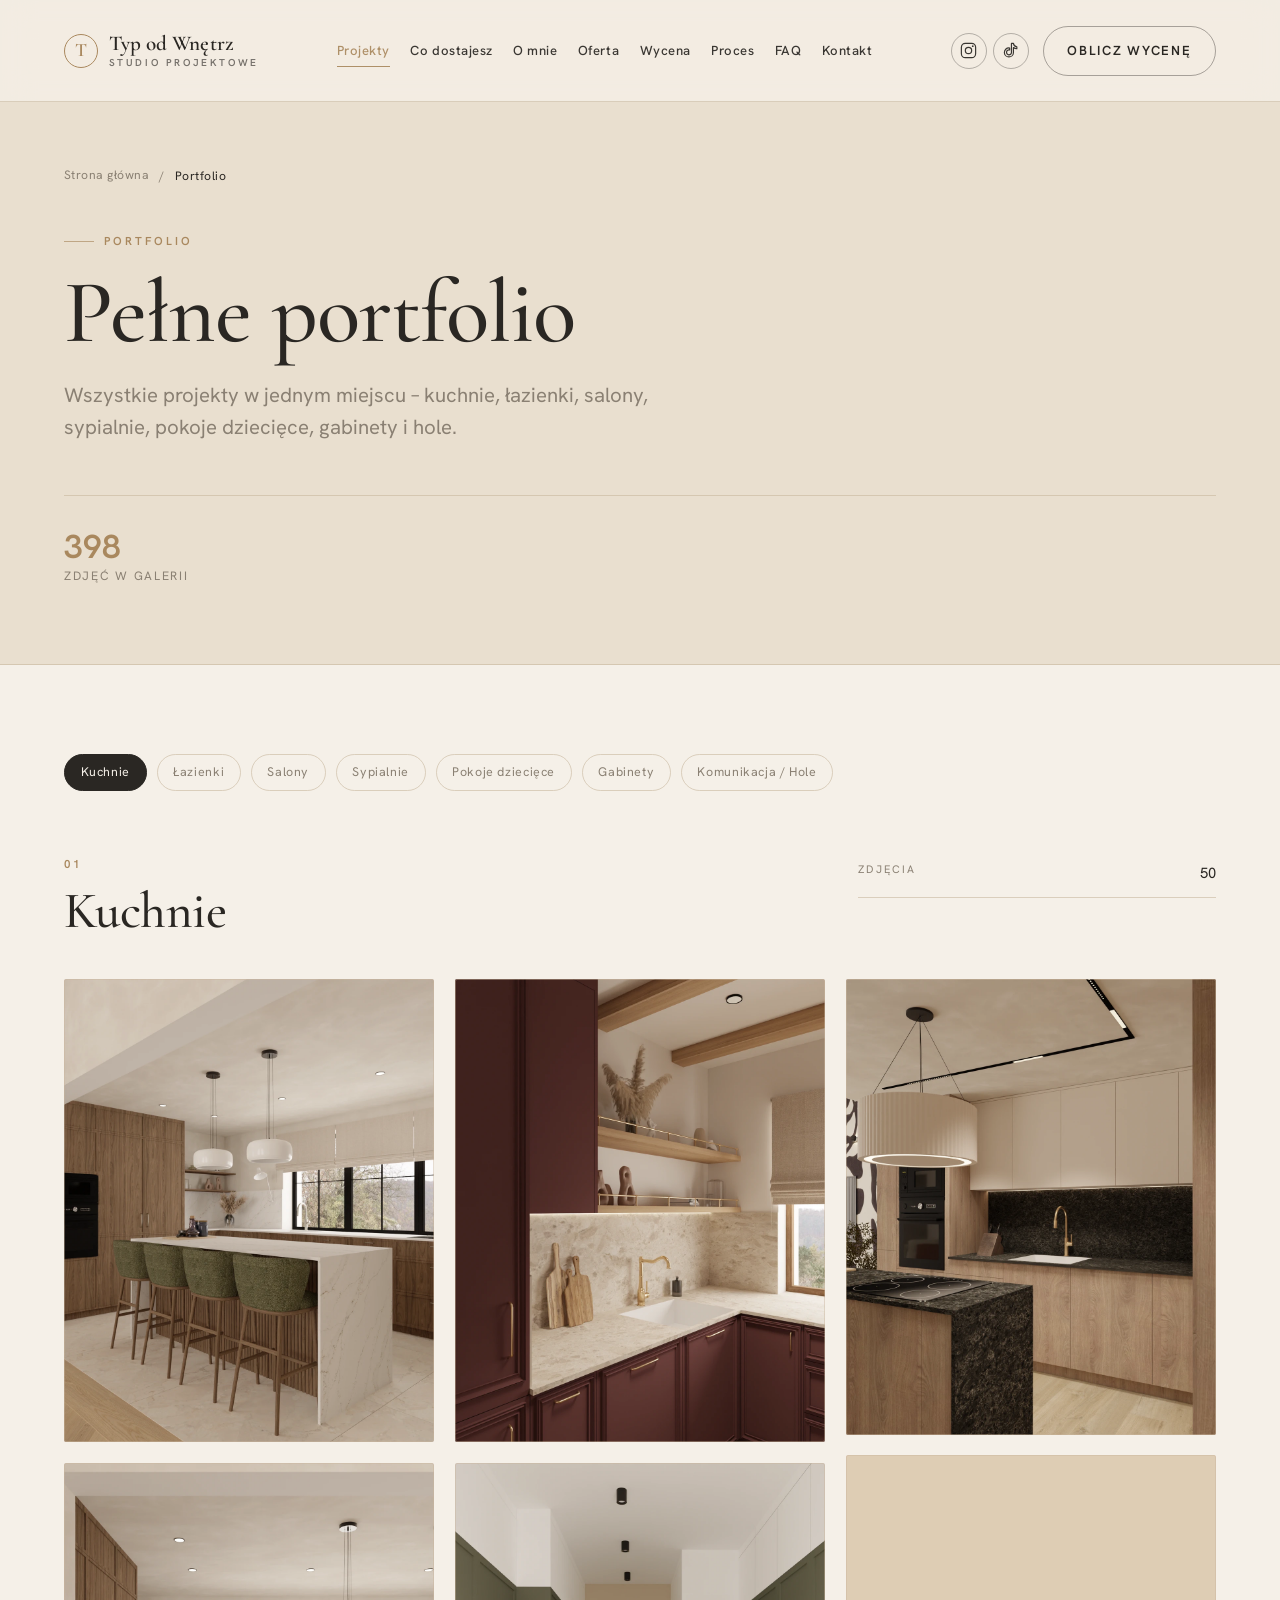
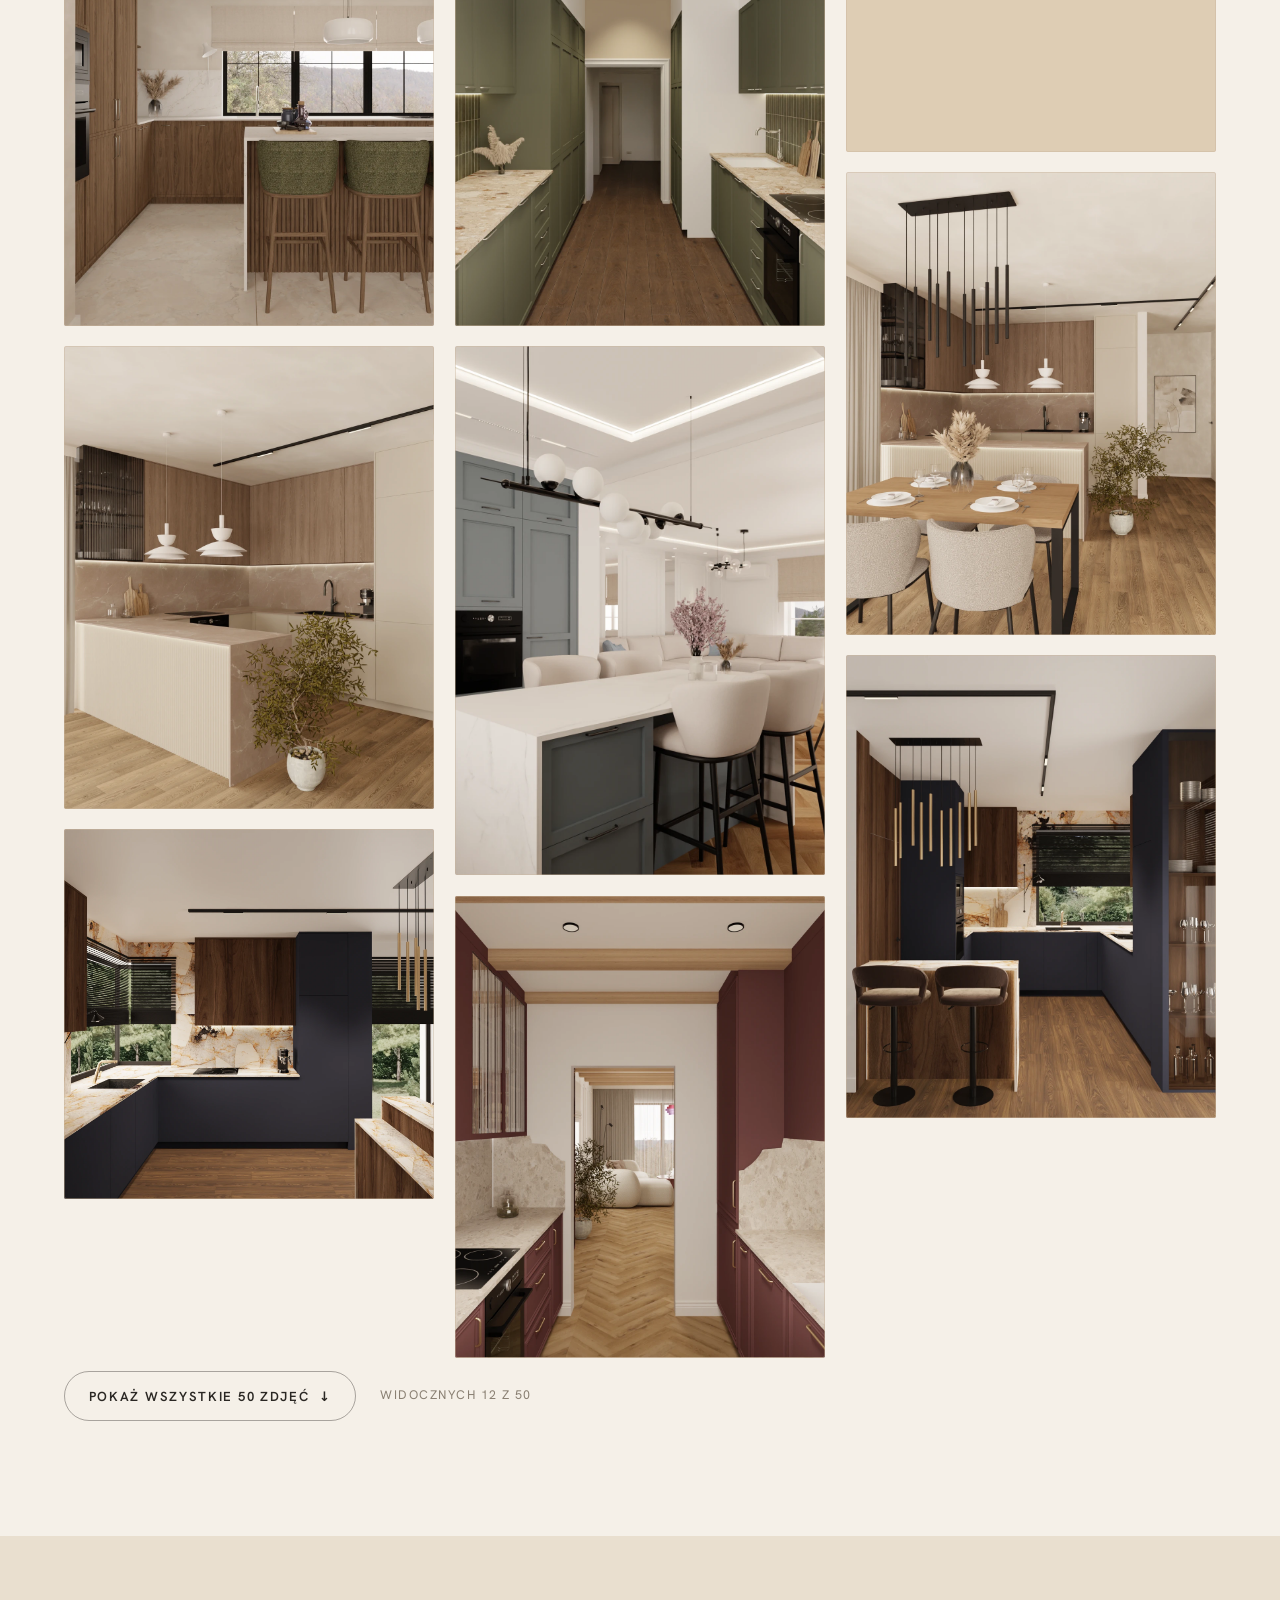
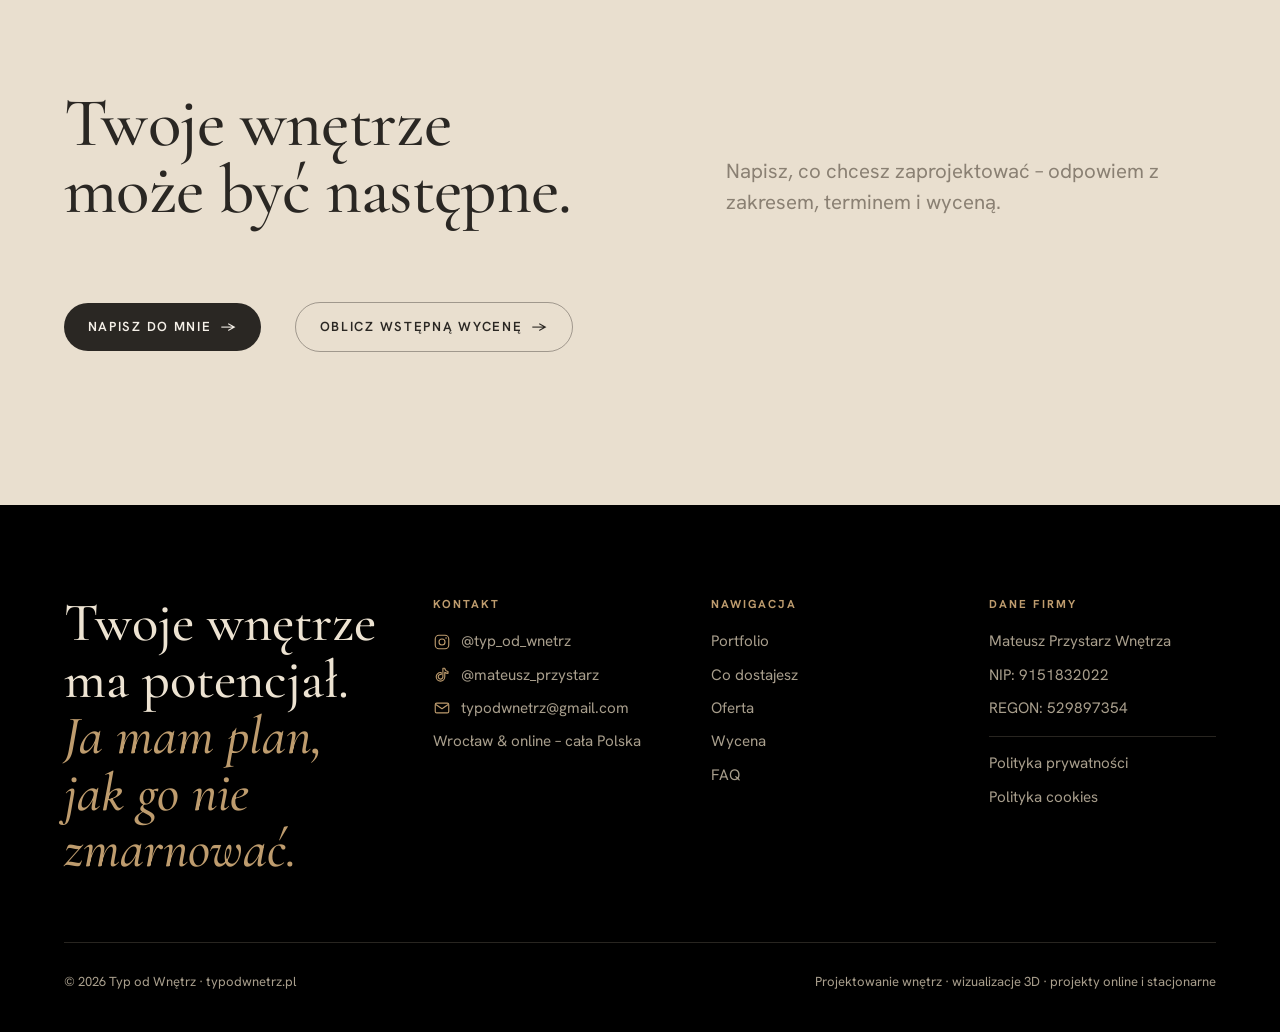
<file: portfolio.html>
<!DOCTYPE html>
<html lang="pl" data-theme="light">
<head>
  <meta charset="UTF-8" />
  <meta name="viewport" content="width=device-width, initial-scale=1.0, viewport-fit=cover" />
  <script>
    (function () {
      var d = document.documentElement;
      d.classList.add("js");
      // Strona jest JASNA – tak jak strona główna. Motyw na stałe.
      d.setAttribute("data-theme", "light");
    })();
  </script>
  <title>Projekty kuchni, łazienek i salonów | Typ od Wnętrz</title>
  <meta name="description" content="Portfolio projektów wnętrz: kuchnie, łazienki, salony, sypialnie, pokoje dziecięce, gabinety i hole – z Wrocławia i okolic oraz online z całej Polski." />
  <meta name="theme-color" content="#F5F0E8" />
  <meta name="color-scheme" content="light" />
  <link rel="canonical" href="https://typodwnetrz.pl/portfolio.html" />

  <!-- Open Graph -->
  <meta property="og:type" content="website" />
  <meta property="og:locale" content="pl_PL" />
  <meta property="og:site_name" content="Typ od Wnętrz" />
  <meta property="og:title" content="Portfolio – Typ od Wnętrz" />
  <meta property="og:description" content="Kuchnie, łazienki, salony, sypialnie, pokoje dziecięce, gabinety i hole – pełne portfolio projektów." />
  <meta property="og:url" content="https://typodwnetrz.pl/portfolio.html" />
  <meta property="og:image" content="https://typodwnetrz.pl/og-image.jpg" />
  <meta property="og:image:width" content="1200" />
  <meta property="og:image:height" content="630" />
  <meta property="og:image:alt" content="Jasny salon z drewnianą podłogą w jodełkę i dużym przeszkleniem" />
  <meta name="twitter:card" content="summary_large_image" />

  <!-- schema.org – okruszki, żeby Google widziało podstronę pod stroną główną -->
  <script type="application/ld+json">
  {
    "@context": "https://schema.org",
    "@type": "BreadcrumbList",
    "itemListElement": [
      { "@type": "ListItem", "position": 1, "name": "Strona główna", "item": "https://typodwnetrz.pl/" },
      { "@type": "ListItem", "position": 2, "name": "Portfolio", "item": "https://typodwnetrz.pl/portfolio.html" }
    ]
  }
  </script>

  <!-- Ikona karty przegladarki. SVG dla wszystkiego zywego, PNG dla starszego
       Safari, ICO w katalogu glownym zeby /favicon.ico nie konczylo sie 404. -->
  <link rel="icon" href="/favicon.svg" type="image/svg+xml" />
  <link rel="icon" href="/favicon-32.png" sizes="32x32" type="image/png" />
  <link rel="apple-touch-icon" href="/apple-touch-icon.png" />

  <link rel="preconnect" href="https://fonts.googleapis.com" />
  <link rel="preconnect" href="https://fonts.gstatic.com" crossorigin />
  <link href="https://fonts.googleapis.com/css2?family=Cormorant+Garamond:ital,wght@0,400;0,500;0,600;1,400;1,500&family=Hanken+Grotesk:wght@400;500;600;700&display=swap" rel="stylesheet" />
  <link rel="stylesheet" href="styles.css?v=100" />
</head>
<!-- .page-sub: podstrona nie ma ciemnego hero, więc nagłówek od razu dostaje
     jasne tło i ciemny tekst (na stronie głównej robi to dopiero .is-stuck). -->
<body class="page-sub">

  <!-- ============================ HEADER ============================ -->
  <header class="hdr">
    <div class="wrap hdr__row">
      <a class="logo" href="/" aria-label="Typ od Wnętrz – strona główna">
        <span class="logo__mark">T</span>
        <span class="logo__txt">Typ od Wnętrz<small>Studio projektowe</small></span>
      </a>
      <nav class="nav" aria-label="Główna nawigacja">
        <a href="portfolio.html" aria-current="page">Projekty</a>
        <a href="przykladowy-projekt.html">Co dostajesz</a>
        <a href="/#o-mnie">O mnie</a>
        <a href="/#oferta">Oferta</a>
        <a href="/#wycena">Wycena</a>
        <a href="/#proces">Proces</a>
        <a href="/#faq">FAQ</a>
        <a href="/#kontakt">Kontakt</a>
      </nav>
      <div class="hdr__cta">
        <div class="social" aria-label="Social media">
          <a href="https://www.instagram.com/typ_od_wnetrz/" target="_blank" rel="noopener" aria-label="Instagram – @typ_od_wnetrz" title="Instagram">
            <svg width="19" height="19" viewBox="0 0 24 24" fill="none" aria-hidden="true">
              <rect x="3" y="3" width="18" height="18" rx="5" stroke="currentColor" stroke-width="1.5"/>
              <circle cx="12" cy="12" r="4" stroke="currentColor" stroke-width="1.5"/>
              <circle cx="17.4" cy="6.6" r="1.1" fill="currentColor"/>
            </svg>
          </a>
          <a href="https://www.tiktok.com/@mateusz_przystarz" target="_blank" rel="noopener" aria-label="TikTok – @mateusz_przystarz" title="TikTok">
            <svg width="19" height="19" viewBox="0 0 24 24" fill="none" aria-hidden="true">
              <path d="M13.2 3h2.5a4.9 4.9 0 0 0 4.3 4.3v2.5a7.4 7.4 0 0 1-4.3-1.5v6.1a5.7 5.7 0 1 1-5.7-5.7c.3 0 .6 0 .9.1v2.6a3.1 3.1 0 1 0 2.3 3V3Z" stroke="currentColor" stroke-width="1.5" stroke-linejoin="round"/>
            </svg>
          </a>
        </div>
        <a href="/#wycena" class="btn btn--ghost">Oblicz wycenę</a>
      </div>
      <button class="burger" type="button" aria-label="Otwórz menu" aria-controls="mobileMenu" aria-expanded="false">
        <span></span><span></span><span></span>
      </button>
    </div>
  </header>

  <!-- mobile overlay -->
  <div class="mobile" id="mobileMenu" aria-hidden="true" inert>
    <nav class="mobile__nav" aria-label="Menu mobilne">
      <a href="portfolio.html" style="--i:0"><span>01</span> Projekty</a>
      <a href="przykladowy-projekt.html" style="--i:1"><span>02</span> Co dostajesz</a>
      <a href="/#o-mnie" style="--i:2"><span>03</span> O mnie</a>
      <a href="/#oferta" style="--i:3"><span>04</span> Oferta</a>
      <a href="/#wycena" style="--i:4"><span>05</span> Wycena</a>
      <a href="/#proces" style="--i:5"><span>06</span> Proces</a>
      <a href="/#faq" style="--i:6"><span>07</span> FAQ</a>
      <a href="/#kontakt" style="--i:7"><span>08</span> Kontakt</a>
    </nav>
    <a href="/#wycena" class="btn btn--ghost btn--on-dark mobile__cta">Oblicz wstępną wycenę <span class="arr">→</span></a>
    <div class="mobile__foot">
      <span>Wrocław &amp; online – cała Polska</span>
    </div>
  </div>

  <main id="top">

    <!-- ============================ NAGŁÓWEK PODSTRONY ============================ -->
    <section class="pghead">
      <div class="wrap">
        <nav class="crumbs" aria-label="Ścieżka nawigacji">
          <a href="/">Strona główna</a>
          <span aria-hidden="true">/</span>
          <span aria-current="page">Portfolio</span>
        </nav>
        <span class="kicker">Portfolio</span>
        <h1 class="display pghead__h">Pełne portfolio</h1>
        <p class="lead pghead__lead">Wszystkie projekty w jednym miejscu – kuchnie, łazienki, salony, sypialnie, pokoje dziecięce, gabinety i hole.</p>
        <div class="pghead__stats" id="pgStats"></div>
      </div>
    </section>

    <!-- ============================ PROJEKTY ============================ -->
    <section class="section pfp__section">
      <div class="wrap">
        <div class="pf__filter" id="pfFilter"></div>
        <div id="pfpList"></div>
        <p class="pfp__empty" id="pfpEmpty" hidden>Brak projektów w tej kategorii.</p>
      </div>
    </section>

    <!-- ============================ CTA ============================ -->
    <section class="section section--panel">
      <div class="wrap">
        <div class="shead" data-reveal>
          <h2 class="display">Twoje wnętrze może być następne.</h2>
          <p class="lead">Napisz, co chcesz zaprojektować – odpowiem z zakresem, terminem i wyceną.</p>
        </div>
        <div class="pfp__cta-row" data-reveal>
          <a href="/#kontakt" class="btn btn--solid">Napisz do mnie <span class="arr">→</span></a>
          <a href="/#wycena" class="btn btn--ghost">Oblicz wstępną wycenę <span class="arr">→</span></a>
        </div>
      </div>
    </section>

  </main>

  <!-- ============================ FOOTER ============================ -->
  <footer class="foot" id="stopka">
    <div class="wrap">
      <div class="foot__top">
        <div class="foot__big">Twoje wnętrze ma potencjał. <em>Ja mam plan, jak go nie zmarnować.</em></div>
        <div class="foot__col">
          <h5>Kontakt</h5>
          <a class="foot__link" href="https://www.instagram.com/typ_od_wnetrz/" target="_blank" rel="noopener" aria-label="Instagram – @typ_od_wnetrz">
            <svg width="18" height="18" viewBox="0 0 24 24" fill="none" aria-hidden="true">
              <rect x="3" y="3" width="18" height="18" rx="5" stroke="currentColor" stroke-width="1.5"/>
              <circle cx="12" cy="12" r="4" stroke="currentColor" stroke-width="1.5"/>
              <circle cx="17.4" cy="6.6" r="1.1" fill="currentColor"/>
            </svg>
            <span>@typ_od_wnetrz</span>
          </a>
          <a class="foot__link" href="https://www.tiktok.com/@mateusz_przystarz" target="_blank" rel="noopener" aria-label="TikTok – @mateusz_przystarz">
            <svg width="18" height="18" viewBox="0 0 24 24" fill="none" aria-hidden="true">
              <path d="M13.2 3h2.5a4.9 4.9 0 0 0 4.3 4.3v2.5a7.4 7.4 0 0 1-4.3-1.5v6.1a5.7 5.7 0 1 1-5.7-5.7c.3 0 .6 0 .9.1v2.6a3.1 3.1 0 1 0 2.3 3V3Z" stroke="currentColor" stroke-width="1.5" stroke-linejoin="round"/>
            </svg>
            <span>@mateusz_przystarz</span>
          </a>
          <a class="foot__link" href="mailto:typodwnetrz@gmail.com" aria-label="E-mail – typodwnetrz@gmail.com">
            <svg width="18" height="18" viewBox="0 0 24 24" fill="none" aria-hidden="true">
              <rect x="3" y="5.5" width="18" height="13" rx="2" stroke="currentColor" stroke-width="1.5"/>
              <path d="m4.2 7.6 7.8 5.4 7.8-5.4" stroke="currentColor" stroke-width="1.5" stroke-linecap="round" stroke-linejoin="round"/>
            </svg>
            <span>typodwnetrz@gmail.com</span>
          </a>
          <p>Wrocław &amp; online – cała Polska</p>
        </div>
        <div class="foot__col">
          <h5>Nawigacja</h5>
          <a href="portfolio.html">Portfolio</a>
          <a href="przykladowy-projekt.html">Co dostajesz</a>
          <a href="/#oferta">Oferta</a>
          <a href="/#wycena">Wycena</a>
          <a href="/#faq">FAQ</a>
        </div>
        <div class="foot__col">
          <h5>Dane firmy</h5>
            <p>Mateusz Przystarz Wnętrza</p>
          <p>NIP: 9151832022</p>
          <p>REGON: 529897354</p>
          <a class="foot__legal" href="polityka-prywatnosci.html">Polityka prywatności</a>
          <a href="polityka-cookies.html">Polityka cookies</a>
        </div>
      </div>
      <div class="foot__bottom">
        <span>© <span id="year">2026</span> Typ od Wnętrz · typodwnetrz.pl</span>
        <span>Projektowanie wnętrz · wizualizacje 3D · projekty online i stacjonarne</span>
      </div>
    </div>
  </footer>

  <!-- Podstrona nie używa już <image-slot> ani window.PROJECTS: galeria to
       zwykłe <img> z loading="lazy", a jej spis jest GENEROWANY -
       data/gallery.js powstaje z `java tools/GalleryIndex.java`. -->
  <script src="data/gallery.js?v=7"></script>
  <script src="portfolio.js?v=23"></script>
</body>
</html>
</file>
<file: styles.css>
/* =========================================================================
   TYP OD WNĘTRZ - premium interior studio
   Design system: cozy-with-edge. Warm naturals, editorial type, hairlines.
   Display: Cormorant Garamond · UI/body: Hanken Grotesk · Accent: brass
   ========================================================================= */

:root {
  /* -- Color roles -- */
  --bone: #F5F0E8;          /* złamana biel - main light bg */
  --beige: #E9DFCF;         /* warm panels / cards */
  --sand: #DECDB4;          /* deeper warm panel */
  --taupe: #C9B79E;         /* hairlines, soft borders */
  --warm-gray: #8A8073;     /* secondary text on light */
  --graphite: #2A2723;      /* primary text / dark sections */
  --ink: #000000;           /* czysta czerń - hero overlay / stopka / ciemne sekcje */
  /* Hover ciemnych kafli MUSI być jaśniejszy od --ink, inaczej na czystej
     czerni nie ma czego rozjaśnić i kafle przestają reagować na kursor. */
  --ink-2: #0E0E0E;
  /* Te same kanały co --ink, tylko w rozbiciu: gradienty i przydymienia
     potrzebują wersji z alfą, a `rgba()` nie przyjmuje zmiennej z hexem. Bez tego
     ciemny kolor musiałby być wpisany na sztywno w kilkunastu miejscach i przy
     następnej zmianie palety część strony zostałaby w starym kolorze. */
  --ink-rgb: 0 0 0;
  --brass: #A9885E;         /* metallic accent */
  --brass-soft: #BE9C6E;    /* brass hover */
  --cream-on-dark: #EDE3D2; /* text on dark */
  --muted-on-dark: #A89E8C; /* secondary text on dark */

  /* -- Type -- */
  --display: "Cormorant Garamond", Georgia, serif;
  --ui: "Hanken Grotesk", system-ui, -apple-system, sans-serif;
  /* Cyfry (ceny, metraż, numery typów) NIE idą Cormorantem: jego cyfry są
     wąskie, o różnej wysokości i w cenniku wyglądają jak literówki. Liczby
     dostają grotesk z tabular-nums - równa szerokość znaków, jedna wysokość,
     kolumny cen stoją w pionie. Kroje zostają te same, zmienia się tylko
     to, którym z nich składamy liczby. */
  --num: "Hanken Grotesk", system-ui, -apple-system, sans-serif;

  /* -- Spacing -- */
  --gut: clamp(20px, 5vw, 72px);     /* page side gutter */
  --sect: clamp(88px, 12vw, 184px);  /* section vertical rhythm */
  --maxw: 1480px;

  /* -- Misc -- */
  --hair: 1px solid color-mix(in srgb, var(--taupe) 60%, transparent);
  --ease: cubic-bezier(0.22, 1, 0.36, 1);

  /* Strona jest na stałe JASNA (patrz skrypt w <head>). Bez tej deklaracji
     Chrome - zwłaszcza na Androidzie, gdzie działa to domyślnie - włącza
     „Auto Dark Mode" i sam przemalowuje beże na brąz, kiedy telefon ma ciemny
     motyw systemowy. To jedna linijka, która wypisuje nas z tej automatyki. */
  color-scheme: light;
}

/* ------------------------------- Reset ------------------------------- */
*, *::before, *::after { box-sizing: border-box; }
* { margin: 0; padding: 0; }
html { -webkit-text-size-adjust: 100%; scroll-behavior: smooth; }
body {
  font-family: var(--ui);
  background: var(--bone);
  color: var(--graphite);
  font-size: 17px;
  line-height: 1.6;
  font-weight: 400;
  -webkit-font-smoothing: antialiased;
  text-rendering: optimizeLegibility;
  overflow-x: hidden;
}
img, picture { display: block; max-width: 100%; }
a { color: inherit; text-decoration: none; }
button { font: inherit; color: inherit; background: none; border: none; cursor: pointer; }
input, select, textarea { font: inherit; color: inherit; }
::selection { background: var(--brass); color: var(--bone); }

/* ------------------------------- Typography ------------------------------- */
.display {
  font-family: var(--display);
  font-weight: 500;
  line-height: 0.98;
  letter-spacing: -0.01em;
  text-wrap: balance;
}
.kicker {
  font-family: var(--ui);
  font-size: 0.72rem;
  font-weight: 600;
  letter-spacing: 0.26em;
  text-transform: uppercase;
  color: var(--brass);
  display: inline-flex;
  align-items: center;
  gap: 0.85em;
}
.kicker::before {
  content: "";
  width: 30px; height: 1px;
  background: currentColor;
  opacity: 0.65;
}
.lead { font-size: clamp(1.06rem, 1.6vw, 1.3rem); line-height: 1.55; color: var(--warm-gray); text-wrap: pretty; }

/* ------------------------------- Layout ------------------------------- */
.wrap { max-width: var(--maxw); margin-inline: auto; padding-inline: var(--gut); }
.section { padding-block: var(--sect); }
.section--dark { background: var(--ink); color: var(--cream-on-dark); }
/* Rytm strony: sekcje idą na zmianę złamana biel / cieplejszy beż, aż do
   stopki. Beż to --beige (ten sam panel co karty w kontakcie), a nie
   subtelniejszy odcień pośredni - przy tak długiej stronie słabszy kontrast gubił
   się i sąsiednie sekcje zlewały się w jedną płaszczyznę.
   .section--dark (opinie) stoi poza tym rytmem: to celowa przerwa, po
   której naprzemienność startuje od jasnej. */
.section--panel { background: var(--beige); }
/* Sekcja, która nie potrzebuje pełnego oddechu `--sect` - w opiniach treść
   jest jednym blokiem tekstu i listą, a nie siatką kafli, więc pełny margines
   robił z niej najwyższą sekcję strony. */
.section--tight { padding-block: clamp(56px, 6.5vw, 112px); }
.section--tight .shead { margin-bottom: clamp(26px, 3vw, 44px); }

/* ------------------------------- Buttons ------------------------------- */
.btn {
  --c: var(--graphite);
  position: relative;
  display: inline-flex;
  align-items: center;
  gap: 0.7em;
  padding: 1.02em 1.8em;
  font-size: 0.82rem;
  font-weight: 600;
  letter-spacing: 0.13em;
  text-transform: uppercase;
  border-radius: 999px;
  overflow: hidden;
  isolation: isolate;
  transition: color 0.5s var(--ease), border-color 0.5s var(--ease);
  white-space: nowrap;
}
.btn .arr { transition: transform 0.5s var(--ease); }
.btn:hover .arr { transform: translateX(4px); }

.btn--solid { background: var(--graphite); color: var(--bone); }
.btn--solid::before {
  content: ""; position: absolute; inset: 0; z-index: -1;
  background: var(--brass);
  transform: translateY(101%);
  transition: transform 0.55s var(--ease);
}
.btn--solid:hover { color: var(--ink); }
.btn--solid:hover::before { transform: translateY(0); }

.btn--ghost { color: var(--c); border: 1px solid color-mix(in srgb, var(--c) 38%, transparent); }
.btn--ghost::before {
  content: ""; position: absolute; inset: 0; z-index: -1;
  background: var(--graphite);
  transform: scaleX(0); transform-origin: left;
  transition: transform 0.55s var(--ease);
}
.btn--ghost:hover { color: var(--bone); border-color: var(--graphite); }
.btn--ghost:hover::before { transform: scaleX(1); }
.btn--on-dark { --c: var(--cream-on-dark); }
.btn--on-dark::before { background: var(--brass); }
.btn--on-dark:hover { color: var(--ink); border-color: var(--brass); }

/* =========================================================================
   HEADER
   ========================================================================= */
.hdr {
  position: fixed; inset: 0 0 auto 0; z-index: 100;
  padding-block: clamp(16px, 2.2vw, 26px);
  transition: padding 0.5s var(--ease), background 0.5s var(--ease), box-shadow 0.5s var(--ease);
  color: var(--bone);
}
.hdr__row { display: flex; align-items: center; justify-content: space-between; gap: 24px; }
.hdr::after {
  content: ""; position: absolute; inset: 0; z-index: -1;
  background: color-mix(in srgb, var(--bone) 78%, transparent);
  backdrop-filter: blur(16px) saturate(1.1);
  -webkit-backdrop-filter: blur(16px) saturate(1.1);
  border-bottom: var(--hair);
  opacity: 0; transition: opacity 0.5s var(--ease);
}
.hdr.is-stuck { color: var(--graphite); padding-block: 13px; }
.hdr.is-stuck::after { opacity: 1; }

/* logo */
.logo { display: inline-flex; flex: none; align-items: center; gap: 0.62em; }
.logo__mark {
  width: 34px; height: 34px; flex: none;
  display: grid; place-items: center;
  border: 1px solid currentColor; border-radius: 50%;
  font-family: var(--display); font-size: 1.18rem; font-weight: 600; line-height: 1;
  transition: background 0.5s var(--ease), color 0.5s var(--ease), border-color 0.5s var(--ease);
}
.hdr.is-stuck .logo__mark { border-color: var(--brass); color: var(--brass); }
.logo__txt { font-family: var(--display); font-size: 1.32rem; font-weight: 600; letter-spacing: 0.005em; line-height: 1; }
/* 10 px to dolna granica pisma na całej stronie - rozstrzelenie zeszło z 0.34em,
   żeby podpis po powiększeniu zajmował tyle samo miejsca co wcześniej */
.logo__txt small { display: block; font-family: var(--ui); font-size: 0.625rem; font-weight: 600; letter-spacing: 0.26em; text-transform: uppercase; opacity: 0.62; margin-top: 4px; }

/* nav */
.nav { display: flex; align-items: center; gap: clamp(20px, 2.4vw, 40px); }
.nav a {
  position: relative; font-size: 0.82rem; font-weight: 500; letter-spacing: 0.04em;
  padding-block: 6px; opacity: 0.92; white-space: nowrap;
}
.nav a::after {
  content: ""; position: absolute; left: 50%; right: 50%; bottom: 0; height: 1px;
  background: var(--brass); transition: left 0.4s var(--ease), right 0.4s var(--ease);
}
.nav a:hover { opacity: 1; }
.nav a:hover::after { left: 0; right: 0; }

.hdr__cta { display: flex; align-items: center; gap: 14px; }

/* "Oblicz wycenę" przejmuje kolor nagłówka: nad filmem jest jasny (--bone),
   a po przewinięciu, gdy header dostaje jasne tło, staje się czarny
   (--graphite). Obsługuje to .hdr / .hdr.is-stuck - stąd currentColor,
   a nie kolor wpisany na sztywno. Ramka idzie za tekstem. */
.hdr__cta .btn--ghost { --c: currentColor; }

/* social - Instagram / TikTok */
.social { display: flex; align-items: center; gap: 6px; }
.social a {
  width: 36px; height: 36px; flex: none;
  display: grid; place-items: center;
  border: 1px solid color-mix(in srgb, currentColor 34%, transparent);
  border-radius: 50%;
  opacity: 0.92;
  transition: color 0.4s var(--ease), border-color 0.4s var(--ease), background 0.4s var(--ease), transform 0.4s var(--ease);
}
.social a:hover { color: var(--brass); border-color: var(--brass); transform: translateY(-2px); opacity: 1; }
.social svg { display: block; }

/* burger */
.burger { display: none; width: 30px; height: 18px; position: relative; }
.burger span { position: absolute; left: 0; height: 1.6px; width: 100%; background: currentColor; transition: transform 0.4s var(--ease), opacity 0.3s; }
.burger span:nth-child(1) { top: 0; }
.burger span:nth-child(2) { top: 50%; transform: translateY(-50%); }
.burger span:nth-child(3) { bottom: 0; }
body.menu-open .burger span:nth-child(1) { top: 50%; transform: translateY(-50%) rotate(45deg); }
body.menu-open .burger span:nth-child(2) { opacity: 0; }
body.menu-open .burger span:nth-child(3) { bottom: 50%; transform: translateY(50%) rotate(-45deg); }

/* mobile overlay
   Tło to nie płaski --ink, tylko ta sama „ciepła ciemność", którą ma hero
   i stopka: mosiężna poświata w lewym górnym rogu + delikatne rozjaśnienie
   ku górze. Dzięki temu menu czyta się jak część strony, a nie jak czarna
   plansza doklejona na wierzch. */
.mobile {
  position: fixed; inset: 0; z-index: 99;
  background:
    radial-gradient(118% 82% at 8% -6%, rgba(169,136,94,0.20), transparent 58%),
    linear-gradient(180deg, var(--ink-2) 0%, var(--ink) 62%);
  color: var(--cream-on-dark);
  display: flex; flex-direction: column; justify-content: center;
  padding: var(--gut);
  clip-path: inset(0 0 100% 0);
  transition: clip-path 0.7s var(--ease);
  pointer-events: none;
}
/* mosiężny włos pod nagłówkiem - domyka menu od góry */
.mobile::before {
  content: ""; position: absolute; top: 0; left: 0; right: 0; height: 1px;
  background: linear-gradient(90deg, transparent, rgba(169,136,94,0.55) 24%, rgba(169,136,94,0.55) 72%, transparent);
  opacity: 0; transition: opacity 0.5s var(--ease) 0.25s;
}
body.menu-open .mobile { clip-path: inset(0 0 0 0); pointer-events: auto; }
body.menu-open .mobile::before { opacity: 1; }

/* Pozycje menu to indeks - numer w osobnej, wąskiej kolumnie, nazwa obok,
   włos pod spodem. Numer jest celowo drobny i uniesiony do wysokości
   wersalika: ma być sygnaturą, nie drugim napisem. */
.mobile__nav { display: flex; flex-direction: column; gap: 0; }
.mobile__nav a {
  position: relative;
  display: grid; grid-template-columns: 1.85em 1fr; align-items: baseline;
  font-family: var(--display); font-size: clamp(2.4rem, 11vw, 4.6rem); font-weight: 500; line-height: 1.06;
  padding-block: 0.16em;
  opacity: 0; transform: translateY(28px);
  transition: opacity 0.6s var(--ease), color 0.4s var(--ease);
}
.mobile__nav a span {
  font-family: var(--num); font-size: 0.625rem; font-weight: 600;
  letter-spacing: 0.16em; color: var(--brass);
  font-variant-numeric: tabular-nums lining-nums;
  transform: translateY(-0.72em);
  transition: color 0.4s var(--ease);
}
/* włos rozjeżdżający się w prawo razem z pojawieniem się pozycji */
.mobile__nav a::after {
  content: ""; position: absolute; left: 0; right: 0; bottom: 0; height: 1px;
  background: linear-gradient(90deg, rgba(169,136,94,0.42), rgba(169,136,94,0.07) 58%, transparent);
  transform: scaleX(0); transform-origin: left center;
  transition: transform 0.9s var(--ease);
}
body.menu-open .mobile__nav a::after { transform: scaleX(1); transition-delay: calc(var(--i) * 0.06s + 0.34s); }
.mobile__nav a:hover, .mobile__nav a:focus-visible { color: var(--brass-soft); }
.mobile__nav a:hover span, .mobile__nav a:focus-visible span { color: var(--brass-soft); }
body.menu-open .mobile__nav a { opacity: 1; transform: translateY(0); transition: opacity 0.6s var(--ease) calc(var(--i) * 0.06s + 0.2s), transform 0.6s var(--ease) calc(var(--i) * 0.06s + 0.2s); }
.mobile__foot { margin-top: clamp(36px, 6vh, 64px); display: flex; flex-wrap: wrap; gap: 28px; color: var(--muted-on-dark); font-size: 0.86rem; }
.mobile__foot a { color: var(--cream-on-dark); }

/* =========================================================================
   HERO
   ========================================================================= */
.hero { position: relative; min-height: 100svh; display: flex; align-items: flex-end; overflow: hidden; background: var(--ink); }
.hero__media { position: absolute; inset: 0; z-index: 0; }
.hero__video { display: block; width: 100%; height: 116%; object-fit: cover; object-position: center; will-change: transform; }
.hero__media::after {
  content: ""; position: absolute; inset: 0;
  background:
    linear-gradient(180deg, rgb(var(--ink-rgb) / 0.46) 0%, rgb(var(--ink-rgb) / 0.04) 26%, rgb(var(--ink-rgb) / 0.12) 56%, rgb(var(--ink-rgb) / 0.82) 100%),
    linear-gradient(95deg, rgb(var(--ink-rgb) / 0.5) 0%, rgb(var(--ink-rgb) / 0.0) 55%);
}
/* Blok tekstowy hero siedzi w LEWYM DOLNYM rogu: .hero jest flex-end (dół),
   .wrap trzyma lewą krawędź w jednej linii z resztą strony, a wąska kolumna
   poniżej nie pozwala treści rozjechać się na całą szerokość. */
/* Celowo ZDEJMUJEMY tu ograniczenia .wrap (max-width + margin-inline:auto),
   żeby hero mógł wyjść poza wspólną kolumnę 1480px.
   Odsunięcie od lewej to DOKŁADNIE średnia dwóch wariantów:
     --hero-col  = tak, jak liczy .wrap (kolumna 1480px + gutter)
     --hero-edge = pełny wyjazd do krawędzi kadru
   Efekt: ok. 163px @1920, 49px @1440, 35px @1024, 18px na telefonie. */
.hero__inner {
  --hero-col:  calc(max(0px, (100vw - var(--maxw)) / 2) + var(--gut));
  --hero-edge: clamp(16px, 1.8vw, 34px);
  position: relative; z-index: 2; width: 100%;
  max-width: none; margin-inline: 0;
  padding-inline: calc((var(--hero-col) + var(--hero-edge)) / 2);
  padding-bottom: clamp(52px, 9vh, 108px); padding-top: 160px;
}
.hero__kicker { color: var(--bone); opacity: 0.92; }
.hero__kicker::before { background: var(--brass); opacity: 1; }
.hero h1 {
  color: var(--bone);
  /* skala h3, nie h1 - znacznik zostaje <h1> ze względu na SEO */
  font-size: clamp(1.5rem, 2.6vw, 2.25rem);
  line-height: 1.12;
  margin-top: 0.6em;
  max-width: 26ch;
}
.hero h1 em { font-style: italic; color: var(--brass-soft); }
/* wcięcie drugiej linii przeskalowane do mniejszego stopnia pisma */
.hero h1 .indent { display: inline-block; margin-left: clamp(14px, 2.6vw, 46px); }
/* margin-top celowo mały - podtytuł ma siedzieć TUŻ pod nagłówkiem.
   Odstęp do przycisków robi natomiast `gap`, nie ten margines. */
/* 56ch, nie 46. Przy 46ch kolumna miała 429 px, a pierwszy wiersz
   zaprojektowanego zdania („Tworzę wnętrza dopasowane do Ciebie - od układu
   funkcjonalnego") potrzebuje ~500 px: „funkcjonalnego" zostawało samo
   w drugim wierszu, a wymuszony <br> zaczynał trzeci. Akapit szedł na cztery
   wiersze o szerokościach 382/113/392/70 - dwie sieroty pod sobą, na każdej
   szerokości desktopu. Przy 56ch wraca podział z HTML: zdanie, <br>, zdanie.
   Bloki mobilne (max-width: 820px i 560px) nadpisują to niżej, więc telefon
   zostaje bez zmian. */
.hero__bottom { display: flex; flex-direction: column; align-items: flex-start; gap: clamp(18px, 2.6vh, 26px); margin-top: clamp(6px, 0.9vh, 12px); max-width: 56ch; }
.hero__sub { color: var(--cream-on-dark); max-width: 56ch; font-size: clamp(0.94rem, 1.05vw, 1.04rem); opacity: 0.9; }
.hero__actions { display: flex; flex-wrap: wrap; gap: 14px; }

/* scroll cue */
.hero__scroll {
  /* z prawej strony - lewy dolny róg zajmuje teraz blok tekstowy */
  position: absolute; right: var(--gut); bottom: clamp(20px, 4vh, 38px); z-index: 3;
  display: flex; align-items: center; gap: 12px; color: var(--bone);
  font-size: 0.68rem; letter-spacing: 0.24em; text-transform: uppercase; opacity: 0.8;
}
.hero__scroll i { display: block; width: 1px; height: 46px; background: linear-gradient(var(--bone), transparent); position: relative; overflow: hidden; }
.hero__scroll i::after { content: ""; position: absolute; top: -50%; left: 0; width: 100%; height: 50%; background: var(--brass); animation: scrolldrop 2.2s var(--ease) infinite; }
@keyframes scrolldrop { 0% { top: -50%; } 60%,100% { top: 100%; } }

/* hero entrance - visible is the BASE (no-JS / first paint shows content).
   .is-in flips opacity STATICALLY (instant, never depends on animation timing),
   so content is guaranteed visible the moment it's revealed. The keyframe
   animates transform only - pure motion polish. If a backgrounded tab ever
   throttles the animation, content is at most shifted, never invisible. */
.hero [data-anim] { opacity: 1; transform: none; }
html.js .hero [data-anim] { opacity: 0; }
html.js .hero.is-in [data-anim] {
  opacity: 1;
  animation: riseY 1s var(--ease) both;
  animation-delay: calc(var(--d, 0) * 1s);
}

@keyframes riseY {
  from { transform: translateY(34px); }
  to   { transform: translateY(0); }
}

/* trust strip */
.trust { border-top: var(--hair); }
/* pasek zaufania ma trzymać się sekcji pod spodem, a nie wisieć w połowie drogi */
.trust + .section { padding-top: clamp(40px, 5vw, 76px); }
.trust .wrap { display: flex; flex-wrap: wrap; gap: clamp(20px,4vw,60px); align-items: center; justify-content: space-between; padding-block: 26px; }
.trust span { font-size: 0.8rem; letter-spacing: 0.08em; color: var(--warm-gray); display: inline-flex; align-items: center; gap: 0.7em; }
.trust span b { color: var(--graphite); font-weight: 600; font-family: var(--display); font-size: 1.5rem; }

/* =========================================================================
   SECTION HEAD (shared)
   ========================================================================= */
.shead { display: grid; grid-template-columns: 1.1fr 0.9fr; gap: clamp(24px, 5vw, 80px); align-items: end; margin-bottom: clamp(44px, 6vw, 80px); }
.shead h2 { font-size: clamp(2.4rem, 5.4vw, 4.6rem); }
.shead .lead { padding-bottom: 0.3em; }
/* Nagłówek sekcji na czerni (opinie): --warm-gray z domyślnego `.lead` jest
   ciemnoszary i na czarnym tle praktycznie znika. */
.section--dark .shead h2 { color: var(--bone); }
.section--dark .lead { color: var(--muted-on-dark); }
/* Zdanie nad tabelą typów projektu wyrównane do prawej krawędzi siatki -
   domyka nagłówek sekcji z drugiej strony i prowadzi wzrok wprost na kafle.
   Krój zostaje ten sam co w pozostałych `.lead` (Hanken Grotesk). */
.offer__lead { text-align: right; }
@media (max-width: 860px){
  .shead { grid-template-columns: 1fr; }
  /* w jednej kolumnie tekst wraca do lewej - wyrównanie do prawej pod
     nagłówkiem wyglądałoby jak pomyłka, a nie jak decyzja */
  .offer__lead { text-align: left; }
}

/* =========================================================================
   INTRO / MANIFEST
   ========================================================================= */
.intro__grid { display: grid; grid-template-columns: repeat(4, 1fr); gap: 1px; background: color-mix(in srgb, var(--brass) 26%, var(--ink)); border: 1px solid color-mix(in srgb, var(--brass) 26%, var(--ink)); border-radius: 3px; overflow: hidden; margin-top: clamp(40px,6vw,72px); }
.intro__cell { background: var(--ink); color: var(--cream-on-dark); padding: clamp(26px, 3vw, 40px); transition: background 0.5s var(--ease); }
.intro__cell:hover { background: var(--ink-2); }
.intro__cell .n { font-family: var(--display); font-size: 1.1rem; color: var(--brass-soft); margin-bottom: 18px; }
.intro__cell h3 { font-family: var(--display); font-size: 1.6rem; font-weight: 500; line-height: 1.1; margin-bottom: 10px; color: var(--bone); }
.intro__cell p { font-size: 0.95rem; color: var(--muted-on-dark); }
@media (max-width: 900px){ .intro__grid { grid-template-columns: repeat(2,1fr); } }
@media (max-width: 520px){ .intro__grid { grid-template-columns: 1fr; } }

/* =========================================================================
   PORTFOLIO
   ========================================================================= */
.pf__filter { display: flex; flex-wrap: wrap; gap: 10px; margin-bottom: clamp(34px, 4vw, 56px); }
.chip {
  padding: 0.6em 1.25em; border-radius: 999px; border: var(--hair);
  font-size: 0.78rem; letter-spacing: 0.05em; color: var(--warm-gray);
  transition: all 0.4s var(--ease);
}
.chip:hover { color: var(--graphite); border-color: var(--graphite); }
.chip.is-on { background: var(--graphite); color: var(--bone); border-color: var(--graphite); }

.pf__grid { display: grid; grid-template-columns: repeat(12, 1fr); gap: clamp(14px, 1.6vw, 26px); }
/* Za mało kafli, żeby domknąć rząd (po filtrze kategorii zwykle jeden) -
   wtedy zamiast zostawiać dwie trzecie pustego rzędu po prawej, ustawiamy
   je na środku. Klasę dokłada app.js; proporcje kafli zostają te same,
   bo aspect-ratio z .tall / .wide działa też we flexie. */
.pf__grid.is-sparse { display: flex; flex-wrap: wrap; justify-content: center; }
.pf__grid.is-sparse .pf__item { flex: 0 1 clamp(260px, 31%, 430px); }
.pf__item { position: relative; overflow: hidden; background: var(--ink); border-radius: 2px; }
.pf__item.tall { grid-column: span 4; aspect-ratio: 4 / 5.2; }
.pf__item.wide { grid-column: span 8; aspect-ratio: 16 / 10.4; }
/* Widok jednej kategorii (klasa .is-cat dokładana przez app.js): osiem kafli,
   cztery i cztery. Siatka ma 12 kolumn, więc kafel bierze 3, a wspólne
   aspect-ratio daje im wszystkim dokładnie ten sam rozmiar - kadry z galerii
   mają różne proporcje, dopasowuje je object-fit: cover na .pf__img.
   Podpis jest mniejszy niż na dużych kaflach „Wszystkich", bo kafel jest
   węższy i „Komunikacja / Hole" nie zmieściłoby się w jednym wierszu. */
.pf__item.sq { grid-column: span 3; aspect-ratio: 4 / 5; }
.pf__grid.is-cat .pf__meta { padding: clamp(12px, 1.2vw, 18px); }
.pf__grid.is-cat .pf__meta h3 { font-size: clamp(1.02rem, 1.35vw, 1.4rem); }
.pf__grid.is-cat .pf__arrow { width: 36px; height: 36px; }
/* Kafle strony głównej to zwykłe <img>, nie <image-slot> - tak samo jak
   galeria na podstronie. Powód jest podwójny: <image-slot> wstawiał obrazek
   do shadow DOM z pustym alt i bez loading="lazy", więc sześć zdjęć spod
   pierwszego ekranu (2,9 MB) pobierało się od razu, a Grafika Google nie
   miała czego zaindeksować. */
.pf__item .pf__img { width: 100%; height: 100%; object-fit: cover; display: block; transition: transform 1.1s var(--ease); }
.pf__item:hover .pf__img { transform: scale(1.05); }
.pf__shade { position: absolute; inset: 0; background: linear-gradient(180deg, transparent 38%, rgb(var(--ink-rgb) / 0.0) 50%, rgb(var(--ink-rgb) / 0.74) 100%); opacity: 0; transition: opacity 0.6s var(--ease); pointer-events: none; }
.pf__item:hover .pf__shade { opacity: 1; }
.pf__meta { position: absolute; left: 0; right: 0; bottom: 0; padding: clamp(18px, 2vw, 30px); color: var(--bone); display: flex; align-items: flex-end; justify-content: space-between; gap: 16px; transform: translateY(12px); opacity: 0; transition: all 0.55s var(--ease); pointer-events: none; }
.pf__item:hover .pf__meta { transform: none; opacity: 1; }
.pf__meta h3 { font-family: var(--display); font-size: clamp(1.4rem, 2.2vw, 2.1rem); font-weight: 500; line-height: 1; }
.pf__meta p { font-size: 0.82rem; color: var(--cream-on-dark); opacity: 0.85; margin-top: 6px; }
.pf__cat { position: absolute; top: clamp(16px,1.6vw,22px); left: clamp(16px,1.6vw,22px); font-size: 0.66rem; letter-spacing: 0.2em; text-transform: uppercase; color: var(--bone); background: rgb(var(--ink-rgb) / 0.34); backdrop-filter: blur(6px); padding: 0.5em 0.9em; border-radius: 999px; opacity: 0; transition: opacity 0.5s var(--ease); }
.pf__item:hover .pf__cat { opacity: 1; }
.pf__arrow { width: 44px; height: 44px; border-radius: 50%; border: 1px solid rgba(245,240,232,0.5); display: grid; place-items: center; flex: none; }
/* Kafle kategorii schodzą do dwóch w rzędzie wcześniej niż kafle „Wszystkich"
   do jednego: przy czterech w rzędzie poniżej ~1000 px zdjęcie robi się
   miniaturką. Ośmiu kafli nie stawiamy w jednej kolumnie nawet na telefonie -
   to byłby ekran przewijania zamiast podglądu kategorii. */
@media (max-width: 1000px){
  .pf__item.sq { grid-column: span 6; }
}
@media (max-width: 760px){
  .pf__item.tall, .pf__item.wide { grid-column: span 12; }
  .pf__item.wide { aspect-ratio: 16/11; }
  .pf__item.tall { aspect-ratio: 4/4.4; }
}

/* =========================================================================
   BANNER - full-bleed statement (Omnires-style)
   ========================================================================= */
/* Zdjęcie i tekst leżą w tej samej komórce siatki: kadr nie jest przycinany -
   to on wyznacza wysokość sekcji, a napis nakłada się na jego dolną część. */
.banner { position: relative; display: grid; overflow: hidden; background: var(--ink); }
.banner__img { grid-area: 1 / 1; align-self: start; width: 100%; height: auto; z-index: 0; display: block; }
.banner::after { content: ""; position: absolute; inset: 0; z-index: 1; pointer-events: none;
  background: linear-gradient(180deg, rgb(var(--ink-rgb) / 0.22) 0%, rgb(var(--ink-rgb) / 0.08) 42%, rgb(var(--ink-rgb) / 0.84) 100%); }
/* Wcięcie od krawędzi i odstęp od dołu liczone tak samo jak w hero
   (patrz .hero__inner), żeby oba napisy stały w jednej linii pionowej. */
.banner__inner {
  --hero-col:  calc(max(0px, (100vw - var(--maxw)) / 2) + var(--gut));
  --hero-edge: clamp(16px, 1.8vw, 34px);
  grid-area: 1 / 1; align-self: end;
  position: relative; z-index: 2; width: 100%;
  max-width: none; margin-inline: 0;
  padding-inline: calc((var(--hero-col) + var(--hero-edge)) / 2);
  padding-block: clamp(52px, 9vh, 108px);
  color: var(--bone);
}
.banner__inner .kicker { color: var(--bone); opacity: 0.92; }
.banner__inner .kicker::before { background: var(--brass); opacity: 1; }
/* Napis w tej samej skali i rytmie co nagłówek w hero. */
.banner__inner h2 {
  color: var(--bone);
  font-size: clamp(1.5rem, 2.6vw, 2.25rem);
  line-height: 1.12;
  margin: 0.6em 0 clamp(20px, 2.6vh, 30px);
  max-width: 26ch;
}
.banner__inner h2 em { font-style: italic; color: var(--brass-soft); }
.banner__inner h2 .indent { display: inline-block; margin-left: clamp(14px, 2.6vw, 46px); }
/* Na telefonie napis ZOSTAJE NA ZDJĘCIU, tak samo jak na desktopie.
   Wcześniej banner rozpadał się tu na dwa bloki - kadr u góry, tekst pod nim
   na czarnym tle - i wyglądał jak osobny kafelek doklejony do fotografii.
   Powód był techniczny: zdjęcie ma 2000×845, więc przy 390 px szerokości
   schodzi do 158 px wysokości i napis nie ma na czym usiąść.
   Rozwiązanie: nadajemy sekcji własną wysokość i przycinamy kadr przez
   object-fit: cover (panorama traci boki, zostaje środek - kanapy, stolik
   i jadalnia w głębi). Tekst wraca na swoje miejsce, w lewy dolny róg. */
@media (max-width: 900px){
  /* Wysokość dobrana tak, żeby górne ~38% kadru zostało czystym zdjęciem,
     a blok tekstu (ok. 220 px) zmieścił się poniżej, w strefie przyciemnienia. */
  .banner { min-height: clamp(400px, 112vw, 540px); grid-template-rows: 1fr; }
  .banner__img {
    align-self: stretch;
    height: 100%;
    object-fit: cover;
    object-position: 50% 50%;
  }
  .banner__inner { padding-block: clamp(30px, 7vw, 46px); }
  /* Progi gradientu nie są „na oko" - policzone przez złożenie tego gradientu
     z realnymi pikselami zdjęcia w tym kadrze. Górne 42% kadru zostaje
     praktycznie czyste (alpha ≤ 0.05), potem 61-pikselowa rampa do 0.66 -
     na tyle długa, żeby nie było widać krawędzi, i na tyle mocna, żeby
     kremowy napis trzymał kontrast. Najciaśniej jest pod kickerem (drobny
     tekst, wymóg 4.5:1) - wychodzi 5.6:1 przy 320 px i 6.3:1 przy 390 px.
     Jeśli podmienisz zdjęcie na jaśniejsze, te progi trzeba przeliczyć. */
  .banner::after {
    background: linear-gradient(180deg,
      rgb(var(--ink-rgb) / 0.28) 0%,
      rgb(var(--ink-rgb) / 0.03) 20%,
      rgb(var(--ink-rgb) / 0.05) 42%,
      rgb(var(--ink-rgb) / 0.66) 56%,
      rgb(var(--ink-rgb) / 0.80) 76%,
      rgb(var(--ink-rgb) / 0.91) 100%);
  }
}

/* =========================================================================
   OFERTA - 8 typów
   ========================================================================= */
.offer__grid { display: grid; grid-template-columns: repeat(4, 1fr); gap: 1px; background: color-mix(in srgb, var(--brass) 24%, var(--ink)); border: 1px solid color-mix(in srgb, var(--brass) 24%, var(--ink)); border-radius: 3px; overflow: hidden; }
.tcard { background: var(--ink); color: var(--cream-on-dark); padding: clamp(24px, 2vw, 34px); display: flex; flex-direction: column; gap: 16px; min-height: 280px; transition: background 0.5s var(--ease); position: relative; }
.tcard:hover { background: var(--ink-2); }
.tcard__top { display: flex; align-items: baseline; justify-content: space-between; gap: 12px; }
.tcard__n { font-family: var(--num); font-size: 2rem; font-weight: 500; line-height: 0.86; letter-spacing: -0.03em; font-variant-numeric: tabular-nums lining-nums; color: var(--bone); }
.tcard__n small { font-size: 0.625rem; font-family: var(--ui); font-weight: 600; letter-spacing: 0.2em; color: var(--brass-soft); text-transform: uppercase; display: block; margin-bottom: 8px; }
.tcard h3 { font-family: var(--display); font-size: 1.42rem; font-weight: 500; line-height: 1.08; color: var(--bone); }
.tcard p { font-size: 0.88rem; color: var(--muted-on-dark); flex: 1; }
.tcard__price { display: flex; align-items: baseline; gap: 0.3em; padding-top: 14px; border-top: 1px solid rgba(201,183,158,0.24); }
.tcard__price b { font-family: var(--num); font-size: 1.52rem; font-weight: 600; letter-spacing: -0.02em; line-height: 1; font-variant-numeric: tabular-nums lining-nums; color: var(--brass-soft); }
.tcard__price span { font-family: var(--ui); font-size: 0.72rem; font-weight: 500; color: var(--muted-on-dark); letter-spacing: 0.06em; }
.tcard.is-featured { background: var(--ink-2); box-shadow: inset 0 0 0 1.5px var(--brass); z-index: 1; }
.tcard.is-featured:hover { background: var(--ink-2); }
.tcard.is-featured .badge { position: absolute; top: 22px; right: 24px; font-size: 0.625rem; letter-spacing: 0.16em; text-transform: uppercase; color: var(--brass-soft); }
@media (max-width: 1080px){ .offer__grid { grid-template-columns: repeat(2,1fr); } }
@media (max-width: 540px){ .offer__grid { grid-template-columns: 1fr; } }

/* Notki są trzy - „Łączenie typów", „Małe pomieszczenia" i Moodboard - i mają
   stać w JEDNYM rzędzie obok siebie (Szkic Projektu ma własny panel niżej, więc
   nie wchodzi tu jako czwarta, bo rząd rozpadłby się na 2 + 2). `max-width` na
   akapicie pilnuje, żeby przy szerokiej kolumnie wiersz nie zrobił się za długi. */
.offer__note { display: grid; grid-template-columns: repeat(3, 1fr); gap: clamp(20px,3vw,44px); margin-top: clamp(34px,4vw,56px); }
.offer__note > div { padding-top: 20px; border-top: 2px solid var(--graphite); }
.offer__note h4 { font-family: var(--display); font-size: 1.3rem; font-weight: 500; margin-bottom: 8px; }
.offer__note p { font-size: 0.9rem; color: var(--warm-gray); max-width: 52ch; }
/* Moodboard siedzi w notce, ale ma dwie ceny - każdy wariant w jednej linijce,
   żeby notka nie urosła do rozmiaru osobnego panelu jak Szkic Projektu. */
.note__prices { list-style: none; margin-top: 14px; display: grid; gap: 8px; max-width: 52ch; }
.note__prices li { display: flex; align-items: baseline; justify-content: space-between; gap: 14px; padding-top: 8px; border-top: 1px solid color-mix(in srgb, var(--graphite) 16%, transparent); font-size: 0.9rem; }
.note__prices span { color: var(--warm-gray); }
.note__prices b { font-family: var(--num); font-variant-numeric: tabular-nums; font-weight: 600; color: var(--brass); white-space: nowrap; }
/* Poniżej ~1080 px trzy kolumny robią się węższe niż akapit potrzebuje, więc
   schodzimy na dwie (trzecia notka ląduje w drugim rzędzie), a na wąskim
   ekranie na jedną. */
@media (max-width: 1080px){ .offer__note { grid-template-columns: repeat(2, 1fr); } }
@media (max-width: 820px){ .offer__note { grid-template-columns: 1fr; } }

/* Odnośnik do przykładowych składowych - pod kaflami typów, wyrównany do
   prawej jak „Zobacz pełne portfolio", żeby oba czytały się jak to samo
   „idź dalej". Na wąskim ekranie do lewej, bo inaczej wisi w powietrzu. */
.offer__more { margin-top: clamp(24px, 3vw, 40px); display: flex; justify-content: flex-end; }
@media (max-width: 700px){ .offer__more { justify-content: flex-start; } }

/* Szkic Projektu - osobna usługa pod tabelą typów. Beżowy panel odróżnia ją
   od ciemnych kafli: to inna forma współpracy i inna jednostka ceny
   (ryczałt za całość, a nie zł/m²), więc nie powinna udawać dziewiątego typu. */
.sketch {
  margin-top: clamp(28px, 3.5vw, 48px);
  padding: clamp(24px, 3vw, 40px);
  background: var(--beige);
  border-radius: 3px;
}
.sketch__title { font-family: var(--display); font-size: clamp(1.3rem, 2vw, 1.7rem); font-weight: 500; margin-bottom: clamp(18px, 2vw, 26px); }
.sketch__pkgs { display: grid; grid-template-columns: repeat(2, 1fr); gap: clamp(20px, 3vw, 44px); }
.sketch__pkg {
  display: flex; flex-direction: column; gap: 10px;
  padding-top: 16px;
  border-top: 1px solid color-mix(in srgb, var(--graphite) 22%, transparent);
}
.sketch__pkg h5 { font-family: var(--display); font-size: 1.16rem; font-weight: 600; line-height: 1.15; }
/* flex:1 wyrównuje ceny obu pakietów do jednej linii, mimo że opisy mają
   różną długość - inaczej „390 zł" wisiałoby wyżej niż „290 zł" */
.sketch__pkg p { font-size: 0.9rem; color: var(--warm-gray); flex: 1; }
.sketch__price { display: flex; align-items: baseline; gap: 0.35em; font-family: var(--num); font-variant-numeric: tabular-nums; }
.sketch__price b { font-size: clamp(1.5rem, 2.4vw, 2rem); font-weight: 600; color: var(--brass); line-height: 1; }
.sketch__price span { font-size: 0.78rem; color: var(--warm-gray); letter-spacing: 0.06em; }
.sketch__note { margin-top: clamp(20px, 2.4vw, 30px); padding-top: 16px; border-top: var(--hair); font-size: 0.84rem; color: var(--warm-gray); max-width: 80ch; }
/* Zdanie-zaczepka nad przyciskiem w sekcji „O mnie" - przycisk ma być krótki,
   więc pytanie zostaje osobnym akapitem. */
.about__cta { margin-top: 6px; }
@media (max-width: 700px){ .sketch__pkgs { grid-template-columns: 1fr; } }

/* =========================================================================
   KALKULATOR
   ========================================================================= */
.calc { display: grid; grid-template-columns: 1.05fr 0.95fr; gap: 1px; background: rgba(201,183,158,0.28); border: 1px solid rgba(201,183,158,0.4); border-radius: 4px; overflow: hidden; }
.calc__form { background: var(--bone); padding: clamp(28px, 3.4vw, 56px); }
.calc__out { background: var(--ink); color: var(--cream-on-dark); padding: clamp(28px, 3.4vw, 56px); display: flex; flex-direction: column; }
.field { margin-bottom: 26px; }
.field > label { display: block; font-size: 0.72rem; letter-spacing: 0.16em; text-transform: uppercase; color: var(--warm-gray); margin-bottom: 12px; }
.area-input { display: flex; align-items: baseline; gap: 10px; border-bottom: 1.5px solid var(--graphite); padding-bottom: 10px; }
.area-input input { width: 100%; border: none; background: none; font-family: var(--num); font-size: clamp(1.9rem, 4.2vw, 2.7rem); font-weight: 600; letter-spacing: -0.03em; font-variant-numeric: tabular-nums lining-nums; color: var(--graphite); outline: none; }
.area-input input::-webkit-outer-spin-button, .area-input input::-webkit-inner-spin-button { -webkit-appearance: none; }
.area-input input { -moz-appearance: textfield; }
.area-input span { font-size: 1rem; color: var(--warm-gray); white-space: nowrap; }
.range { width: 100%; margin-top: 18px; -webkit-appearance: none; appearance: none; height: 1.5px; background: var(--taupe); outline: none; }
.range::-webkit-slider-thumb { -webkit-appearance: none; width: 22px; height: 22px; border-radius: 50%; background: var(--graphite); cursor: pointer; transition: background .3s, transform .3s; }
.range::-webkit-slider-thumb:hover { background: var(--brass); transform: scale(1.12); }
.range::-moz-range-thumb { width: 22px; height: 22px; border: none; border-radius: 50%; background: var(--graphite); cursor: pointer; }

.types { display: grid; grid-template-columns: repeat(4, 1fr); gap: 8px; }
.types button { aspect-ratio: 1; border: var(--hair); border-radius: 3px; display: flex; flex-direction: column; align-items: center; justify-content: center; gap: 4px; transition: all 0.35s var(--ease); }
.types button .tn { font-family: var(--num); font-size: 1.16rem; font-weight: 600; letter-spacing: -0.02em; line-height: 1; font-variant-numeric: tabular-nums lining-nums; color: var(--graphite); }
.types button .tp { font-family: var(--num); font-size: 0.625rem; font-weight: 500; letter-spacing: 0.01em; font-variant-numeric: tabular-nums lining-nums; color: var(--warm-gray); }
.types button:hover { border-color: var(--graphite); }
.types button.is-on { background: var(--graphite); border-color: var(--graphite); }
.types button.is-on .tn { color: var(--bone); }
.types button.is-on .tp { color: var(--brass-soft); }
.types__name { margin-top: 12px; font-size: 0.9rem; color: var(--warm-gray); min-height: 1.4em; }
.types__name b { color: var(--graphite); font-weight: 600; }

/* text-align: left, bo <button> dziedziczy z UA wyśrodkowanie - widać to
   dopiero, gdy opis łamie się na dwa wiersze (czyli na telefonie). */
.toggle { display: flex; align-items: center; gap: 14px; cursor: pointer; padding: 16px 0; border-top: var(--hair); margin-top: 6px; text-align: left; }
.toggle__sw { width: 48px; height: 26px; border-radius: 999px; background: var(--taupe); position: relative; flex: none; transition: background 0.35s var(--ease); }
.toggle__sw::after { content: ""; position: absolute; top: 3px; left: 3px; width: 20px; height: 20px; border-radius: 50%; background: var(--bone); transition: transform 0.35s var(--ease); }
.toggle.is-on .toggle__sw { background: var(--brass); }
.toggle.is-on .toggle__sw::after { transform: translateX(22px); }
.toggle__txt b { display: block; font-weight: 600; font-size: 0.95rem; }
.toggle__txt span { font-size: 0.8rem; color: var(--warm-gray); }

/* output */
.calc__out .kicker { color: var(--brass-soft); }
.calc__out .kicker::before { background: var(--brass-soft); }
.out__label { font-size: 0.74rem; letter-spacing: 0.16em; text-transform: uppercase; color: var(--muted-on-dark); margin-bottom: 8px; }
.out__price { font-family: var(--num); font-weight: 600; line-height: 0.98; letter-spacing: -0.035em; font-variant-numeric: tabular-nums lining-nums; color: var(--bone); display: flex; align-items: baseline; gap: 0.22em; }
.out__price .val { font-size: clamp(2.5rem, 6.4vw, 4.2rem); }
.out__price .cur { font-size: clamp(1rem, 1.9vw, 1.4rem); font-weight: 500; letter-spacing: 0.02em; color: var(--brass-soft); }
.out__rows { margin: 26px 0; display: flex; flex-direction: column; gap: 0; }
.out__rows .r { display: flex; justify-content: space-between; gap: 16px; padding: 11px 0; border-bottom: 1px solid rgba(201,183,158,0.18); font-size: 0.9rem; }
.out__rows .r span:first-child { color: var(--muted-on-dark); }
.out__rows .r span:last-child { color: var(--cream-on-dark); font-variant-numeric: tabular-nums; }
.out__rows .r.discount span:last-child { color: var(--brass-soft); }
.disclaimer { font-size: 0.82rem; color: var(--muted-on-dark); line-height: 1.5; margin: 18px 0 26px; padding-left: 16px; border-left: 1px solid var(--brass); }
.calc__out .btn { width: 100%; justify-content: center; }
.calc__cta { margin-top: auto; }
.calc__small { /* below 10m message */ background: rgba(169,136,94,0.14); border: 1px solid rgba(190,156,110,0.4); border-radius: 4px; padding: 22px; font-size: 0.92rem; color: var(--cream-on-dark); line-height: 1.55; }
.calc__small b { color: var(--bone); font-weight: 600; }
.is-hidden { display: none !important; }
@media (max-width: 880px){ .calc { grid-template-columns: 1fr; } .types { grid-template-columns: repeat(4,1fr); } }
@media (max-width: 420px){ .types { grid-template-columns: repeat(4,1fr); gap: 6px; } }

/* =========================================================================
   PROCES - editorial steps
   ========================================================================= */
.proc__grid { display: grid; grid-template-columns: repeat(2, 1fr); gap: 1px; background: color-mix(in srgb, var(--taupe) 40%, transparent); border-top: var(--hair); border-left: var(--hair); }
/* Kafle kroków są czarne, mimo że sekcja stoi na beżowym takcie rytmu
   (.section--panel). Typografia w środku idzie więc na wersję
   „na ciemnym" - kość na nagłówki, przygaszony krem na opisy, jaśniejszy
   mosiądz na numery. Włos rozdzielający kafle zostaje na regule bazowej
   (taupe 40%): na czarnych kaflach czyta się jasno, a przy krawędzi siatki
   wtapia się w beż sekcji. */
.proc__step { background: var(--ink); padding: clamp(28px, 3vw, 46px); display: flex; gap: clamp(18px, 2vw, 30px); position: relative; }
.proc__step .pn { font-family: var(--display); font-size: clamp(1.6rem, 2.4vw, 2.3rem); color: var(--brass-soft); line-height: 1; flex: none; }
.proc__step h3 { font-family: var(--display); font-size: clamp(1.4rem, 2vw, 1.85rem); font-weight: 500; line-height: 1.08; margin-bottom: 10px; color: var(--bone); }
.proc__step p { font-size: 0.94rem; color: var(--muted-on-dark); }
@media (max-width: 720px){ .proc__grid { grid-template-columns: 1fr; } }

/* =========================================================================
   CZAS REALIZACJI
   ========================================================================= */
.timeline { border-top: var(--hair); }
.timeline__row { display: grid; grid-template-columns: auto 1fr auto; align-items: baseline; gap: clamp(16px, 4vw, 60px); padding: clamp(22px, 2.6vw, 34px) 0; border-bottom: var(--hair); transition: padding-left 0.5s var(--ease); }
.timeline__row:hover { padding-left: 14px; }
.timeline__row .idx { font-size: 0.74rem; letter-spacing: 0.16em; color: var(--brass); font-variant-numeric: tabular-nums; }
.timeline__row .lbl { font-family: var(--display); font-size: clamp(1.5rem, 3vw, 2.4rem); font-weight: 500; line-height: 1; }
.timeline__row .time { font-size: clamp(1rem, 1.6vw, 1.2rem); color: var(--warm-gray); white-space: nowrap; }
@media (max-width: 600px){ .timeline__row { grid-template-columns: 1fr; gap: 6px; } .timeline__row .idx { order: -1; } }

/* =========================================================================
   OPINIE - slider
   ========================================================================= */
/* Sekcja jest korespondencją, nie „kartami z opiniami": po lewej jedna
   wiadomość, po prawej spis nadawców, który zarazem przełącza slajdy.
   Spis celowo BEZ numerów - to lista osób, a nie sekwencja etapów. */
/* Te same proporcje i odstęp co `.shead` - spis nadawców staje wtedy dokładnie
   pod leadem nagłówka i prawa strona sekcji ma jedną oś zamiast dziury. */
/* minmax(0, …) jest tu konieczne: w kolumnie z wiadomością siedzi flexowy tor
   pięciu slajdów z `min-width:100%`, więc automatyczne minimum kolumny to suma
   ich min-contentów - bez tego kolumna puchnie i osie się rozjeżdżają. */
.rev { display: grid; grid-template-columns: minmax(0, 1.1fr) minmax(0, 0.9fr); gap: clamp(24px, 5vw, 80px); align-items: start; }
/* Okno slidera. Wysokość dokłada app.js pod aktywny slajd - i BEZ animacji.
   `transition: height` tu nie wolno: kiedy dokument jest niewidoczny (inna
   karta, zgaszony ekran) przejście nie postępuje, wysokość zostaje na starej
   wartości, a `overflow: hidden` ucina resztę wiadomości. To ta sama pułapka
   co z `aspect-ratio` w portfolio. Ruch i tak niesie przesuwanie poziome. */
.rev__view { overflow: hidden; }
.rev__track { display: flex; align-items: flex-start; transition: transform 0.7s var(--ease); }
.rev__slide { min-width: 100%; }
/* 70ch to wciąż poniżej granicy czytelności (~80 znaków), a na szerokim
   ekranie ścina najdłuższym wiadomościom kilkadziesiąt pikseli wysokości. */
.rev__msg, .rev__who { max-width: 70ch; }
/* Fraza wiodąca: pierwsze zdanie klienta. Cała reszta wiadomości jest
   groteskiem - kilkaset znaków kursywy Cormoranta to ściana, nie cytat. */
.rev__lead { font-family: var(--display); font-weight: 500; font-style: italic; font-size: clamp(1.35rem, 2.1vw, 1.95rem); line-height: 1.22; letter-spacing: -0.01em; color: var(--bone); text-wrap: balance; }
.rev__body { margin-top: clamp(14px, 1.5vw, 20px); color: color-mix(in srgb, var(--cream-on-dark) 78%, transparent); font-size: 1rem; line-height: 1.6; text-wrap: pretty; }
.rev__body p + p { margin-top: 0.8em; }
/* Podpis jak pod listem: włos nad spodem wiadomości, imię Cormorantem. */
.rev__who { display: flex; flex-wrap: wrap; align-items: baseline; gap: 4px 16px; margin-top: clamp(18px, 2vw, 26px); padding-top: 14px; border-top: 1px solid color-mix(in srgb, var(--brass) 34%, transparent); }
.rev__who .nm { font-family: var(--display); font-size: 1.32rem; font-weight: 600; color: var(--bone); }
/* Zakres projektu stoi w podświetlonym wierszu spisu obok - pod wiadomością
   byłby drugi raz to samo, o dwa centymetry dalej. Wraca dopiero na wąskim
   ekranie, gdzie spis zwija się do znaczników (patrz media query niżej). */
.rev__who .mt { display: none; color: var(--muted-on-dark); font-size: 0.88rem; }
/* Prawa kolumna trzyma spis i strzałki razem jako jeden element siatki.
   Osobne wiersze gridu odpadają: kolumna z wiadomością jest wyższa, więc
   nadmiar rozkładał się na wiersze i strzałki odjeżdżały od spisu. */
.rev__side { display: flex; flex-direction: column; }
.rev__nav { display: flex; gap: 12px; margin-top: clamp(20px, 2.4vw, 30px); }
.rev__nav button { width: 54px; height: 54px; border-radius: 50%; border: 1px solid rgba(201,183,158,0.34); color: var(--cream-on-dark); display: grid; place-items: center; transition: all 0.4s var(--ease); }
.rev__nav button:hover { background: var(--brass); border-color: var(--brass); color: var(--ink); }

/* Spis nadawców */
.rev__index { list-style: none; border-top: 1px solid color-mix(in srgb, var(--brass) 20%, transparent); }
.rev__index li { border-bottom: 1px solid color-mix(in srgb, var(--brass) 20%, transparent); }
.rev__pick { position: relative; display: flex; align-items: baseline; justify-content: space-between; gap: 18px; width: 100%; text-align: left; padding: 11px 0; font-family: var(--display); font-size: 1.14rem; line-height: 1.2; color: var(--muted-on-dark); transition: color 0.4s var(--ease), padding-left 0.5s var(--ease); }
.rev__pick .mt { flex: none; font-family: var(--ui); font-size: 0.78rem; letter-spacing: 0.02em; color: color-mix(in srgb, var(--muted-on-dark) 74%, transparent); text-align: right; }
.rev__pick:hover { color: var(--cream-on-dark); }
/* Aktywny nadawca odsuwa się od krawędzi i „wyciąga" mosiężny znacznik -
   ten sam ruch, co przy przewijaniu wiadomości, więc czytelnie się łączą. */
.rev__pick.is-on { color: var(--bone); padding-left: 30px; }
.rev__pick.is-on .mt { color: var(--muted-on-dark); }
.rev__pick.is-on::before { content: ""; position: absolute; left: 0; top: 1.15em; width: 18px; height: 1px; background: var(--brass-soft); }
.rev__pick:focus-visible { outline: 1px solid var(--brass-soft); outline-offset: 4px; }

/* =========================================================================
   CASE STUDIES
   ========================================================================= */
.cs { display: flex; flex-direction: column; gap: 1px; }
.cs__item { display: grid; grid-template-columns: 0.92fr 1.08fr; gap: 0; background: var(--bone); border: var(--hair); }
.cs__item:nth-child(even) { grid-template-columns: 1.08fr 0.92fr; }
.cs__item:nth-child(even) .cs__media { order: 2; }
.cs__media { position: relative; overflow: hidden; min-height: 380px; }
.cs__media .cs__img { width: 100%; height: 100%; object-fit: cover; display: block; }
/* Case study bez zdjęcia (brak pola `img` w data/content.js) nie dostaje
   pustej kolumny na kadr - zamiast szarej dziury zostaje sam tekst.
   Wcześniej stał tam placeholder <image-slot> z podpisem „Rendering - ...",
   który widział każdy odwiedzający. */
.cs__item.is-textonly, .cs__item.is-textonly:nth-child(even) { grid-template-columns: 1fr; }
.cs__body { padding: clamp(28px, 3.4vw, 56px); display: flex; flex-direction: column; justify-content: center; }
.cs__tag { font-size: 0.7rem; letter-spacing: 0.2em; text-transform: uppercase; color: var(--brass); margin-bottom: 16px; }
.cs__body h3 { font-family: var(--display); font-size: clamp(1.8rem, 3vw, 2.6rem); font-weight: 500; line-height: 1.04; margin-bottom: clamp(20px, 2.4vw, 30px); }
.cs__block { display: flex; gap: 16px; padding: 15px 0; border-top: var(--hair); }
.cs__block .k { flex: none; width: 92px; font-size: 0.72rem; letter-spacing: 0.14em; text-transform: uppercase; color: var(--warm-gray); padding-top: 3px; }
.cs__block p { font-size: 0.96rem; color: var(--graphite); }

/* Opinia klientki pod opisem realizacji. Ten sam rytm co bloki wyżej
   (hairline + 92 px etykiety), ale głos klienta jest kursywą w kroju
   displayowym, żeby nie czytało się jak dalszy ciąg opisu. */
.cs__quote { margin: 0; align-items: flex-start; }
.cs__qbody { min-width: 0; }
.cs__quote blockquote { margin: 0; }
/* selektor musi być mocniejszy niż `.cs__block p` wyżej - inaczej fraza
   wiodąca dostaje 0,96 rem i przestaje się różnić od reszty cytatu */
.cs__quote .cs__qlead { font-family: var(--display); font-style: italic; font-size: clamp(1.16rem, 1.5vw, 1.4rem); line-height: 1.3; color: var(--graphite); text-wrap: pretty; }
.cs__quote blockquote p + p { margin-top: 0.7em; font-size: 0.92rem; line-height: 1.62; color: var(--warm-gray); }
.cs__quote figcaption { margin-top: 14px; font-family: var(--display); font-size: 1.1rem; font-weight: 600; color: var(--brass); }
.cs__quote figcaption::before { content: "— "; }

/* ---------------------- Karuzela „przed / po" ----------------------
   Kadry leżą na sobie i przenikają w miejscu: zdjęcie sprzed remontu i
   render są z tego samego punktu, więc jedno zmienia się w drugie.
   Karuzela jest pozycjonowana absolutnie, żeby - tak jak zwykły kadr -
   NIE wyznaczała wysokości wiersza; robi to kolumna z tekstem. */
.csx { position: absolute; inset: 0; }
.csx__stage { position: absolute; inset: 0; overflow: hidden; }
.csx__slide { position: absolute; inset: 0; margin: 0; opacity: 0; transition: opacity 0.9s var(--ease); }
.csx__slide.is-on { opacity: 1; }
.csx__slide img { width: 100%; height: 100%; object-fit: cover; display: block; }
/* przydymienie pod kropkami - inaczej giną na jasnym renderze */
.csx__stage::after { content: ""; position: absolute; left: 0; right: 0; bottom: 0; height: 110px; background: linear-gradient(to top, rgb(var(--ink-rgb) / 0.4), transparent); pointer-events: none; }

/* ta sama plakietka co znacznik kategorii na kaflu portfolio (.pf__cat) */
.csx__badge { position: absolute; top: clamp(14px,1.6vw,22px); left: clamp(14px,1.6vw,22px); padding: 0.5em 0.9em; border-radius: 999px; font-size: 0.66rem; letter-spacing: 0.2em; text-transform: uppercase; color: var(--bone); background: rgb(var(--ink-rgb) / 0.44); backdrop-filter: blur(6px); }

.csx__arw { position: absolute; top: 50%; transform: translateY(-50%); width: 44px; height: 44px; border-radius: 50%; display: grid; place-items: center; color: var(--cream-on-dark); background: rgb(var(--ink-rgb) / 0.34); border: 1px solid rgb(255 255 255 / 0.22); opacity: 0.78; transition: opacity 0.4s var(--ease), background 0.4s var(--ease), color 0.4s var(--ease); }
.csx__arw--p { left: 14px; }
.csx__arw--n { right: 14px; }
.csx:hover .csx__arw { opacity: 1; }
.csx__arw:hover { background: var(--brass); border-color: var(--brass); color: var(--ink); }
.csx__arw:focus-visible { opacity: 1; outline: 1px solid var(--brass-soft); outline-offset: 3px; }

.csx__dots { position: absolute; left: 0; right: 0; bottom: 16px; display: flex; justify-content: center; gap: 7px; }
.csx__dot { position: relative; width: 26px; height: 2px; background: rgb(255 255 255 / 0.42); transition: background 0.4s var(--ease), height 0.4s var(--ease); }
/* Kreska ma 2-3 px - palcem nie da się w nią trafić. Niewidoczny pseudoelement
   rozpycha pole dotyku do ~44 px w pionie; w poziomie tylko do połowy odstępu
   między kreskami, żeby sąsiednie pola na siebie nie wchodziły. */
.csx__dot::after { content: ""; position: absolute; inset: -21px -3px; }
.csx__dot:hover { background: var(--cream-on-dark); }
.csx__dot.is-on { height: 3px; background: var(--brass-soft); }
.csx__dot:focus-visible { outline: 1px solid var(--brass-soft); outline-offset: 5px; }

/* Bez ruchu: przenikanie znika, automat i tak się nie uruchamia (app.js). */
@media (prefers-reduced-motion: reduce) {
  .csx__slide { transition: none; }
}

@media (max-width: 820px){
  .cs__item, .cs__item:nth-child(even) { grid-template-columns: 1fr; }
  .cs__item:nth-child(even) .cs__media { order: 0; }
  .cs__media { min-height: 280px; }
  /* Kadry są pionowe, a tu media są osobnym wierszem, nie sąsiadem tekstu -
     stały pasek 280 px ucinałby z nich prawie wszystko. Proporcja pilnuje,
     żeby wysokość szła za szerokością ekranu. */
  .cs__media--x { min-height: 0; aspect-ratio: 5 / 6; max-height: 78vh; }
}

/* =========================================================================
   FAQ - accordion
   ========================================================================= */
.faq { border-top: var(--hair); }
.faq__item { border-bottom: var(--hair); }
.faq__q { width: 100%; text-align: left; display: flex; align-items: center; gap: 24px; padding: clamp(24px, 2.8vw, 36px) 0; }
.faq__q h3 { font-family: var(--display); font-weight: 500; font-size: clamp(1.35rem, 2.4vw, 2rem); line-height: 1.12; flex: 1; transition: color 0.4s var(--ease); }
.faq__item:hover .faq__q h3, .faq__item.is-open .faq__q h3 { color: var(--brass); }
.faq__ic { flex: none; width: 26px; height: 26px; position: relative; }
.faq__ic::before, .faq__ic::after { content: ""; position: absolute; background: currentColor; transition: transform 0.4s var(--ease), opacity 0.3s; }
.faq__ic::before { top: 50%; left: 0; width: 100%; height: 1.5px; transform: translateY(-50%); }
.faq__ic::after { left: 50%; top: 0; height: 100%; width: 1.5px; transform: translateX(-50%); }
.faq__item.is-open .faq__ic::after { opacity: 0; transform: translateX(-50%) rotate(90deg); }
.faq__a { display: grid; grid-template-rows: 0fr; transition: grid-template-rows 0.5s var(--ease); }
.faq__item.is-open .faq__a { grid-template-rows: 1fr; }
.faq__a > div { overflow: hidden; }
.faq__a p { max-width: 64ch; color: var(--warm-gray); font-size: 1.02rem; padding-bottom: clamp(24px, 2.8vw, 34px); }

/* =========================================================================
   KONTAKT - formularz
   ========================================================================= */
.contact { display: grid; grid-template-columns: 0.82fr 1.18fr; gap: clamp(32px, 5vw, 92px); }
.contact__aside h2 { font-size: clamp(2.2rem, 4.6vw, 3.8rem); margin-bottom: clamp(22px, 3vw, 34px); }
.contact__chan { display: flex; flex-direction: column; gap: 2px; margin-top: clamp(28px, 4vw, 44px); }
.contact__chan a, .contact__chan p { display: flex; align-items: baseline; justify-content: space-between; gap: 16px; padding: 16px 0; border-top: var(--hair); font-size: 1rem; }
.contact__chan a .v { font-family: var(--display); font-size: 1.3rem; transition: color 0.3s; }
.contact__chan a:hover .v { color: var(--brass); }
.contact__chan .k { font-size: 0.72rem; letter-spacing: 0.16em; text-transform: uppercase; color: var(--warm-gray); }

.form { background: var(--bone); border: var(--hair); border-radius: 4px; padding: clamp(26px, 3.2vw, 48px); }
.form__row { display: grid; grid-template-columns: 1fr 1fr; gap: clamp(16px, 2vw, 26px); }
.form__field { margin-bottom: clamp(18px, 2vw, 24px); }
.form__field.full { grid-column: 1 / -1; }
.form__field label { display: block; font-size: 0.72rem; letter-spacing: 0.14em; text-transform: uppercase; color: var(--warm-gray); margin-bottom: 9px; }
.form__field label .opt { color: var(--taupe); text-transform: none; letter-spacing: 0; font-size: max(0.8em, 0.625rem); }
.form__field input, .form__field select, .form__field textarea {
  width: 100%; background: transparent; border: none; border-bottom: 1.5px solid var(--taupe);
  padding: 10px 0; font-size: 1rem; color: var(--graphite); outline: none; border-radius: 0;
  transition: border-color 0.4s var(--ease);
}
.form__field textarea { resize: vertical; min-height: 96px; }
.form__field input:focus, .form__field select:focus, .form__field textarea:focus { border-color: var(--graphite); }
.form__field select { appearance: none; background-image: url("data:image/svg+xml,%3Csvg xmlns='http://www.w3.org/2000/svg' width='12' height='8' viewBox='0 0 12 8'%3E%3Cpath d='M1 1l5 5 5-5' stroke='%238A8073' stroke-width='1.3' fill='none'/%3E%3C/svg%3E"); background-repeat: no-repeat; background-position: right 2px center; cursor: pointer; }
.form__check { display: flex; gap: 14px; align-items: flex-start; cursor: pointer; margin: 6px 0 26px; }
.form__check input { position: absolute; opacity: 0; width: 0; height: 0; }
.form__check .box { flex: none; width: 22px; height: 22px; border: 1.5px solid var(--taupe); border-radius: 3px; display: grid; place-items: center; margin-top: 2px; transition: all 0.3s var(--ease); }
.form__check .box svg { opacity: 0; transform: scale(0.5); transition: all 0.3s var(--ease); }
.form__check input:checked + .box { background: var(--graphite); border-color: var(--graphite); }
.form__check input:checked + .box svg { opacity: 1; transform: scale(1); }
.form__check span { font-size: 0.86rem; color: var(--warm-gray); line-height: 1.5; }
.form__check input:focus-visible + .box { outline: 2px solid var(--brass); outline-offset: 2px; }
.form__estimate { display: flex; align-items: center; gap: 14px; padding: 16px 18px; background: var(--beige); border-radius: 4px; margin-bottom: 24px; font-size: 0.9rem; }
.form__estimate .est-dot { width: 8px; height: 8px; border-radius: 50%; background: var(--brass); flex: none; }
.form__estimate b { font-family: var(--num); font-size: 1rem; font-weight: 600; letter-spacing: -0.02em; font-variant-numeric: tabular-nums lining-nums; }
/* Load-bearing, dokładnie jak .lb[hidden] i .form__error[hidden] niżej:
   autorskie `display: flex` wygrywa z wbudowaną regułą [hidden] przeglądarki,
   więc bez tego ramka „Dołączona wstępna wycena: -" stoi w formularzu od
   załadowania strony, zanim ktokolwiek zaznaczy checkbox. */
.form__estimate[hidden] { display: none; }
.form .btn { justify-content: center; }
.form__error {
  margin-top: 16px; padding: 14px 18px; border-radius: 4px;
  background: color-mix(in srgb, #b5483a 10%, transparent);
  border: 1px solid color-mix(in srgb, #b5483a 34%, transparent);
  color: #8f3629; font-size: 0.88rem; line-height: 1.5;
}
.form__error[hidden] { display: none; }
.form__sent { display: none; text-align: center; padding: clamp(30px, 5vw, 60px) 20px; }
.form__sent.is-on { display: block; }
.form__sent .ic { width: 64px; height: 64px; border-radius: 50%; background: var(--brass); display: grid; place-items: center; margin: 0 auto 22px; color: var(--ink); }
.form__sent h3 { font-family: var(--display); font-size: 1.9rem; font-weight: 500; margin-bottom: 10px; }
.form__sent p { color: var(--warm-gray); max-width: 40ch; margin: 0 auto; }
@media (max-width: 900px){ .contact { grid-template-columns: 1fr; } }
@media (max-width: 540px){ .form__row { grid-template-columns: 1fr; } }

/* =========================================================================
   FOOTER (light, minimal - full version next pass)
   ========================================================================= */
.foot { background: var(--ink); color: var(--cream-on-dark); padding-block: clamp(56px, 7vw, 96px) 40px; }
.foot__top { display: grid; grid-template-columns: 1.4fr 1fr 1fr 1fr; gap: clamp(28px,4vw,60px); padding-bottom: clamp(40px,5vw,68px); border-bottom: 1px solid rgba(201,183,158,0.2); }
.foot__big { font-family: var(--display); font-size: clamp(2rem, 4.4vw, 3.4rem); font-weight: 500; line-height: 1.04; max-width: 16ch; }
.foot__big em { font-style: italic; color: var(--brass-soft); }
.foot__col h5 { font-size: 0.72rem; letter-spacing: 0.18em; text-transform: uppercase; color: var(--brass-soft); margin-bottom: 16px; }
.foot__col a, .foot__col p { display: block; color: var(--muted-on-dark); font-size: 0.95rem; margin-bottom: 9px; transition: color 0.3s; }
.foot__col a:hover { color: var(--cream-on-dark); }
.foot__col a.foot__link { display: flex; align-items: center; gap: 10px; }
.foot__link svg { flex: none; color: var(--brass-soft); transition: color 0.3s; }
.foot__link:hover svg { color: var(--cream-on-dark); }
.foot__bottom { display: flex; flex-wrap: wrap; justify-content: space-between; gap: 16px; padding-top: 28px; font-size: 0.82rem; color: var(--muted-on-dark); }
@media (max-width: 1040px){ .foot__top { grid-template-columns: repeat(3, 1fr); } .foot__big { grid-column: 1 / -1; } }
@media (max-width: 760px){ .foot__top { grid-template-columns: 1fr; } }

/* =========================================================================
   REVEAL animation
   ========================================================================= */
[data-reveal] { opacity: 1; transform: none; }
html.js [data-reveal] { opacity: 0; }
html.js [data-reveal].is-in { opacity: 1; animation: riseY 0.9s var(--ease) both; }
html.js [data-reveal][data-reveal-stagger] > * { opacity: 0; }
html.js [data-reveal][data-reveal-stagger].is-in > * {
  opacity: 1;
  animation: riseY 0.8s var(--ease) both;
  animation-delay: calc(var(--si, 0) * 0.07s);
}

@media (prefers-reduced-motion: reduce) {
  *, *::before, *::after { animation-duration: 0.001ms !important; transition-duration: 0.001ms !important; }
  [data-reveal], .hero [data-anim] { opacity: 1 !important; transform: none !important; }
}

/* responsive header */
/* Osiem pozycji ledwo mieści się między logo a przyciskiem. Przy
   pełnym odstępie „Co dostajesz" i „O mnie" łamały się na dwie linie, a przy
   1081 px ściśnięte było też logo – dlatego nowrap na linkach, flex:none na
   logo i ciaśniejsze odstępy tuż nad progiem burgera. */
@media (max-width: 1320px){ .nav { gap: clamp(12px, 1.6vw, 24px); } }
@media (max-width: 1180px){ .nav { gap: 12px; } }
@media (max-width: 1080px){
  .nav, .hdr__cta .btn { display: none; }
  .burger { display: block; }
}
/* na bardzo wąskich ekranach ikony zostają w menu mobilnym */
@media (max-width: 420px){
  .hdr__cta .social { display: none; }
}

/* =========================================================================
   O MNIE
   ========================================================================= */
.about { display: grid; grid-template-columns: 0.82fr 1.18fr; gap: clamp(28px, 5vw, 84px); align-items: center; }
.about__media { position: relative; aspect-ratio: 4 / 5; overflow: hidden; border-radius: 2px; background: var(--beige); }
.about__media img { width: 100%; height: 100%; object-fit: cover; object-position: 50% 40%; display: block; }
.about__body .kicker { margin-bottom: clamp(18px, 2.4vw, 26px); }
.about__body h2 { font-size: clamp(2rem, 4vw, 3.4rem); margin-bottom: clamp(16px, 2vw, 24px); }
.about__body .lead { margin-bottom: 16px; }
.about__txt { color: var(--warm-gray); max-width: 56ch; }
.about__txt + .about__txt { margin-top: 14px; }
.about__points { list-style: none; margin: clamp(24px, 3vw, 36px) 0; }
.about__points li { display: grid; grid-template-columns: 190px 1fr; gap: 18px; padding: 15px 0; border-top: var(--hair); }
.about__points li b { font-family: var(--display); font-weight: 600; font-size: 1.18rem; color: var(--graphite); line-height: 1.15; }
.about__points li span { font-size: 0.96rem; color: var(--warm-gray); }
@media (max-width: 860px){ .about { grid-template-columns: 1fr; } .about__points li { grid-template-columns: 1fr; gap: 4px; } }

/* portfolio - link do pełnego portfolio */
.pf__more { margin-top: clamp(28px, 4vw, 48px); display: flex; justify-content: flex-end; }

/* kontakt - notka o telefonie */
.contact__note { margin-top: clamp(18px, 2.4vw, 26px); padding-left: 16px; border-left: 1px solid var(--brass); font-size: 0.92rem; color: var(--warm-gray); line-height: 1.55; }

/* =========================================================================
   WERSJA MOBILNA / DOTYK
   Jedno miejsce na wszystko, co dotyczy telefonów i tabletów - dopisane na
   końcu pliku, więc nadpisuje reguły bazowe bez podbijania specyficzności.

   Trzy grupy:
     1. (hover: none)     - urządzenia dotykowe, niezależnie od szerokości
     2. (pointer: coarse) - palec zamiast myszy, więc większe cele dotykowe
     3. breakpointy szerokości - układ
   ========================================================================= */

/* ----------------------------- 1. DOTYK ----------------------------- */
/* Na telefonie nie ma "najechania kursorem", więc wszystko, co w wersji
   desktopowej pokazuje się dopiero na hover, musi być widoczne od razu -
   inaczej na kafelkach portfolio nie widać ani tytułu, ani kategorii. */
@media (hover: none) {
  .pf__shade { opacity: 1; }
  .pf__meta { opacity: 1; transform: none; }
  .pf__cat { opacity: 1; }
  /* efekty "na hover", które na dotyku tylko zostają zablokowane po tapnięciu */
  .pf__item:hover .pf__img { transform: none; }
  .timeline__row:hover { padding-left: 0; }
  .social a:hover { transform: none; }
}

/* Brak szarego prostokąta po tapnięciu (domyślny highlight w Chrome/Safari). */
body { -webkit-tap-highlight-color: transparent; }

/* Elementy siatki i flexa mają domyślnie min-width:auto, czyli "nie zwężaj
   mnie poniżej najszerszej treści". Na wąskim ekranie to właśnie ono wypychało
   oba panele kalkulatora poza kontener - a .calc ma overflow:hidden, więc
   prawa krawędź (m², przycisk CTA) była po prostu ucinana.
   Winowajcy to <input type="number"> (ma własną szerokość domyślną ~20 znaków)
   i .btn z white-space:nowrap. Zerowy min-width pozwala im się zwęzić. */
.calc__form, .calc__out, .tcard, .proc__step, .cs__body, .contact__aside, .form { min-width: 0; }
.area-input input { min-width: 0; }

/* Kotwice (#oferta, #wycena…) nie mogą chować się pod przyklejonym nagłówkiem. */
html { scroll-padding-top: 84px; }

/* Ekrany z "wcięciem" - treść nie wchodzi pod notch ani pasek gestów. */
@supports (padding: max(0px)) {
  .wrap {
    padding-left: max(var(--gut), env(safe-area-inset-left));
    padding-right: max(var(--gut), env(safe-area-inset-right));
  }
  .foot { padding-bottom: calc(40px + env(safe-area-inset-bottom)); }
}

/* ------------------------ 2. WIĘKSZE CELE DOTYKOWE ------------------------ */
/* Warunek jest podwójny celowo: palec zamiast myszy ALBO po prostu wąski
   ekran. Dzięki temu powiększone cele dostaje zarówno telefon, jak i wąskie
   okno na desktopie - a nie tylko urządzenia, które zgłaszają (pointer: coarse).
   Próg 1080px jest ten sam, przy którym nawigacja zamienia się w burgera.  */
@media (pointer: coarse), (max-width: 1080px) {
  /* Suwak metrażu: sam <input> ma raptem 2 px wysokości, więc palcem trafia
     się w niego przypadkiem. Wyściółka podnosi pole dotyku do 32 px, a
     background-clip: content-box zostawia tor tak samo cienki jak wcześniej. */
  .range {
    height: 32px;
    padding-block: 15px;
    background-color: var(--taupe);
    background-clip: content-box;
    margin-top: 8px;
  }
  .range::-webkit-slider-thumb { width: 28px; height: 28px; }
  .range::-moz-range-thumb { width: 28px; height: 28px; }
  /* checkboxy w formularzu */
  .form__check { margin-bottom: 22px; }
  .form__check .box { width: 24px; height: 24px; }
  /* Chipy filtra portfolio. Padding jest w `em`, a stopień pisma schodzi tu
     razem z resztą typografii mobilnej, więc sama wyściółka zostawiała
     pigułkę na 35 px - min-height trzyma pole dotyku niezależnie od pisma. */
  .chip { padding: 0.72em 1.3em; min-height: 44px; }
  .foot__col a { padding-block: 10px; margin-bottom: 0; }
  .contact__chan a { padding-block: 18px; }
  /* Okruszki na podstronach: sam wiersz tekstu ma 20 px. Wyściółka rośnie
     w górę i w dół, a ujemny margines oddaje te piksele układowi, więc
     odstępy w nagłówku podstrony zostają takie, jak były. */
  .crumbs a { display: inline-block; padding-block: 12px; margin-block: -12px; }
  /* „Otwórz plik PDF" - podkreślenie jest tu linią bazową kompozycji,
     więc pole dotyku rośnie wyłącznie w górę. */
  .smp__open { padding-top: 18px; margin-top: -18px; }
  /* Ikony społecznościowe: obwódka ma być kółkiem 36 px, bo tak wygląda
     nagłówek - więc powiększamy samo pole dotyku, nie rysunek. Pseudoelement
     rozpycha obszar klikalny do 44 px (prostokątem, nie kołem - w rogu
     kółka palcem trafia się najczęściej) i nie widać go na oczy. */
  .social a { position: relative; }
  .social a::after { content: ""; position: absolute; inset: -4px; }
}

/* ---------------------- 2b. TYPOGRAFIA NA TELEFONIE ---------------------- */
/* Skala z desktopu przeniesiona 1:1 na 390 px robi się krzykliwa: nagłówek
   sekcji ma tam 38 px, a mikro-etykiety są rozstrzelone na 0.26em i zajmują
   po dwa wiersze. Tutaj wszystko schodzi o klasę w dół - mniejszy stopień,
   lżejsza waga kroju, ciaśniejszy trakting. Treść bez zmian, tylko spokojniej.
   Blok stoi PRZED regułami układu, żeby sekcje mogły go u siebie nadpisać. */
@media (max-width: 640px) {
  .shead h2 { font-size: clamp(1.95rem, 8vw, 2.6rem); }
  .shead { margin-bottom: clamp(30px, 7vw, 48px); gap: 16px; }
  .about__body h2, .contact__aside h2 { font-size: clamp(1.9rem, 7.6vw, 2.6rem); }
  .foot__big { font-size: clamp(1.7rem, 7vw, 2.4rem); }

  /* duże nagłówki w lżejszej wadze - drobniejsze zostają na 500,
     bo przy 20 px Cormorant 400 robi się już za cienki */
  .hero h1, .shead h2, .about__body h2, .contact__aside h2,
  .banner__inner h2, .foot__big { font-weight: 400; }

  .lead { font-size: 1rem; line-height: 1.6; }
  .kicker { font-size: 0.66rem; letter-spacing: 0.2em; gap: 0.7em; }
  .kicker::before { width: 18px; }
}

/* =========================== 3. UKŁAD - BREAKPOINTY =========================== */

/* --------------------------- Nagłówek + menu --------------------------- */
@media (max-width: 1080px) {
  .hdr__row { gap: 14px; }
  /* burger dostaje pełne 44×44 px pola dotyku - same kreski zostają 30×18 */
  .burger { width: 44px; height: 44px; margin-right: -9px; }
  .burger span { left: 7px; width: 30px; }
  .burger span:nth-child(1) { top: 13px; }
  .burger span:nth-child(3) { bottom: 13px; }

  /* strona pod otwartym menu nie może się przewijać "w tle" */
  body.menu-open { overflow: hidden; }

  .mobile {
    /* justify-content:center przy dłuższej treści ucina górę i nie da się do
       niej doscrollować - dlatego centrujemy marginesami auto, które przy
       przepełnieniu same znikają. */
    justify-content: flex-start;
    overflow-y: auto;
    overscroll-behavior: contain;
    padding-top: calc(var(--gut) + env(safe-area-inset-top, 0px) + 56px);
    padding-bottom: calc(var(--gut) + env(safe-area-inset-bottom, 0px));
  }
  /* Bez tego flex ściska dzieci, gdy menu jest wyższe niż ekran - przycisk
     CTA gubił wtedy wyściółkę i robił się płaski (29 px zamiast 50 px).
     Od przewijania jest overflow-y wyżej, nie kurczenie się elementów. */
  .mobile > * { flex: none; }
  .mobile__nav { margin-top: auto; }
  .mobile__nav a { font-size: clamp(1.6rem, 6.6vw, 3rem); }
  /* Numer (01-07) ma stały rozmiar w rem, a kolumna pod niego była podana
     w `em` - czyli skalowała się razem z nazwą pozycji. Po zmniejszeniu
     nazwy kolumna dalej miała 1.85em (~70 px), a sam numer tylko ~14 px:
     zostawało ~56 px martwej dziury i numery wisiały samotnie przy lewej
     krawędzi. Na telefonie kolumna idzie więc na rem - tak jak numer. */
  .mobile__nav a {
    grid-template-columns: 2.15rem 1fr;
    /* wysokość pozycji nie może zależeć od stopnia pisma, bo przy mniejszej
       czcionce wiersz spadał poniżej 44 px pola dotyku */
    padding-block: 9px;
  }
  /* mniejsza nazwa = niższy wersalik, więc dawne uniesienie o -0.72em
     wypychało numer prawie do włosa nad wierszem */
  .mobile__nav a span { transform: translateY(-0.3em); }
  .mobile__cta { align-self: flex-start; margin-top: clamp(26px, 4vh, 44px); }
  .mobile__foot {
    margin-bottom: auto;
    flex-direction: column;
    gap: 2px;
    margin-top: clamp(26px, 4vh, 48px);
  }
  /* linki w stopce menu miały 22 px wysokości - za mało, żeby trafić palcem */
  .mobile__foot a { padding-block: 7px; }
}

@media (max-width: 420px) {
  .logo__mark { width: 30px; height: 30px; font-size: 1.02rem; }
  .logo__txt { font-size: 1.14rem; }
  .logo__txt small { font-size: 0.625rem; letter-spacing: 0.13em; }
}

/* ------------------------------- HERO ------------------------------- */
@media (max-width: 820px) {
  /* Telefon dostaje pionowy plik 720×1280 (patrz skrypt przy <video>), więc
     kadr niemal dokładnie pokrywa ekran - nie potrzeba już zapasu 116%
     na paralaksę, która na dotyku i tak jest wyłączona. */
  .hero__video { height: 100%; }

  /* --- Napisy: minimalistycznie, żeby zostawić kadr filmowi ---------------
     Na telefonie blok tekstowy zasłaniał połowę wideo. Cała typografia
     schodzi o klasę w dół: lżejsza waga kroju, mniej rozstrzelona
     mikro-etykieta, węższy akapit i ciaśniejsze odstępy. Treść zostaje
     ta sama - zmienia się tylko jej „głośność". */
  /* Jeden mnożnik na cały blok tekstowy hero: rusza mikro-etykietą,
     nagłówkiem i akapitem naraz, więc ich wzajemne proporcje zostają
     takie, jak zaprojektowane. 1 = stopnie sprzed powiększenia. */
  .hero__inner {
    --hero-txt: 0.96;
    /* Bliżej lewej krawędzi niż wspólny gutter strony (16 -> 12 px): kolumna
       tekstu jest tu wąska, więc ma się trzymać brzegu kadru. */
    padding-inline: 12px;
    padding-top: clamp(84px, 16vh, 128px); padding-bottom: clamp(28px, 4.5vh, 56px);
  }

  /* Napisy są małe z wyboru, żeby kadr filmu został prawie nietknięty.
     Mnożnik szedł 1,6 -> 0,8 (o połowę), potem 0,8 -> 0,96 (+20%). Na
     ekranie 390 px nagłówek ma ~15,5 px, akapit ~12,6, mikro-etykieta ~10,1. */
  /* Sufit 1,1x na mikro-etykiecie pilnuje jej tylko przy wyższych mnożnikach:
     „Studio projektowe · Wrocław & online" to 36 wersalików i powyżej tego
     stopnia nie mieści się w jednym wierszu na 360-390 px, a złamane na dwa
     czyta się gorzej niż mniejsze. Przy 0,96 sufit nic nie robi. */
  .hero__kicker { font-size: calc(0.66rem * min(var(--hero-txt), 1.1)); letter-spacing: 0.06em; opacity: 0.8; }

  /* max-width w `ch` kurczy się razem z pismem, więc limit musi iść odwrotnie
     do mnożnika, żeby SZEROKOŚĆ kolumny w pikselach została ta sama:
     17ch przy 1x, ~26ch przy 1,6x. Przy małych mnożnikach (0,8–0,96) stoi
     luźne 52ch - nagłówek jest wtedy tak mały, że limitu i tak nie sięga,
     więc podział wiersza zaprojektowany w HTML (<br /> po „Dom bez stresu")
     zostaje nienaruszony, a limit nigdy nie łamie drugiej linii od siebie. */
  .hero h1 { font-size: calc(clamp(1.07rem, 4.13vw, 1.53rem) * var(--hero-txt)); font-weight: 400; line-height: 1.16; margin-top: 0.5em; max-width: 52ch; }

  /* twarde łamanie wiersza z desktopu psuje akapit na wąskim ekranie */
  .hero__sub br { display: none; }
  /* Akapit trzyma LEWĄ POŁOWĘ kadru: limit w `vw`, nie w `ch`, bo ma zależeć
     od szerokości ekranu, a nie od stopnia pisma - inaczej po powiększeniu
     tekstu kolumna rosła razem z nim i wiersze rozłaziły się na całą
     szerokość. Węziej = więcej wierszy, i o to tu chodzi. */
  .hero__sub { font-size: calc(0.82rem * var(--hero-txt)); line-height: 1.5; max-width: 60vw; opacity: 0.74; }

  .hero__bottom { gap: clamp(13px, 2vh, 20px); margin-top: 3px; }

  /* strzałka "Przewiń" siedzi w prawym dolnym rogu - na telefonie wchodzi
     w przyciski, a podpowiedź i tak jest zbędna */
  .hero__scroll { display: none; }

  /* Cień tylko tam, gdzie naprawdę leży tekst: góra prawie czysta, ciemnienie
     zaczyna się dopiero w dolnej jednej trzeciej kadru. */
  .hero__media::after {
    background:
      linear-gradient(180deg, rgb(var(--ink-rgb) / 0.4) 0%, rgb(var(--ink-rgb) / 0.03) 20%, rgb(var(--ink-rgb) / 0.08) 46%, rgb(var(--ink-rgb) / 0.66) 84%, rgb(var(--ink-rgb) / 0.86) 100%);
  }
}
@media (max-width: 560px) {
  /* Dwa pasy przycisków na całą szerokość ciążyły na kadrze - pigułki wracają
     do swojej naturalnej szerokości i drobniejszego stopnia pisma. */
  .hero__actions { width: auto; flex-direction: column; align-items: flex-start; gap: 6px; }
  /* Stopień pisma i pole dotyku: padding jest w `em`, więc sam font-size
     ustawiał tu całą pigułkę. Przy 0.34rem napis miał 5,4 px, a przycisk
     18 px wysokości - główne CTA strony było nieczytelne i za małe pod
     palec. 0.66rem (10,6 px) to nadal drobna pigułka na kadrze, a
     min-height: 44px daje wymagane pole dotyku niezależnie od pisma. */
  .hero__actions .btn { font-size: 0.66rem; letter-spacing: 0.16em; padding: 0.9em 1.6em; min-height: 44px; white-space: nowrap; }
  .hero__bottom { max-width: none; }
}

/* Dłuższe etykiety CTA ("Wyślij zapytanie z tą wyceną") nie mieszczą się na
   telefonie w jednym wierszu - pozwalamy im się złamać zamiast wystawać. */
@media (max-width: 560px) {
  .btn { white-space: normal; flex-wrap: wrap; justify-content: center; text-align: center; padding-inline: 1.4em; }
}

/* --------------------------- Pasek zaufania --------------------------- */
@media (max-width: 760px) {
  .trust .wrap { flex-direction: column; align-items: stretch; gap: 0; padding-block: 2px; }
  .trust span { justify-content: flex-start; padding-block: 15px; border-bottom: var(--hair); }
  .trust span:last-child { border-bottom: none; }
  .trust span b { font-size: 1.35rem; }
}

/* ------------------------------ Portfolio ------------------------------ */
@media (max-width: 760px) {
  /* Filtry na telefonie: siatka 3 x 2 (6 kategorii) zamiast poziomego paska -
     wszystkie kategorie widoczne od razu, bez przewijania w bok. */
  .pf__filter {
    display: grid;
    grid-template-columns: repeat(3, minmax(0, 1fr));
    gap: 8px;
  }
  .chip {
    padding: 0.65em 0.4em;
    text-align: center;
    font-size: 0.72rem;
    letter-spacing: 0.03em;
    white-space: nowrap;
  }
  /* Na 320 px „Pokoje dziecięce" w jednej linii nie mieści się w trzeciej
     kolumnie i rozpycha siatkę poza ekran - tam etykieta łamie się na dwa
     wiersze (rzędy siatki i tak mają wspólną wysokość). */
  @media (max-width: 400px) {
    .chip { white-space: normal; }
  }
  .pf__more { justify-content: flex-start; }
  /* Opis kafelka na stałe widoczny - nie tylko na urządzeniach dotykowych
     (blok @media (hover: none) wyżej), ale na każdym wąskim ekranie: przy
     jednej kolumnie kafelków hover i tak nie jest tu sposobem na czytanie. */
  .pf__shade, .pf__cat { opacity: 1; }
  .pf__meta { opacity: 1; transform: none; }
  .pf__shade { background: linear-gradient(180deg, transparent 40%, rgb(var(--ink-rgb) / 0.16) 58%, rgb(var(--ink-rgb) / 0.86) 100%); }
}
@media (max-width: 480px) {
  .pf__item.wide { aspect-ratio: 16/12; }
  .pf__item.tall { aspect-ratio: 4/4.8; }
  .pf__meta h3 { font-size: 1.45rem; }
  .pf__arrow { width: 38px; height: 38px; }
}

/* ------------------------------- Banner ------------------------------- */
@media (max-width: 640px) {
  /* „Każdy detal ma znaczenie – / od fugi po klamkę."
     Ograniczenie max-width: 20ch dusiło ten napis do 238 px, mimo że w kolumnie
     było 335 px – przez co zdanie łamało się w przypadkowym miejscu na trzy
     wiersze, a myślnik zostawał sam na końcu drugiego. Bez limitu szerokości
     wraca podział zaprojektowany w HTML: zdanie, <br>, kursywna klauzula. */
  .banner__inner h2 {
    /* Napis zajmował ćwiartkę kadru i konkurował ze zdjęciem, więc zszedł
       z 5.6vw na 2.8vw - ale ~11 px to na telefonie podpis, a nie hasło
       sekcji (pozostałe nagłówki mają tam 31 px). 3.85vw daje 15 px:
       nadal spokojniej niż kadr, już czytelnie. Cała trójka clamp idzie
       tym samym mnożnikiem, żeby proporcja trzymała się na każdej
       szerokości; wcięcie drugiego wiersza skaluje się razem z pismem. */
    font-size: clamp(0.81rem, 3.85vw, 1.33rem);
    max-width: none;
    line-height: 1.3;
  }
  .banner__inner h2 .indent { margin-left: 11px; }
  /* przycisk jak w hero - naturalna szerokość zamiast pasa na całą kolumnę */
  /* min-height jak w hero: padding w `em` jedzie za stopniem pisma, a sam
     nie dowozi pola dotyku - pigułka miała 38 px wysokości. */
  .banner__inner .btn { width: auto; font-size: 0.68rem; letter-spacing: 0.16em; padding: 0.88em 1.5em; min-height: 44px; white-space: nowrap; }
}

/* ------------------------------ Oferta ------------------------------ */
/* Na telefonie osiem ciemnych kafli jedno pod drugim robiło z tej sekcji
   czarną ścianę na 8 ekranów - w środku jasnej, beżowej strony.
   Zamiast tego składamy je jak CENNIK: jasne tło strony, włosowe linie,
   numer typu w lewej kolumnie, cena po prawej w tej samej linii co nazwa.
   Ten sam zestaw kolorów co reszta strony (bone / graphite / brass),
   ta sama typografia - zmienia się tylko forma. Kafle wracają od 641 px. */
@media (max-width: 640px) {
  .offer__grid {
    grid-template-columns: 1fr;
    gap: 0;
    background: none;
    border: none;
    border-radius: 0;
    border-top: 1px solid color-mix(in srgb, var(--taupe) 62%, transparent);
  }
  .tcard {
    min-height: 0;
    background: transparent;
    color: var(--graphite);
    padding: 17px 0;
    border-bottom: 1px solid color-mix(in srgb, var(--taupe) 62%, transparent);
    /* num | nazwa | cena  (opis idzie pod nazwą, przez dwie kolumny)
       row-gap = 0 celowo: wiersz na plakietkę jest pusty w 7 z 8 typów
       i nie ma zostawiać po sobie dziury - odstępy dają marginesy. */
    display: grid;
    grid-template-columns: 2.3rem minmax(0, 1fr) auto;
    column-gap: 12px;
    row-gap: 0;
    align-items: baseline;
  }
  .tcard:hover { background: transparent; }
  .tcard__top { grid-column: 1; grid-row: 1 / span 3; display: block; }
  .tcard__n {
    font-size: 1.24rem; font-weight: 600; line-height: 1; color: var(--brass);
  }
  .tcard__n small {
    font-size: 0.625rem; letter-spacing: 0.14em; color: var(--warm-gray); margin-bottom: 5px;
  }
  .tcard h3 { grid-column: 2; grid-row: 2; font-size: 1.06rem; line-height: 1.16; color: var(--graphite); }
  .tcard p { grid-column: 2 / -1; grid-row: 3; margin-top: 6px; font-size: 0.82rem; line-height: 1.5; color: var(--warm-gray); }
  .tcard__price {
    grid-column: 3; grid-row: 2; justify-self: end;
    border-top: none; padding-top: 0; gap: 0.28em; white-space: nowrap;
  }
  .tcard__price b { font-size: 1.06rem; color: var(--brass); }
  .tcard__price span { font-size: 0.625rem; color: var(--warm-gray); }

  /* „Najczęściej wybierany" - jedyny wiersz z podświetleniem: ciepły panel
     wypuszczony w gutter, żeby wyglądał jak wyróżnienie w cenniku, a nie
     jak obce pudełko. */
  .tcard.is-featured {
    background: color-mix(in srgb, var(--beige) 70%, transparent);
    box-shadow: none;
    border-radius: 3px;
    padding-inline: 13px;
    margin-inline: -13px;
    border-bottom-color: transparent;
  }
  /* .tcard.is-featured:hover z wersji desktopowej jest bardziej szczegółowy
     niż reguła wyżej - w wąskim oknie na myszy przemalowałby wiersz na ciemny */
  .tcard.is-featured:hover { background: color-mix(in srgb, var(--beige) 70%, transparent); }
  .tcard.is-featured .badge {
    position: static; display: block;
    grid-column: 2 / -1; grid-row: 1;
    margin-bottom: 7px;
    font-size: 0.625rem; letter-spacing: 0.16em; color: var(--brass);
  }
}

/* ----------------------------- Kalkulator ----------------------------- */
@media (max-width: 560px) {
  /* mniej wewnętrznego marginesu = więcej miejsca na kwadraty typów */
  .calc__form, .calc__out { padding: 24px 18px; }
  .types { gap: 6px; }
  /* grotesk jest szerszy od Cormoranta w tym samym stopniu, więc cyfry
     w kwadratach typów i wielka kwota schodzą o oczko niżej */
  .types button .tn { font-size: 1.02rem; }
  .types button .tp { font-size: 0.625rem; letter-spacing: -0.03em; }
  .out__price .val { font-size: clamp(2rem, 10vw, 2.9rem); }
  .out__rows .r { font-size: 0.85rem; gap: 12px; }
  .toggle__txt span { font-size: 0.78rem; }
  /* opis łamie się tu na 2-3 wiersze - przełącznik ma stać przy pierwszym,
     a nie dryfować na środek bloku tekstu */
  .toggle { align-items: flex-start; }
  .toggle__sw { margin-top: 3px; }
}
@media (max-width: 380px) {
  /* na najwęższych ekranach kwadraty typów robią się bardzo ciasne */
  .types { gap: 5px; }
  .types button .tn { font-size: 0.94rem; }
  .types button .tp { font-size: 0.625rem; letter-spacing: -0.04em; }
}

/* ------------------------------- Proces ------------------------------- */
@media (max-width: 560px) {
  .proc__step { padding: 24px 20px; gap: 14px; }
}

/* ---------------------------- Czas realizacji ---------------------------- */
@media (max-width: 600px) {
  .timeline__row { padding-block: 18px; }
  .timeline__row .time { color: var(--brass); font-size: 0.95rem; }
}

/* ------------------------------- Opinie ------------------------------- */
.rev__hint {
  display: none;
  margin-top: 14px;
  font-size: 0.72rem;
  letter-spacing: 0.18em;
  text-transform: uppercase;
  color: var(--muted-on-dark);
}
/* Poniżej tego progu spis nadawców nie mieści się obok wiadomości - schodzi
   pod nią i zamienia się w listwę znaczników (nazwiska zostają w aria-label
   przycisków, więc czytnik ekranu nadal wie, w co się klika). */
@media (max-width: 980px) {
  .rev { grid-template-columns: minmax(0, 1fr); gap: 26px; }
  /* jedna kolumna: wiadomość, pod nią strzałki, na końcu listwa znaczników -
     stąd column-reverse (w kodzie spis stoi przed strzałkami) */
  .rev__side { flex-direction: column-reverse; gap: 22px; }
  .rev__nav { margin-top: 0; }
  .rev__index { display: flex; flex-wrap: wrap; gap: 6px; border-top: none; }
  .rev__index li { border-bottom: none; }
  /* 26 px na znacznik: przy dziesięciu opiniach listwa mieści się w jednym
     rzędzie nawet na 360-pikselowym ekranie. */
  .rev__pick { width: 26px; height: 34px; padding: 0; gap: 0; }
  .rev__pick .nm, .rev__pick .mt { display: none; }
  /* zakres projektu wraca pod podpis - spis go tu już nie pokazuje */
  .rev__who .mt { display: inline; }
  .rev__pick::before { content: ""; position: absolute; left: 0; right: 0; top: 50%; height: 1px; background: color-mix(in srgb, var(--brass) 38%, transparent); transition: background 0.4s var(--ease), height 0.4s var(--ease); }
  .rev__pick:hover::before { background: var(--cream-on-dark); }
  .rev__pick.is-on { padding-left: 0; }
  .rev__pick.is-on::before { width: auto; height: 2px; background: var(--brass-soft); }
}
@media (max-width: 760px) {
  /* slider przesuwa się palcem (obsługa w app.js) - blokujemy tylko poziome
     przewijanie strony, pionowe ma działać normalnie */
  .rev__track { touch-action: pan-y; }
  .rev__lead { font-size: clamp(1.4rem, 5.6vw, 1.9rem); }
  .rev__body { font-size: 0.98rem; }
  .rev__nav { margin-top: 28px; gap: 10px; }
  .rev__nav button { width: 48px; height: 48px; }
  /* delikatna podpowiedź, że kartę można przesunąć palcem */
  .rev__hint { display: block; }
}

/* ---------------------------- Case studies ---------------------------- */
@media (max-width: 560px) {
  .cs__media { min-height: 220px; }
  .cs__body { padding: 26px 20px; }
  /* etykieta (Problem / Założenia…) nad tekstem - 92 px kolumny zjadałoby
     połowę szerokości telefonu */
  .cs__block { flex-direction: column; gap: 6px; }
  .cs__block .k { width: auto; padding-top: 0; }
  .csx__arw { width: 38px; height: 38px; }
  .csx__arw--p { left: 10px; }
  .csx__arw--n { right: 10px; }
  .csx__dot { width: 20px; }
}

/* -------------------------------- FAQ -------------------------------- */
@media (max-width: 560px) {
  .faq__q { gap: 16px; padding-block: 22px; }
  .faq__ic { width: 22px; height: 22px; }
  .faq__a p { font-size: 0.96rem; }
}

/* ------------------------------- Kontakt ------------------------------- */
@media (max-width: 560px) {
  .form { padding: 24px 18px; }
  /* adres e-mail jest dłuższy niż pół ekranu - etykieta idzie nad wartość */
  .contact__chan a, .contact__chan p { flex-direction: column; align-items: flex-start; gap: 5px; }
  .contact__chan a .v { font-size: 1.16rem; overflow-wrap: anywhere; }
  .form__sent h3 { font-size: 1.6rem; }
}

/* ------------------------------- Stopka ------------------------------- */
@media (max-width: 760px) {
  .foot__top { gap: 34px; }
  .foot__big { max-width: none; }
  .foot__bottom { flex-direction: column; gap: 8px; }
}

/* --------------------- Telefon w poziomie (landscape) --------------------- */
/* Niski i szeroki ekran: hero na 100svh zostawiłby na tekst kilkadziesiąt
   pikseli, więc oddajemy mu tyle, ile faktycznie potrzebuje. */
@media (max-height: 520px) and (orientation: landscape) {
  .hero { min-height: auto; }
  .hero__inner { padding-top: 104px; padding-bottom: 34px; }
  .hero h1 { font-size: 1.6rem; }
  .hero__actions { flex-direction: row; width: auto; }
  .mobile__nav a { font-size: clamp(1.5rem, 5vw, 2.2rem); }
}

/* =========================================================================
   PODSTRONA PORTFOLIO (portfolio.html)
   Ta sama paleta co strona główna, ale trzymana w jasnych beżach: podstrona
   nie ma ciemnego hero ani ciemnych kafli, więc zdjęcia są jedynym mocnym
   akcentem, a tło (bone / beige / sand) tylko je oprawia.
   ========================================================================= */

/* Nagłówek: bez filmu pod spodem jasny tekst byłby niewidoczny, więc na
   podstronie header od startu wygląda tak, jak na stronie głównej po
   przewinięciu (.is-stuck robi już tylko zmianę wysokości). */
.page-sub .hdr { color: var(--graphite); }
.page-sub .hdr::after { opacity: 1; }
.page-sub .logo__mark { border-color: var(--brass); color: var(--brass); }
.page-sub .nav a[aria-current="page"] { color: var(--brass); }
.page-sub .nav a[aria-current="page"]::after { left: 0; right: 0; }

/* ------------------------------- Nagłówek podstrony ------------------------------- */
.pghead {
  background: var(--beige);
  border-bottom: var(--hair);
  /* górny padding musi zmieścić przyklejony header (ok. 70 px) */
  padding-block: clamp(112px, 13vw, 176px) clamp(48px, 6vw, 84px);
}
.crumbs {
  display: flex; align-items: center; gap: 10px;
  font-size: 0.76rem; letter-spacing: 0.04em; color: var(--warm-gray);
  margin-bottom: clamp(22px, 3vw, 36px);
}
.crumbs a { border-bottom: 1px solid transparent; transition: border-color 0.35s var(--ease), color 0.35s var(--ease); }
.crumbs a:hover { color: var(--graphite); border-bottom-color: var(--brass); }
.crumbs span[aria-current] { color: var(--graphite); }
.pghead__h { font-size: clamp(2.6rem, 7vw, 5.6rem); margin-top: 18px; }
.pghead__lead { max-width: 56ch; margin-top: clamp(16px, 2vw, 24px); }

.pghead__stats {
  display: flex; flex-wrap: wrap; gap: clamp(24px, 4vw, 64px);
  margin-top: clamp(32px, 4vw, 52px);
  padding-top: clamp(24px, 3vw, 34px);
  border-top: var(--hair);
}
.pghead__stats div { display: flex; flex-direction: column; gap: 4px; }
.pghead__stats b {
  font-family: var(--num); font-variant-numeric: tabular-nums;
  font-size: clamp(1.5rem, 2.6vw, 2.1rem); font-weight: 600; line-height: 1;
  color: var(--brass);
}
.pghead__stats span { font-size: 0.76rem; letter-spacing: 0.14em; text-transform: uppercase; color: var(--warm-gray); }

/* ------------------------------- Lista projektów ------------------------------- */
.pfp__section { background: var(--bone); padding-block: clamp(52px, 7vw, 96px) clamp(20px, 3vw, 44px); }
.pfp__section .pf__filter { margin-bottom: clamp(40px, 5vw, 64px); }
/* Cała lista jest wyjęta ze scroll anchoringu. Chrome, gdy treść nad
   widokiem zniknie (zwinięcie galerii, przełączenie kategorii), sam koryguje
   pozycję przewijania i nadpisuje skok, który robi portfolio.js. Tu decyduje
   skrypt, nie przeglądarka. */
#pfpList { overflow-anchor: none; }

.pfp { padding-block: clamp(48px, 6vw, 88px); border-top: var(--hair); }
/* .is-first, a nie :first-child: po odfiltrowaniu kategorii pierwszy WIDOCZNY
   projekt nie może zaczynać się kreską i wcięciem wiszącymi w pustce. */
.pfp.is-first { padding-top: 0; border-top: 0; }
/* wejście z linku „zobacz projekt" - delikatne podświetlenie celu */
.pfp.is-linked > .pfp__head { position: relative; }
.pfp.is-linked > .pfp__head::before {
  content: ""; position: absolute; left: calc(var(--gut) * -0.4); top: -6px; bottom: -6px;
  width: 2px; background: var(--brass);
}

.pfp__head {
  display: grid; grid-template-columns: 1.35fr 0.65fr;
  gap: clamp(24px, 4vw, 64px); align-items: start;
  margin-bottom: clamp(26px, 3.4vw, 46px);
}
.pfp__idx {
  display: block; font-family: var(--num); font-variant-numeric: tabular-nums;
  font-size: 0.72rem; font-weight: 600; letter-spacing: 0.24em;
  color: var(--brass); margin-bottom: 12px;
}
.pfp__head h2 { font-size: clamp(1.9rem, 4vw, 3.4rem); }

.pfp__facts { display: grid; gap: 14px; padding-top: 6px; }
.pfp__facts > div { display: flex; justify-content: space-between; gap: 16px; padding-bottom: 12px; border-bottom: var(--hair); }
.pfp__facts dt { font-size: 0.68rem; letter-spacing: 0.2em; text-transform: uppercase; color: var(--warm-gray); }
.pfp__facts dd { font-size: 0.92rem; text-align: right; }

/* Galeria: ściana zdjęć w kolumnach (CSS columns), a nie siatka.
   Zdjęć jest kilkaset i mają różne proporcje - w siatce o równych rzędach
   albo trzeba by je przycinać, albo zostawałyby dziury pod niższymi kadrami.
   W kolumnach każdy kadr zachowuje własny kształt i nic się nie kadruje.

   Wysokość kadru bierze się z atrybutów width/height na <img> (wymiary są
   w danych, patrz tools/GalleryIndex.java), więc miejsce jest zarezerwowane
   zanim zdjęcie się pobierze - układ nie skacze przy doczytywaniu. */
.pfp__gallery { columns: 3; column-gap: clamp(12px, 1.6vw, 24px); }
.pfp__shot {
  break-inside: avoid;
  margin: 0 0 clamp(12px, 1.6vw, 24px);
  position: relative; overflow: hidden; border-radius: 2px;
  background: var(--sand);
}
/* Kadr jest przyciskiem otwierającym podgląd - kasujemy wygląd <button>,
   zostaje samo zdjęcie. `display: block` na obu, inaczej linia bazowa tekstu
   zostawia pod zdjęciem kilkupikselowy pasek tła. */
.pfp__open {
  display: block; width: 100%; padding: 0; border: 0; background: none;
  cursor: zoom-in; color: inherit; font: inherit;
}
.pfp__open:focus-visible { outline: 2px solid var(--brass); outline-offset: 3px; }
.pfp__shot img {
  display: block; width: 100%; height: auto;
  transition: transform 1.1s var(--ease);
}
.pfp__shot:hover img { transform: scale(1.04); }
.pfp__shot::after {
  /* cienka ramka na zdjęciu - trzyma jasne kadry przy jasnym tle */
  content: ""; position: absolute; inset: 0; pointer-events: none;
  border: 1px solid color-mix(in srgb, var(--taupe) 45%, transparent);
  border-radius: 2px;
}

/* Kadry poza pierwszą dwunastką. display:none, a nie visibility/opacity -
   ukrytych w ten sposób zdjęć przeglądarka NIE POBIERA, a o to tu chodzi:
   w HTML-u są od razu (widzi je wyszukiwarka i Ctrl+F), ale wejście na
   podstronę kosztuje kilkanaście miniatur zamiast czterystu. */
.pfp__shot.is-extra { display: none; }
.pfp.is-open .pfp__shot.is-extra { display: block; }

.pfp__more { display: flex; align-items: center; gap: clamp(14px, 2vw, 24px); flex-wrap: wrap; margin-top: clamp(6px, 1vw, 14px); }
.pfp__more-note { font-size: 0.78rem; letter-spacing: 0.12em; text-transform: uppercase; color: var(--warm-gray); }
/* Strzałka przy „pokaż wszystkie" celuje w dół, a po rozwinięciu w górę -
   to jedyny sygnał kierunku, bo sam napis zmienia się dopiero po kliknięciu. */
.pfp__more-btn .arr { transition: transform 0.4s var(--ease); }
.pfp__more-btn[aria-expanded="true"] .arr { transform: rotate(180deg); }
.pfp.is-open .pfp__more-note { display: none; }

.pfp__empty { color: var(--warm-gray); padding-block: clamp(30px, 5vw, 60px); }

.pfp__cta-row { display: flex; flex-wrap: wrap; align-items: center; gap: clamp(18px, 3vw, 34px); }

/* ------------------------------- Podgląd zdjęcia (lightbox) -------------------------------
   Kafel w siatce ma najwyżej ~500 px, więc zdjęcie musi dać się otworzyć
   w pełnym kadrze. Strzałki chodzą po JEDNEJ kategorii - patrz portfolio.js. */
.lb {
  position: fixed; inset: 0; z-index: 300;
  display: grid;
  grid-template-columns: auto 1fr auto;
  grid-template-rows: 1fr auto;
  align-items: center;
  gap: clamp(8px, 2vw, 24px);
  padding: clamp(14px, 3vw, 34px);
  background: rgba(20, 18, 16, 0.94);
  /* Tło strony pod spodem jest jasne - podgląd świadomie jest ciemny, żeby
     wizualizacje czytały się tak, jak na ciemnym tle w kaflach. */
}
/* KONIECZNE. `display: grid` powyżej jest regułą autorską, więc bije wbudowane
   [hidden] { display: none } przeglądarki - bez tego podgląd zostawał na
   ekranie po zamknięciu (element miał hidden=true, a i tak był widoczny,
   tyle że z wyczyszczonym zdjęciem, czyli jako ikonka zepsutego obrazka). */
.lb[hidden] { display: none; }
/* Kadr może być pionowy 4:5 - ograniczamy WYSOKOŚĆ, nie szerokość, inaczej
   pionowe zdjęcie wychodzi poza ekran i trzeba je przewijać. */
.lb__stage { grid-row: 1; grid-column: 2; display: flex; align-items: center; justify-content: center; min-height: 0; height: 100%; }
.lb__img { max-width: 100%; max-height: 100%; width: auto; height: auto; object-fit: contain; border-radius: 2px; }

.lb__btn {
  display: grid; place-items: center;
  /* Dolna granica 44 px, nie 40: na telefonie 5vw zawsze schodzi do minimum,
     a to jedyne sterowanie galerią w powiększeniu. */
  width: clamp(44px, 5vw, 52px); height: clamp(44px, 5vw, 52px);
  border: 1px solid rgba(245, 240, 232, 0.28); border-radius: 50%;
  background: rgba(245, 240, 232, 0.06); color: var(--bone);
  cursor: pointer; transition: background 0.3s var(--ease), border-color 0.3s var(--ease);
}
.lb__btn:hover { background: rgba(245, 240, 232, 0.16); border-color: rgba(245, 240, 232, 0.5); }
.lb__btn:focus-visible { outline: 2px solid var(--brass); outline-offset: 3px; }
.lb__prev { grid-row: 1; grid-column: 1; }
.lb__next { grid-row: 1; grid-column: 3; }
.lb__close { position: absolute; top: clamp(14px, 3vw, 34px); right: clamp(14px, 3vw, 34px); }
/* Jedno zdjęcie w kategorii - strzałki nie mają dokąd prowadzić. */
.lb.is-single .lb__nav { visibility: hidden; }

.lb__bar {
  grid-row: 2; grid-column: 1 / -1;
  display: flex; align-items: baseline; justify-content: center; gap: 16px;
  padding-top: clamp(10px, 1.5vw, 16px);
  color: rgba(245, 240, 232, 0.72);
}
.lb__cat { font-size: 0.78rem; letter-spacing: 0.16em; text-transform: uppercase; }
.lb__count { font-family: var(--num); font-variant-numeric: tabular-nums; font-size: 0.86rem; color: var(--bone); }

/* Blokada przewijania tła pod otwartym podglądem. */
body.lb-open { overflow: hidden; }

@media (max-width: 620px) {
  /* Na telefonie strzałki schodzą pod zdjęcie: po bokach zjadałyby kadr,
     a i tak wygodniej przesuwa się palcem (obsłużone w portfolio.js).
     Dolny rząd to ‹ | licznik | › - licznik MUSI mieć własną kolumnę,
     inaczej rozciąga się na całą szerokość i przykrywa obie strzałki. */
  .lb { grid-template-columns: auto 1fr auto; grid-template-rows: 1fr auto; }
  .lb__stage { grid-row: 1; grid-column: 1 / -1; }
  .lb__prev { grid-row: 2; grid-column: 1; }
  .lb__bar  { grid-row: 2; grid-column: 2; padding-top: 0; }
  .lb__next { grid-row: 2; grid-column: 3; }
}

/* ------------------------------- Responsywność ------------------------------- */
@media (max-width: 900px) {
  .pfp__head { grid-template-columns: 1fr; gap: 22px; }
  .pfp__facts { grid-template-columns: repeat(3, 1fr); gap: 12px; }
  .pfp__facts > div { flex-direction: column; justify-content: flex-start; gap: 4px; }
  .pfp__facts dd { text-align: left; }
  .pfp__gallery { columns: 2; }
}
@media (max-width: 620px) {
  /* Na telefonie zostają dwie kolumny, a nie jedna: przy 138 zdjęciach
     w kategorii jednokolumnowa galeria to kilometry przewijania, a kafle
     i tak są klikalnymi miniaturami, nie ostateczną formą oglądania. */
  .pfp__gallery { columns: 2; column-gap: 8px; }
  .pfp__shot { margin-bottom: 8px; }
  .pfp__shot:hover img { transform: none; }
  .pfp__facts { grid-template-columns: 1fr 1fr; }
  .pghead__stats { gap: 20px 32px; }
  .pfp.is-linked > .pfp__head::before { display: none; }
}

/* =========================================================================
   PODSTRONA: PRZYKŁADOWE SKŁADOWE PROJEKTU (przykladowy-projekt.html)
   Lista plików PDF renderowanych przez PDF.js (samples.js). Każda składowa
   to nagłówek z zakresem i opisem plus stos stron dokumentu.
   ========================================================================= */
.smp__section { padding-top: clamp(40px, 5vw, 76px); }
.smp__list { display: flex; flex-direction: column; gap: clamp(48px, 6vw, 92px); }

.smp__head {
  display: flex; flex-wrap: wrap; align-items: end; justify-content: space-between;
  gap: 14px clamp(24px, 4vw, 60px);
  padding-bottom: 18px; margin-bottom: clamp(20px, 2.6vw, 32px);
  border-bottom: var(--hair);
}
.smp__scope { display: block; font-size: 0.72rem; letter-spacing: 0.22em; text-transform: uppercase; color: var(--brass); margin-bottom: 10px; }
.smp__title { font-family: var(--display); font-size: clamp(1.8rem, 3.2vw, 2.8rem); font-weight: 500; line-height: 1.05; }
.smp__note { max-width: 56ch; margin-top: 10px; color: var(--warm-gray); text-wrap: pretty; }
.smp__open { flex: none; font-size: 0.86rem; letter-spacing: 0.04em; color: var(--graphite); border-bottom: 1px solid color-mix(in srgb, var(--taupe) 70%, transparent); padding-bottom: 3px; transition: color 0.35s var(--ease), border-color 0.35s var(--ease); }
.smp__open:hover { color: var(--brass); border-color: var(--brass); }

/* Stos stron. Papier dostaje własne tło i cień, żeby na beżu strony było
   widać, gdzie kończy się jedna kartka, a zaczyna druga. */
.smp__doc { display: flex; flex-direction: column; align-items: center; gap: clamp(14px, 2vw, 26px); }
/* Strona nigdy nie przekracza 80% wysokości okna: pionowe A4 rozciągnięte na
   szerokość kolumny wychodziło poza ekran i trzeba było przewijać jeden
   dokument przez kilka ruchów. Poziome rysunki są niższe, więc ich to nie
   dotyczy. Wyśrodkowanie robi flex (align-items), NIE `margin-inline: auto`
   z `max-width` - patrz pułapka opisana przy portfolio. */
.smp__page {
  display: block; width: auto; max-width: 100%; height: auto; max-height: 80vh;
  background: #fff;
  border: 1px solid color-mix(in srgb, var(--taupe) 55%, transparent);
  box-shadow: 0 18px 40px -30px rgba(0, 0, 0, 0.55);
}
.smp__status { color: var(--warm-gray); font-size: 0.92rem; padding-block: clamp(24px, 4vw, 48px); }
.smp__status--err { color: var(--graphite); }
.smp__status a { border-bottom: 1px solid var(--brass); }

.smp__empty { color: var(--warm-gray); padding-block: clamp(30px, 5vw, 60px); }

@media (max-width: 620px) {
  .smp__head { align-items: start; }
  .smp__open { order: 3; }
}

/* ------------------------------ Harmonogram (przykład) ------------------------------ */
/* Wiersz mówi trzy rzeczy naraz: kiedy, po czyjej stronie i co. Kolumna „kto"
   jest tu najważniejsza - pokazuje, że terminy wiążą obie strony, a nie tylko
   projektanta. Etapy z płatnością dostają mosiężny znacznik po prawej. */
.sched__note { max-width: 68ch; color: var(--warm-gray); margin-bottom: clamp(24px, 3vw, 38px); text-wrap: pretty; }
.sched { list-style: none; border-top: var(--hair); }
.sched__row {
  display: grid; grid-template-columns: auto auto 1fr auto; align-items: baseline;
  gap: 4px clamp(16px, 2.6vw, 40px);
  padding: clamp(14px, 1.8vw, 20px) 0;
  border-bottom: var(--hair);
  transition: padding-left 0.5s var(--ease);
}
.sched__row:hover { padding-left: 12px; }
.sched__date { display: flex; flex-direction: column; gap: 2px; min-width: 6.5em; }
.sched__date b { font-family: var(--num); font-size: 1.02rem; font-weight: 600; font-variant-numeric: tabular-nums lining-nums; letter-spacing: -0.01em; }
.sched__date i { font-style: normal; font-size: 0.72rem; letter-spacing: 0.1em; text-transform: uppercase; color: var(--warm-gray); }
/* „Ja" i „Ty" różnią się kolorem, nie tylko literą - przy przewijaniu widać
   rytm: kto kogo czeka. */
.sched__who {
  min-width: 2.2em; font-size: 0.72rem; font-weight: 600; letter-spacing: 0.16em; text-transform: uppercase;
  padding-bottom: 2px; border-bottom: 1px solid currentColor;
}
.sched__who[data-who="Ja"] { color: var(--graphite); }
.sched__who[data-who="Ty"] { color: var(--brass); }
.sched__what { text-wrap: pretty; }
.sched__pay {
  flex: none; font-size: 0.72rem; letter-spacing: 0.14em; text-transform: uppercase;
  color: var(--brass); white-space: nowrap;
}
.sched__row.is-pay { background: linear-gradient(90deg, color-mix(in srgb, var(--brass) 7%, transparent), transparent 62%); }

@media (max-width: 700px) {
  /* Na telefonie data i „kto" idą w jeden rząd nad opisem - cztery kolumny
     zwężone do szerokości ekranu robiły z opisu pionowy makaron. */
  .sched__row { grid-template-columns: auto auto 1fr; gap: 6px 14px; padding-block: 16px; }
  .sched__date { flex-direction: row; align-items: baseline; gap: 8px; min-width: 0; }
  .sched__what { grid-column: 1 / -1; }
  /* znacznik wpłaty wraca do pierwszego rzędu, do prawej krawędzi - pod
     opisem lądował w środku wiersza i wyglądał jak zgubiony */
  .sched__pay { grid-row: 1; grid-column: 3; justify-self: end; }
  .sched__row:hover { padding-left: 0; }
}
/* Legenda kolumny „kto" - bez niej etykiety JA/TY trzeba zgadywać. */
.sched__legend { display: flex; flex-wrap: wrap; gap: 8px clamp(18px, 3vw, 36px); margin-bottom: clamp(16px, 2vw, 24px); font-size: 0.86rem; color: var(--warm-gray); }
.sched__legend span span { margin-right: 0.5em; }
/* Informacja pod skróconym podglądem wielostronicowego pliku. */
.smp__more { align-self: flex-start; font-size: 0.86rem; color: var(--warm-gray); }
.smp__more a { border-bottom: 1px solid var(--brass); color: var(--graphite); }
.smp__more a:hover { color: var(--brass); }

/* =========================================================================
   DOKUMENTY - polityka prywatności i polityka cookies
   Dwie kolumny: przyklejony spis treści i kolumna tekstu o szerokości ~72
   znaków (dłuższy wiersz w tak długim dokumencie gubi się przy powrocie do
   lewej krawędzi). Numeracja sekcji idzie z licznika CSS, a nie z treści -
   dopisanie punktu w środku dokumentu nie wymaga przenumerowania niczego
   ręcznie, ani w tekście, ani w spisie.
   ========================================================================= */
.legal { padding-block: clamp(52px, 7vw, 96px) clamp(80px, 9vw, 140px); }
.legal__grid {
  display: grid;
  grid-template-columns: minmax(190px, 252px) minmax(0, 1fr);
  gap: clamp(28px, 4.5vw, 88px);
  align-items: start;
}

/* ------------------------------- Spis treści ------------------------------- */
.legal__toc { position: sticky; top: 92px; }
.legal__toc h2 {
  font-family: var(--ui); font-size: 0.68rem; font-weight: 600;
  letter-spacing: 0.22em; text-transform: uppercase; color: var(--warm-gray);
  padding-bottom: 14px; margin-bottom: 14px; border-bottom: var(--hair);
}
.legal__toc ol { list-style: none; counter-reset: toc; display: grid; gap: 9px; }
.legal__toc a {
  display: grid; grid-template-columns: 2.1em 1fr; align-items: baseline;
  font-size: 0.86rem; line-height: 1.35; color: var(--warm-gray);
  transition: color 0.35s var(--ease);
}
.legal__toc a::before {
  counter-increment: toc; content: counter(toc, decimal-leading-zero);
  font-family: var(--num); font-variant-numeric: tabular-nums;
  font-size: 0.7rem; font-weight: 600; letter-spacing: 0.1em; color: var(--taupe);
  transition: color 0.35s var(--ease);
}
.legal__toc a:hover { color: var(--graphite); }
.legal__toc a:hover::before { color: var(--brass); }

/* ------------------------------- Kolumna tekstu ------------------------------- */
.legal__body { max-width: 74ch; counter-reset: sec; }
.legal__body > section { padding-top: clamp(34px, 4vw, 56px); scroll-margin-top: 96px; }
.legal__body > section + section { border-top: var(--hair); margin-top: clamp(34px, 4vw, 56px); }
.legal__body h2 {
  font-family: var(--display); font-weight: 500; line-height: 1.05;
  font-size: clamp(1.5rem, 2.6vw, 2.1rem); letter-spacing: -0.01em;
  display: grid; grid-template-columns: 2.4em 1fr; align-items: baseline;
  margin-bottom: clamp(16px, 2vw, 24px);
}
.legal__body h2::before {
  counter-increment: sec; content: counter(sec, decimal-leading-zero);
  font-family: var(--num); font-variant-numeric: tabular-nums;
  font-size: 0.72rem; font-weight: 600; letter-spacing: 0.2em; color: var(--brass);
}
.legal__body h3 {
  font-family: var(--ui); font-size: 0.96rem; font-weight: 600;
  margin: clamp(22px, 2.6vw, 30px) 0 8px;
}
.legal__body p { margin-bottom: 14px; text-wrap: pretty; }
.legal__body p:last-child, .legal__body ul:last-child, .legal__body ol:last-child { margin-bottom: 0; }
.legal__body a:not(.btn) {
  color: var(--graphite); border-bottom: 1px solid var(--brass);
  transition: color 0.35s var(--ease);
}
.legal__body a:not(.btn):hover { color: var(--brass); }
.legal__body ul, .legal__body ol { margin: 0 0 14px; padding-left: 0; list-style: none; display: grid; gap: 9px; }
/* Znacznik jest ustawiony absolutnie, a nie jako pierwsza kolumna gridu:
   w gridzie każdy element potomny <li> (a więc każde <b> i każdy odsyłacz
   w treści) stawał się osobnym elementem siatki i wypadał do nowego wiersza -
   „NIP:" zostawało samo nad numerem. */
.legal__body li { position: relative; padding-left: 1.6em; text-wrap: pretty; }
.legal__body li::before { position: absolute; left: 0; top: 0; content: "\2014"; color: var(--brass); }
.legal__body ol { counter-reset: li; }
.legal__body ol > li::before {
  counter-increment: li; content: counter(li) ".";
  font-family: var(--num); font-variant-numeric: tabular-nums;
  font-size: 0.86rem; font-weight: 600; color: var(--brass);
}

/* Data ostatniej zmiany - w dokumencie prawnym to nie ozdoba, tylko
   informacja o tym, którą wersję czyta odwiedzający. */
.legal__stamp {
  display: flex; flex-wrap: wrap; gap: 8px clamp(20px, 3vw, 40px);
  font-size: 0.76rem; letter-spacing: 0.04em; color: var(--warm-gray);
  padding-top: clamp(18px, 2.4vw, 26px); margin-top: clamp(26px, 3vw, 36px);
  border-top: var(--hair);
}
.legal__stamp b { font-family: var(--num); font-weight: 600; color: var(--graphite); }

/* Wyróżniona uwaga - to, co czytelnik ma zapamiętać, nawet jeśli reszty
   sekcji nie przeczyta. */
.legal__note {
  background: var(--beige); border-left: 2px solid var(--brass);
  padding: clamp(18px, 2.4vw, 26px) clamp(18px, 2.6vw, 30px);
  margin: clamp(18px, 2.4vw, 26px) 0; font-size: 0.94rem;
}
.legal__note b { display: block; margin-bottom: 6px; }
.legal--panel .legal__note { background: var(--bone); }

/* Tabele: odbiorcy danych i wykaz ciasteczek. Tabela ma własny pasek
   przewijania w poziomie - na telefonie trzy kolumny nie zmieszczą się
   w 360 px, a cała strona nie może przez to jechać bokiem. */
.legal__tblwrap { overflow-x: auto; margin: clamp(16px, 2vw, 24px) 0; border-top: var(--hair); }
.legal__tbl { width: 100%; min-width: 520px; border-collapse: collapse; font-size: 0.88rem; }
.legal__tbl th, .legal__tbl td { text-align: left; vertical-align: top; padding: 13px 18px 13px 0; border-bottom: var(--hair); }
.legal__tbl th {
  font-size: 0.68rem; font-weight: 600; letter-spacing: 0.16em; text-transform: uppercase;
  color: var(--warm-gray); white-space: nowrap;
}
.legal__tbl td b { font-family: var(--num); font-weight: 600; }
.legal__tbl tr:last-child td { border-bottom: 0; }

/* Odsyłacz do drugiego dokumentu - obie polityki czyta się razem. */
.legal__pair {
  display: flex; flex-wrap: wrap; gap: 14px;
  padding-top: clamp(28px, 3.4vw, 44px); margin-top: clamp(28px, 3.4vw, 44px);
  border-top: var(--hair);
}

@media (max-width: 900px) {
  /* Spis treści przestaje być kolumną i staje się nagłówkiem dokumentu:
     przyklejony pasek na wysokości ekranu telefonu zjadłby pół widoku. */
  .legal__grid { grid-template-columns: minmax(0, 1fr); gap: clamp(26px, 5vw, 40px); }
  .legal__toc { position: static; padding-bottom: clamp(22px, 4vw, 32px); border-bottom: var(--hair); }
  .legal__toc ol { grid-template-columns: repeat(2, minmax(0, 1fr)); gap: 9px 22px; }
  .legal__body { max-width: none; }
}
@media (max-width: 560px) {
  .legal__toc ol { grid-template-columns: minmax(0, 1fr); }
  /* Numer sekcji wraca nad nagłówek - w kolumnie o szerokości 320 px
     odbierał tytułowi 2,4em, przez co dwuwyrazowy nagłówek łamał się na trzy. */
  .legal__body h2 { grid-template-columns: minmax(0, 1fr); gap: 6px; }
}

/* Odnośniki do dokumentów prawnych w stopce, w kolumnie „Dane firmy" -
   oddzielone kreską, żeby nie zlewały się z NIP-em i REGON-em. */
.foot__legal { margin-top: 16px; padding-top: 14px; border-top: 1px solid rgba(201, 183, 158, 0.2); }
/* Odnośnik do polityki prywatności przy zgodzie w formularzu. Kliknięcie
   linku nie przełącza checkboksa - przeglądarka nie aktywuje etykiety, gdy
   celem kliknięcia jest element interaktywny, a <a href> nim jest. */
.form__check a { color: var(--graphite); border-bottom: 1px solid var(--brass); }
.form__check a:hover { color: var(--brass); }
</file>
